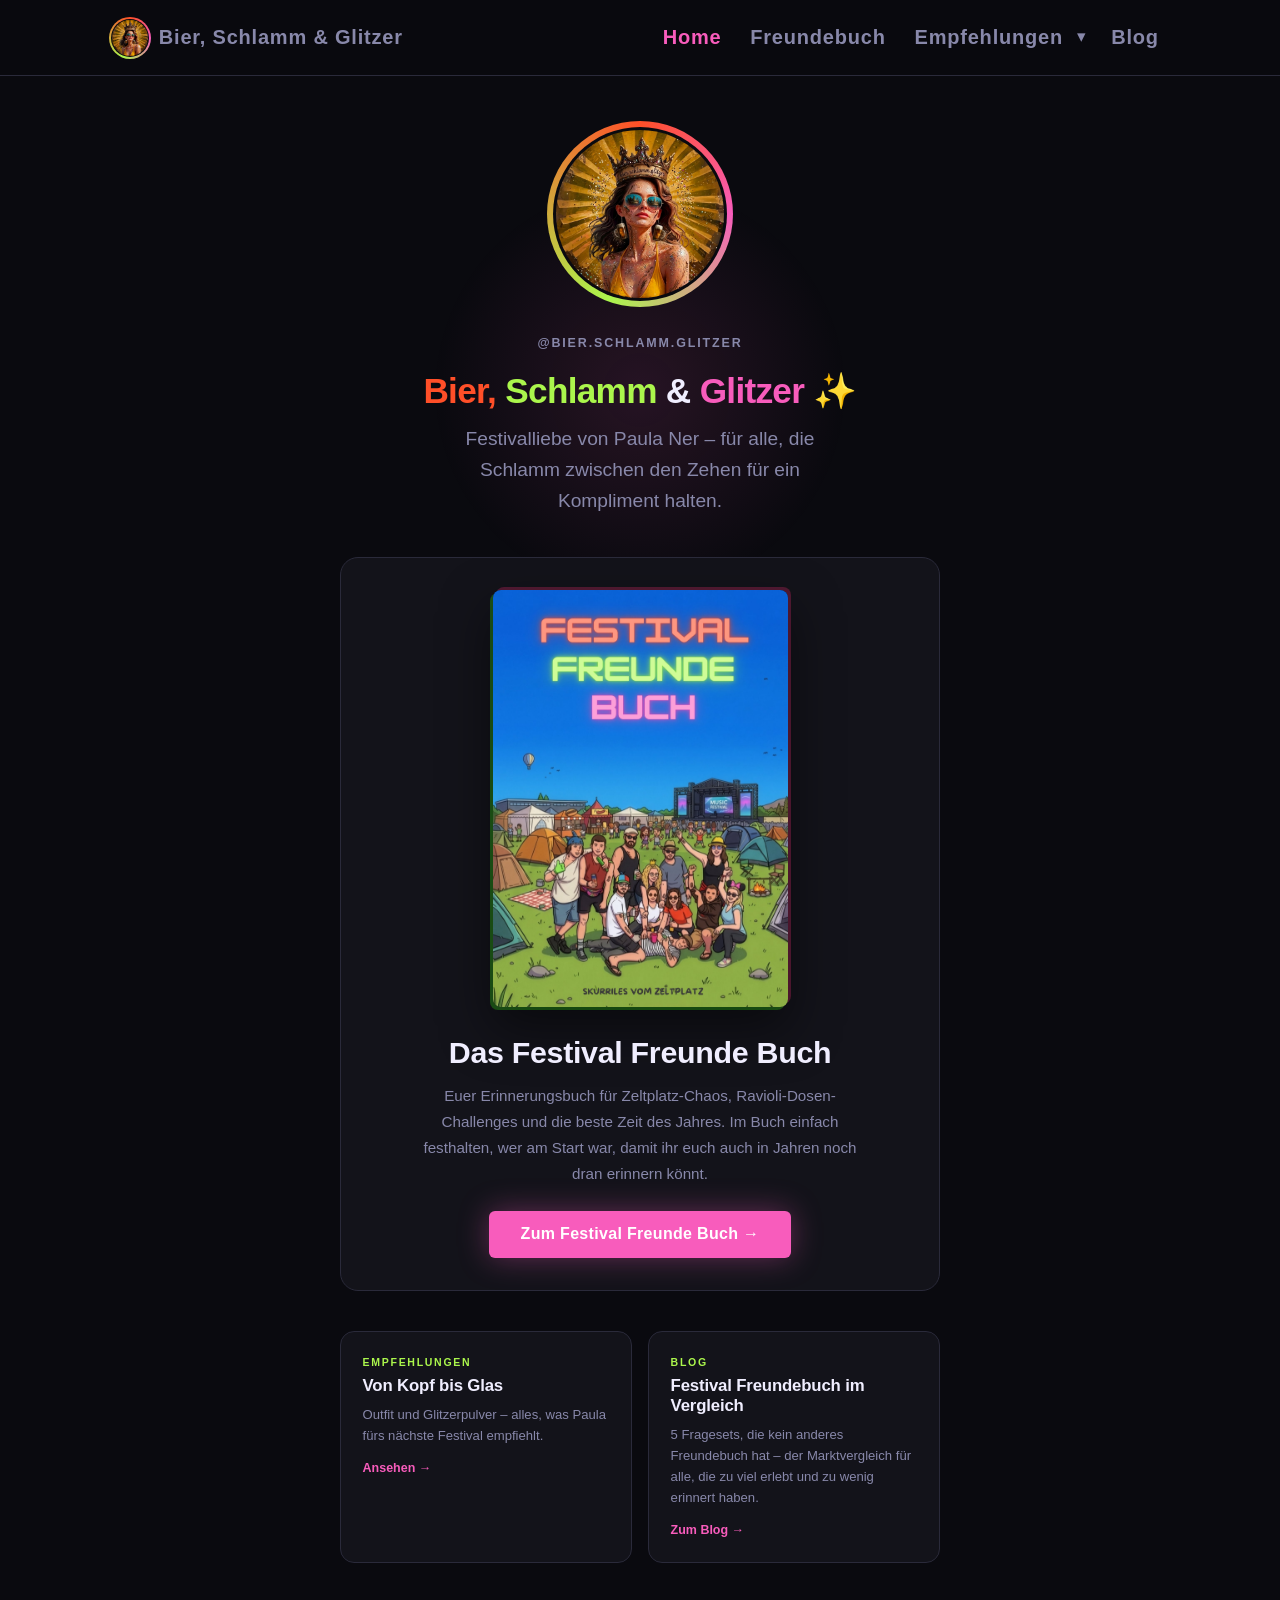
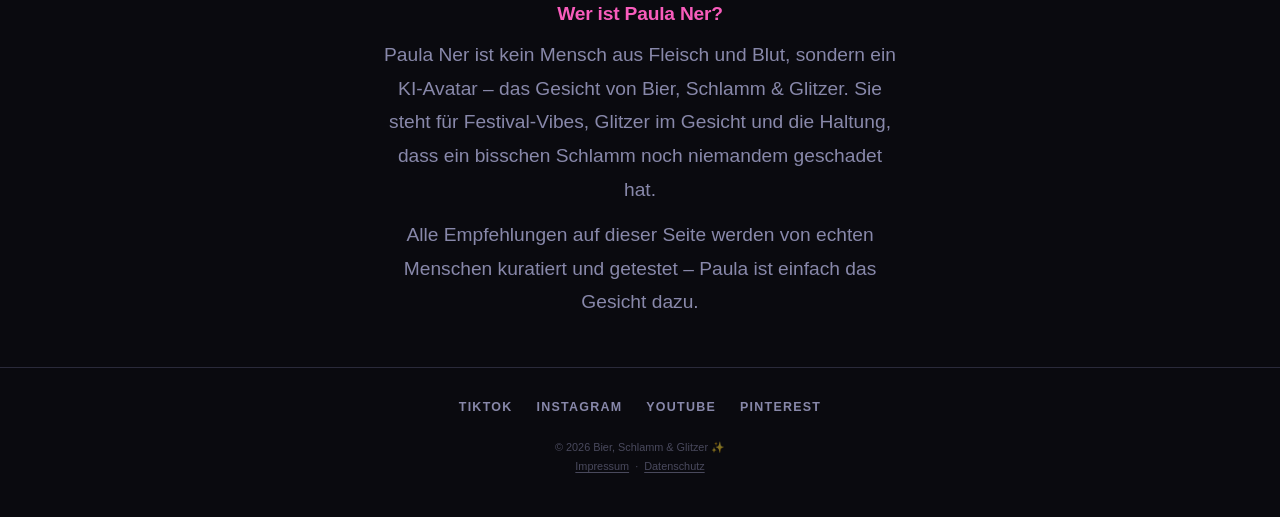
<file: index.html>
<!DOCTYPE html>
<html lang="de">
<head>
<meta charset="UTF-8">
<meta name="viewport" content="width=device-width, initial-scale=1.0">
<title>Bier, Schlamm &amp; Glitzer ✨</title>
<link rel="icon" href="/assets/favicon.ico" sizes="any">
<link rel="icon" type="image/png" sizes="32x32" href="/assets/favicon-32x32.png">
<link rel="icon" type="image/png" sizes="16x16" href="/assets/favicon-16x16.png">
<link rel="apple-touch-icon" sizes="180x180" href="/assets/apple-touch-icon.png">
<link rel="icon" type="image/png" sizes="192x192" href="/assets/favicon-192x192.png">
<meta name="description" content="Bier, Schlamm & Glitzer – Festivalliebe von Paula Ner. Festival Freunde Buch, Outfit-Empfehlungen und mehr.">
<meta property="og:title" content="Bier, Schlamm &amp; Glitzer">
<meta property="og:description" content="Festivalliebe von Paula Ner – Festival Freunde Buch, Outfit-Empfehlungen und mehr.">
<meta property="og:image" content="https://bier-schlamm-glitzer.de/paula-avatar-hero.jpg">
<script type="application/ld+json">
{
  "@context": "https://schema.org",
  "@type": "Organization",
  "name": "Bier, Schlamm & Glitzer",
  "url": "https://bier-schlamm-glitzer.de/",
  "logo": "https://bier-schlamm-glitzer.de/assets/apple-touch-icon.png",
  "description": "Festivalliebe von Paula Ner – Festival Freunde Buch, Outfit-Empfehlungen und mehr.",
  "sameAs": []
}
</script>
<!-- Cookiebot CMP -->
<script id="Cookiebot" src="https://consent.cookiebot.com/uc.js" data-cbid="ee620da7-14a8-44b0-a4f7-074a5e720215" data-blockingmode="auto" type="text/javascript"></script>
<!-- Google Analytics 4 (consent-gesteuert via Cookiebot) -->
<script async src="https://www.googletagmanager.com/gtag/js?id=G-12998GXV89"></script>
<script>
  window.dataLayer = window.dataLayer || [];
  function gtag(){dataLayer.push(arguments);}
  gtag('js', new Date());
  gtag('config', 'G-12998GXV89', { 'anonymize_ip': true });
</script>
<link rel="stylesheet" href="/assets/nav.css">
<style>
* { margin: 0; padding: 0; box-sizing: border-box; }
:root {
  --neon-pink: #f85cbc;
  --neon-green: #abf64c;
  --neon-orange: #ff4f28;
  --dark-bg: #0a0a0f;
  --dark-card: #13131a;
  --dark-border: #2a2a3a;
  --text-main: #f0eeff;
  --text-muted: #8888aa;
}
html { scroll-behavior: smooth; }
body {
  font-family: 'Trebuchet MS', 'Segoe UI', sans-serif;
  background-color: var(--dark-bg);
  color: var(--text-main);
  min-height: 100vh;
  overflow-x: hidden;
}

/* subtle radial glow behind avatar */
body::before {
  content: '';
  position: fixed;
  top: 20%;
  left: 50%;
  transform: translateX(-50%);
  width: 420px;
  height: 420px;
  background: radial-gradient(circle, rgba(248,92,188,0.12) 0%, transparent 70%);
  pointer-events: none;
  z-index: 0;
}

main {
  position: relative;
  z-index: 1;
}

/* === HERO === */
.hero {
  display: flex;
  flex-direction: column;
  align-items: center;
  text-align: center;
  padding: 3rem 1.25rem 2.5rem;
  max-width: 480px;
  margin: 0 auto;
}

/* Avatar */
.avatar-wrap {
  position: relative;
  width: 180px;
  height: 180px;
  margin-bottom: 2rem;
}

.avatar-ring {
  position: absolute;
  inset: -3px;
  border-radius: 50%;
  background: conic-gradient(
    #ff4f28 0deg,
    #f85cbc 90deg,
    #abf64c 200deg,
    #ff4f28 360deg
  );
  animation: spin 6s linear infinite;
  z-index: 0;
}

@keyframes spin {
  to { transform: rotate(360deg); }
}

.avatar-inner {
  position: absolute;
  inset: 3px;
  border-radius: 50%;
  background: var(--dark-bg);
  z-index: 1;
}

.avatar-img {
  position: absolute;
  inset: 6px;
  border-radius: 50%;
  object-fit: cover;
  object-position: center top;
  z-index: 2;
  width: calc(100% - 12px);
  height: calc(100% - 12px);
}

.handle {
  font-size: 0.78rem;
  font-weight: 700;
  letter-spacing: 0.15em;
  text-transform: uppercase;
  color: var(--text-muted);
  margin-bottom: 1.25rem;
}

.headline {
  font-size: clamp(1.6rem, 6vw, 2.2rem);
  font-weight: 900;
  line-height: 1.2;
  letter-spacing: -0.02em;
  margin-bottom: 0.75rem;
}

.headline .w1 { color: #ff4f28; }
.headline .w2 { color: #abf64c; }
.headline .w3 { color: #f85cbc; }

.claim {
  font-size: clamp(1rem, 3.5vw, 1.2rem);
  color: var(--text-muted);
  line-height: 1.6;
  max-width: 360px;
}

/* === SECTION SHARED === */
.section {
  max-width: 640px;
  margin: 0 auto;
  padding: 0 1.25rem 2.5rem;
}

/* === MAIN CTA: FREUNDEBUCH === */
.cta-main {
  display: block;
  background: var(--dark-card);
  border: 1px solid var(--dark-border);
  border-radius: 18px;
  overflow: hidden;
  text-align: center;
  text-decoration: none;
  color: inherit;
  transition: transform 0.25s ease, box-shadow 0.25s ease;
}

.cta-main:hover {
  transform: translateY(-4px);
  box-shadow: 0 24px 60px rgba(0,0,0,0.5), 0 0 50px rgba(248,92,188,0.1);
}

.cta-main .cta-img {
  /* Breite orientiert sich an der Button-Breite weiter unten in der Karte
     (siehe .cta-btn, ca. 295px bei "Zum Festival Freunde Buch →"), statt
     das Cover über die volle Kartenbreite zu croppen. */
  width: 100%;
  max-width: 295px;
  margin: 2rem auto 0;
  padding: 0;
}

.cta-main .cta-img img {
  width: 100%;
  height: auto;
  object-fit: contain;
  display: block;
  border-radius: 8px;
  box-shadow:
    -3px 3px 0 rgba(57,255,20,0.25),
    3px -3px 0 rgba(255,45,120,0.25),
    0 20px 50px rgba(0,0,0,0.5);
}

.cta-main .cta-body {
  padding: 1.75rem 1.5rem 2rem;
}

.cta-main .cta-title {
  font-size: clamp(1.4rem, 5vw, 1.9rem);
  font-weight: 900;
  letter-spacing: -0.01em;
  margin-bottom: 0.85rem;
  color: var(--text-main);
}

.cta-main .cta-desc {
  color: var(--text-muted);
  font-size: 0.95rem;
  line-height: 1.7;
  margin-bottom: 1.5rem;
  max-width: 440px;
  margin-left: auto;
  margin-right: auto;
}

.cta-btn {
  display: inline-block;
  background: var(--neon-pink);
  color: #fff;
  font-size: 1rem;
  font-weight: 800;
  text-decoration: none;
  padding: 0.9rem 2rem;
  border-radius: 6px;
  letter-spacing: 0.02em;
  transition: transform 0.2s, box-shadow 0.2s, background 0.2s, color 0.2s;
  box-shadow: 0 0 30px rgba(248,92,188,0.35);
}
.cta-btn:hover {
  background: #abf64c;
  color: #0a0a0f;
  transform: translateY(-2px) scale(1.02);
  box-shadow: 0 0 40px rgba(171,246,76,0.4);
}
.cta-btn:active { transform: scale(0.98); }

/* === SECONDARY TEASERS (Empfehlungen, Blog) === */
.teaser-row {
  display: grid;
  grid-template-columns: 1fr 1fr;
  gap: 1rem;
  max-width: 640px;
  margin: 0 auto;
  padding: 0 1.25rem 2.5rem;
}

@media (max-width: 480px) {
  .teaser-row { grid-template-columns: 1fr; }
}

.teaser-card {
  display: block;
  background: var(--dark-card);
  border: 1px solid var(--dark-border);
  border-radius: 14px;
  padding: 1.5rem 1.35rem;
  text-decoration: none;
  transition: transform 0.2s ease, box-shadow 0.2s ease, border-color 0.2s ease;
}

.teaser-card:hover {
  transform: translateY(-3px);
  border-color: var(--neon-pink);
  box-shadow: 0 16px 40px rgba(0,0,0,0.4);
}

.teaser-eyebrow {
  font-size: 0.66rem;
  font-weight: 700;
  letter-spacing: 0.16em;
  text-transform: uppercase;
  color: var(--neon-green);
  margin-bottom: 0.5rem;
}

.teaser-title {
  font-size: 1.05rem;
  font-weight: 900;
  color: var(--text-main);
  margin-bottom: 0.5rem;
  letter-spacing: -0.01em;
}

.teaser-desc {
  color: var(--text-muted);
  font-size: 0.82rem;
  line-height: 1.6;
  margin-bottom: 0.75rem;
}

.teaser-link {
  color: var(--neon-pink);
  font-size: 0.78rem;
  font-weight: 800;
}

/* === ABOUT PAULA === */
.about {
  max-width: 560px;
  margin: 0 auto;
  padding: 0 1.25rem 3rem;
  text-align: center;
}

.about-title {
  font-size: clamp(1rem, 3.5vw, 1.2rem);
  font-weight: 900;
  color: var(--neon-pink);
  margin-bottom: 0.85rem;
  letter-spacing: -0.01em;
}

.about p {
  color: var(--text-muted);
  font-size: clamp(1rem, 3.5vw, 1.2rem);
  line-height: 1.75;
}

.about p + p { margin-top: 0.75rem; }

/* === FOOTER / SOCIAL === */
footer {
  position: relative;
  z-index: 1;
  border-top: 1px solid var(--dark-border);
  padding: 2rem 1.25rem 2.5rem;
  text-align: center;
}

.social-row {
  display: flex;
  justify-content: center;
  gap: 1.5rem;
  flex-wrap: wrap;
  margin-bottom: 1.5rem;
}
.social-link {
  color: var(--text-muted);
  text-decoration: none;
  font-size: 0.78rem;
  font-weight: 700;
  letter-spacing: 0.1em;
  text-transform: uppercase;
  transition: color 0.2s;
}
.social-link:hover { color: var(--neon-pink); }

footer .legal {
  font-size: 0.68rem;
  color: var(--text-muted);
  opacity: 0.5;
  line-height: 1.8;
}
footer .legal a {
  color: var(--text-muted);
  text-decoration: underline;
  text-underline-offset: 2px;
}
footer .legal a:hover { color: var(--text-main); opacity: 1; }
</style>
</head>
<body>

<!-- SITE HEADER / NAVIGATION -->
<header class="bsg-header">
  <div class="bsg-header-inner">
    <a href="/" class="bsg-logo"><span class="bsg-logo-wrap"><span class="bsg-logo-ring"></span><span class="bsg-logo-inner"></span><img src="/paula-avatar-hero.jpg" alt="" class="bsg-logo-img" width="40" height="40" loading="eager"></span><span>Bier, Schlamm &amp; Glitzer</span></a>
    <button type="button" class="bsg-nav-toggle" id="bsgNavToggle" aria-expanded="false" aria-controls="bsgNav" aria-label="Menü öffnen">
      <span></span><span></span><span></span>
    </button>
    <nav class="bsg-nav" id="bsgNav" aria-label="Hauptnavigation">
      <a href="/" class="bsg-nav-link active" aria-current="page">Home</a>
      <a href="/festival-freunde-buch/" class="bsg-nav-link">Freundebuch</a>
      <div class="bsg-nav-dropdown" id="bsgDropdown">
        <div class="bsg-nav-dropdown-trigger">
          <a href="/empfehlungen/" class="bsg-nav-link">Empfehlungen</a>
          <button type="button" class="bsg-nav-caret" id="bsgDropdownCaret" aria-expanded="false" aria-controls="bsgDropdownMenu" aria-label="Untermenü Empfehlungen ein-/ausblenden">▾</button>
        </div>
        <div class="bsg-nav-dropdown-menu" id="bsgDropdownMenu">
          <a href="/outfit/" class="bsg-nav-sublink">Outfit</a>
          <a href="/glitzerpulver/" class="bsg-nav-sublink">Glitzerpulver</a>
        </div>
      </div>
      <a href="/blog/" class="bsg-nav-link">Blog</a>
    </nav>
  </div>
</header>

<main>

  <!-- 1: HERO -->
  <section class="hero">
    <div class="avatar-wrap" aria-hidden="true">
      <div class="avatar-ring"></div>
      <div class="avatar-inner"></div>
      <img src="/paula-avatar-hero.jpg"
           alt="Paula Ner – Bier, Schlamm & Glitzer"
           class="avatar-img"
           width="168" height="168"
           loading="eager">
    </div>

    <p class="handle">@bier.schlamm.glitzer</p>

    <h1 class="headline">
      <span class="w1">Bier,</span>
      <span class="w2">Schlamm</span>
      &amp;
      <span class="w3">Glitzer ✨</span>
    </h1>

    <p class="claim">Festivalliebe von Paula Ner – für alle, die Schlamm zwischen den Zehen für ein Kompliment halten.</p>
  </section>

  <!-- 2: FREUNDEBUCH – HAUPT-CTA -->
  <section class="section">
    <a href="/festival-freunde-buch/" class="cta-main">
      <div class="cta-img">
        <img src="/festival-freunde-buch/paula-freundebuch-cover.jpg" alt="Cover des Festival Freunde Buchs" loading="eager">
      </div>
      <div class="cta-body">
        <h2 class="cta-title">Das Festival Freunde Buch</h2>
        <p class="cta-desc">Euer Erinnerungsbuch für Zeltplatz-Chaos, Ravioli-Dosen-Challenges und die beste Zeit des Jahres. Im Buch einfach festhalten, wer am Start war, damit ihr euch auch in Jahren noch dran erinnern könnt.</p>
        <span class="cta-btn">Zum Festival Freunde Buch →</span>
      </div>
    </a>
  </section>

  <!-- 3 & 4: EMPFEHLUNGEN + BLOG TEASER -->
  <div class="teaser-row">
    <a href="/empfehlungen/" class="teaser-card">
      <p class="teaser-eyebrow">Empfehlungen</p>
      <h2 class="teaser-title">Von Kopf bis Glas</h2>
      <p class="teaser-desc">Outfit und Glitzerpulver – alles, was Paula fürs nächste Festival empfiehlt.</p>
      <span class="teaser-link">Ansehen →</span>
    </a>
    <a href="/blog/" class="teaser-card">
      <p class="teaser-eyebrow">Blog</p>
      <h2 class="teaser-title">Festival Freundebuch im Vergleich</h2>
      <p class="teaser-desc">5 Fragesets, die kein anderes Freundebuch hat – der Marktvergleich für alle, die zu viel erlebt und zu wenig erinnert haben.</p>
      <span class="teaser-link">Zum Blog →</span>
    </a>
  </div>

  <!-- 5: WER IST PAULA NER -->
  <section class="about">
    <h2 class="about-title">Wer ist Paula Ner?</h2>
    <p>Paula Ner ist kein Mensch aus Fleisch und Blut, sondern ein KI-Avatar – das Gesicht von Bier, Schlamm &amp; Glitzer. Sie steht für Festival-Vibes, Glitzer im Gesicht und die Haltung, dass ein bisschen Schlamm noch niemandem geschadet hat.</p>
    <p>Alle Empfehlungen auf dieser Seite werden von echten Menschen kuratiert und getestet – Paula ist einfach das Gesicht dazu.</p>
  </section>

</main>

<!-- 6: FOOTER / SOCIAL -->
<footer>
  <nav class="social-row" aria-label="Social Media">
    <a href="https://www.tiktok.com/@bier.schlamm.glitzer" target="_blank" rel="noopener noreferrer" class="social-link">TikTok</a>
    <a href="https://www.instagram.com/bier.schlamm.glitzer/" target="_blank" rel="noopener noreferrer" class="social-link">Instagram</a>
    <a href="https://www.youtube.com/@bier.schlamm.glitzer" target="_blank" rel="noopener noreferrer" class="social-link">YouTube</a>
    <a href="https://de.pinterest.com/bierschlammglitzer/" target="_blank" rel="noopener noreferrer" class="social-link">Pinterest</a>
  </nav>
  <p class="legal">© 2026 Bier, Schlamm &amp; Glitzer ✨</p>
  <p class="legal">
    <a href="/impressum">Impressum</a> &nbsp;·&nbsp;
    <a href="/datenschutz">Datenschutz</a>
  </p>
</footer>

<script src="/assets/nav.js" defer></script>
</body>
</html>
</file>
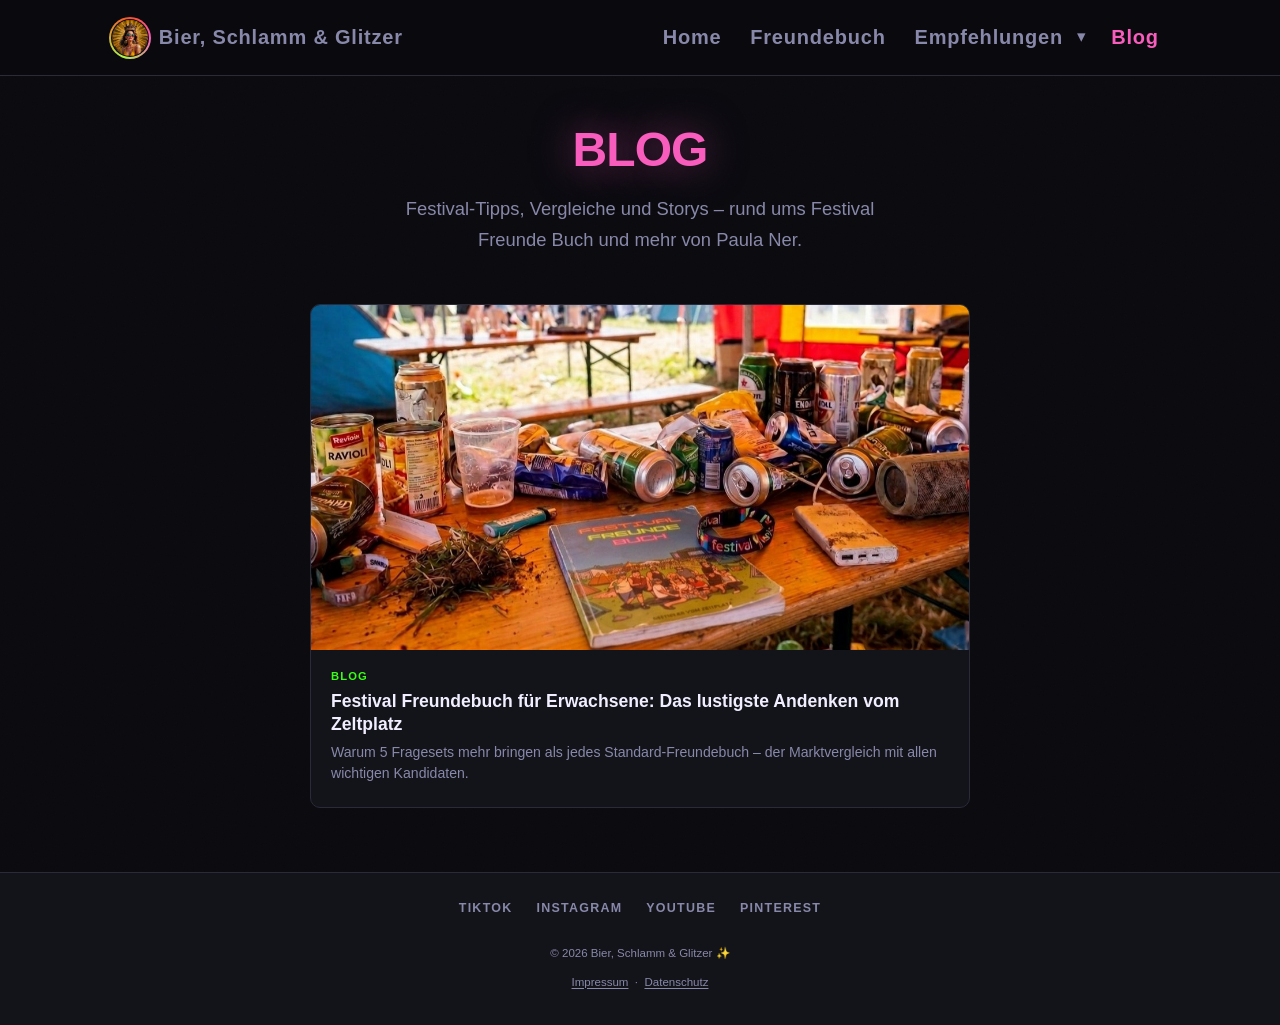
<file: blog/index.html>
<!DOCTYPE html>
<html lang="de">
<head>
<meta charset="UTF-8">
<meta name="viewport" content="width=device-width, initial-scale=1.0">
<title>Blog – Bier, Schlamm &amp; Glitzer ✨</title>
<link rel="icon" href="/assets/favicon.ico" sizes="any">
<link rel="icon" type="image/png" sizes="32x32" href="/assets/favicon-32x32.png">
<link rel="icon" type="image/png" sizes="16x16" href="/assets/favicon-16x16.png">
<link rel="apple-touch-icon" sizes="180x180" href="/assets/apple-touch-icon.png">
<link rel="icon" type="image/png" sizes="192x192" href="/assets/favicon-192x192.png">
<meta name="description" content="Der Bier, Schlamm & Glitzer Blog – Festival-Tipps, Vergleiche und Storys rund ums Festival Freunde Buch und mehr von Paula Ner.">
<meta property="og:title" content="Blog – Bier, Schlamm &amp; Glitzer">
<meta property="og:description" content="Festival-Tipps, Vergleiche und Storys rund ums Festival Freunde Buch und mehr von Paula Ner.">
<!-- Cookiebot CMP -->
<script id="Cookiebot" src="https://consent.cookiebot.com/uc.js" data-cbid="ee620da7-14a8-44b0-a4f7-074a5e720215" data-blockingmode="auto" type="text/javascript"></script>
<!-- Google Analytics 4 (consent-gesteuert via Cookiebot) -->
<script async src="https://www.googletagmanager.com/gtag/js?id=G-12998GXV89"></script>
<script>
  window.dataLayer = window.dataLayer || [];
  function gtag(){dataLayer.push(arguments);}
  gtag('js', new Date());
  gtag('config', 'G-12998GXV89', { 'anonymize_ip': true });
</script>
<link rel="stylesheet" href="/assets/nav.css">
<style>
  * { margin: 0; padding: 0; box-sizing: border-box; }

  :root {
    --neon-pink: #f85cbc;
    --neon-green: #39ff14;
    --dark-bg: #0a0a0f;
    --dark-card: #13131a;
    --dark-border: #2a2a3a;
    --text-main: #f0eeff;
    --text-muted: #8888aa;
  }

  html { scroll-behavior: smooth; }

  body {
    font-family: 'Trebuchet MS', 'Segoe UI', sans-serif;
    background-color: var(--dark-bg);
    color: var(--text-main);
    min-height: 100vh;
    overflow-x: hidden;
    display: flex;
    flex-direction: column;
  }

  body::before {
    content: '';
    position: fixed;
    inset: 0;
    background-image: url("data:image/svg+xml,%3Csvg xmlns='http://www.w3.org/2000/svg' width='300' height='300'%3E%3Cfilter id='n'%3E%3CfeTurbulence type='fractalNoise' baseFrequency='0.9' numOctaves='4' stitchTiles='stitch'/%3E%3C/filter%3E%3Crect width='300' height='300' filter='url(%23n)' opacity='0.04'/%3E%3C/svg%3E");
    pointer-events: none;
    z-index: 0;
    opacity: 0.5;
  }

  .blog-header {
    position: relative;
    z-index: 1;
    max-width: 700px;
    margin: 0 auto;
    padding: 3rem 1.25rem 1rem;
    text-align: center;
  }

  h1 {
    font-size: clamp(2.2rem, 8vw, 3rem);
    font-weight: 900;
    line-height: 1.1;
    letter-spacing: -0.02em;
    text-transform: uppercase;
    margin-bottom: 1rem;
    color: var(--neon-pink);
    text-shadow: 0 0 40px rgba(248,92,188,0.5);
  }

  .sub {
    font-size: clamp(1rem, 3vw, 1.15rem);
    color: var(--text-muted);
    line-height: 1.7;
    max-width: 480px;
    margin: 0 auto;
  }

  .article-grid {
    position: relative;
    z-index: 1;
    flex: 1;
    max-width: 700px;
    width: 100%;
    margin: 0 auto;
    padding: 2rem 1.25rem 4rem;
    display: grid;
    grid-template-columns: 1fr;
    gap: 1.5rem;
  }

  .article-card {
    display: block;
    background: var(--dark-card);
    border: 1px solid var(--dark-border);
    border-radius: 10px;
    overflow: hidden;
    text-decoration: none;
    color: inherit;
    transition: border-color 0.2s;
  }

  .article-card:hover { border-color: var(--neon-pink); }

  .article-card img {
    width: 100%;
    aspect-ratio: 1200 / 630;
    object-fit: cover;
    display: block;
  }

  .article-card-body { padding: 1.25rem 1.25rem 1.4rem; }

  .article-card-label {
    font-size: 0.7rem;
    font-weight: 700;
    letter-spacing: 0.1em;
    text-transform: uppercase;
    color: var(--neon-green);
    margin-bottom: 0.5rem;
  }

  .article-card-title {
    font-size: 1.1rem;
    font-weight: 800;
    color: var(--text-main);
    margin-bottom: 0.4rem;
    line-height: 1.3;
  }

  .article-card-desc {
    font-size: 0.88rem;
    color: var(--text-muted);
    line-height: 1.5;
  }

  footer {
    position: relative;
    z-index: 1;
    background: var(--dark-card);
    border-top: 1px solid var(--dark-border);
    padding: 1.5rem 1.25rem;
    text-align: center;
    font-size: 0.72rem;
    color: var(--text-muted);
    line-height: 1.8;
  }

  footer a {
    color: var(--text-muted);
    text-decoration: underline;
    text-underline-offset: 2px;
  }
  footer a:hover { color: var(--text-main); }
</style>
</head>
<body>

<!-- SITE HEADER / NAVIGATION -->
<header class="bsg-header">
  <div class="bsg-header-inner">
    <a href="/" class="bsg-logo"><span class="bsg-logo-wrap"><span class="bsg-logo-ring"></span><span class="bsg-logo-inner"></span><img src="/paula-avatar-hero.jpg" alt="" class="bsg-logo-img" width="40" height="40" loading="eager"></span><span>Bier, Schlamm &amp; Glitzer</span></a>
    <button type="button" class="bsg-nav-toggle" id="bsgNavToggle" aria-expanded="false" aria-controls="bsgNav" aria-label="Menü öffnen">
      <span></span><span></span><span></span>
    </button>
    <nav class="bsg-nav" id="bsgNav" aria-label="Hauptnavigation">
      <a href="/" class="bsg-nav-link">Home</a>
      <a href="/festival-freunde-buch/" class="bsg-nav-link">Freundebuch</a>
      <div class="bsg-nav-dropdown" id="bsgDropdown">
        <div class="bsg-nav-dropdown-trigger">
          <a href="/empfehlungen/" class="bsg-nav-link">Empfehlungen</a>
          <button type="button" class="bsg-nav-caret" id="bsgDropdownCaret" aria-expanded="false" aria-controls="bsgDropdownMenu" aria-label="Untermenü Empfehlungen ein-/ausblenden">▾</button>
        </div>
        <div class="bsg-nav-dropdown-menu" id="bsgDropdownMenu">
          <a href="/outfit/" class="bsg-nav-sublink">Outfit</a>
          <a href="/glitzerpulver/" class="bsg-nav-sublink">Glitzerpulver</a>
        </div>
      </div>
      <a href="/blog/" class="bsg-nav-link active" aria-current="page">Blog</a>
    </nav>
  </div>
</header>

<!-- BLOG HEADER -->
<header class="blog-header">
  <h1>Blog</h1>
  <p class="sub">Festival-Tipps, Vergleiche und Storys – rund ums Festival Freunde Buch und mehr von Paula Ner.</p>
</header>

<!-- ARTICLE GRID -->
<main class="article-grid">
  <a href="/blog/festival-freundebuch-fuer-erwachsene/" class="article-card">
    <img src="/blog/festival-freundebuch-fuer-erwachsene/festival-freundebuch-artikel-hero.jpg" alt="" loading="lazy">
    <div class="article-card-body">
      <p class="article-card-label">Blog</p>
      <p class="article-card-title">Festival Freundebuch für Erwachsene: Das lustigste Andenken vom Zeltplatz</p>
      <p class="article-card-desc">Warum 5 Fragesets mehr bringen als jedes Standard-Freundebuch – der Marktvergleich mit allen wichtigen Kandidaten.</p>
    </div>
  </a>
</main>

<!-- FOOTER -->
<footer>
  <nav style="display:flex;justify-content:center;gap:1.5rem;flex-wrap:wrap;margin-bottom:1.5rem;" aria-label="Social Media">
    <a href="https://www.tiktok.com/@bier.schlamm.glitzer" target="_blank" rel="noopener noreferrer" style="color:var(--text-muted);text-decoration:none;font-size:0.78rem;font-weight:700;letter-spacing:0.1em;text-transform:uppercase;transition:color 0.2s;" onmouseover="this.style.color='var(--neon-pink)'" onmouseout="this.style.color='var(--text-muted)'">TikTok</a>
    <a href="https://www.instagram.com/bier.schlamm.glitzer/" target="_blank" rel="noopener noreferrer" style="color:var(--text-muted);text-decoration:none;font-size:0.78rem;font-weight:700;letter-spacing:0.1em;text-transform:uppercase;transition:color 0.2s;" onmouseover="this.style.color='var(--neon-pink)'" onmouseout="this.style.color='var(--text-muted)'">Instagram</a>
    <a href="https://www.youtube.com/@bier.schlamm.glitzer" target="_blank" rel="noopener noreferrer" style="color:var(--text-muted);text-decoration:none;font-size:0.78rem;font-weight:700;letter-spacing:0.1em;text-transform:uppercase;transition:color 0.2s;" onmouseover="this.style.color='var(--neon-pink)'" onmouseout="this.style.color='var(--text-muted)'">YouTube</a>
    <a href="https://de.pinterest.com/bierschlammglitzer/" target="_blank" rel="noopener noreferrer" style="color:var(--text-muted);text-decoration:none;font-size:0.78rem;font-weight:700;letter-spacing:0.1em;text-transform:uppercase;transition:color 0.2s;" onmouseover="this.style.color='var(--neon-pink)'" onmouseout="this.style.color='var(--text-muted)'">Pinterest</a>
  </nav>
  <p style="font-size:0.72rem;color:var(--text-muted);margin-bottom:0.5rem;">© 2026 Bier, Schlamm &amp; Glitzer ✨</p>
  <p style="font-size:0.72rem;color:var(--text-muted);margin-bottom:0.5rem;">
    <a href="/impressum">Impressum</a> &nbsp;·&nbsp;
    <a href="/datenschutz">Datenschutz</a>
  </p>
</footer>

<script src="/assets/nav.js" defer></script>
</body>
</html>
</file>
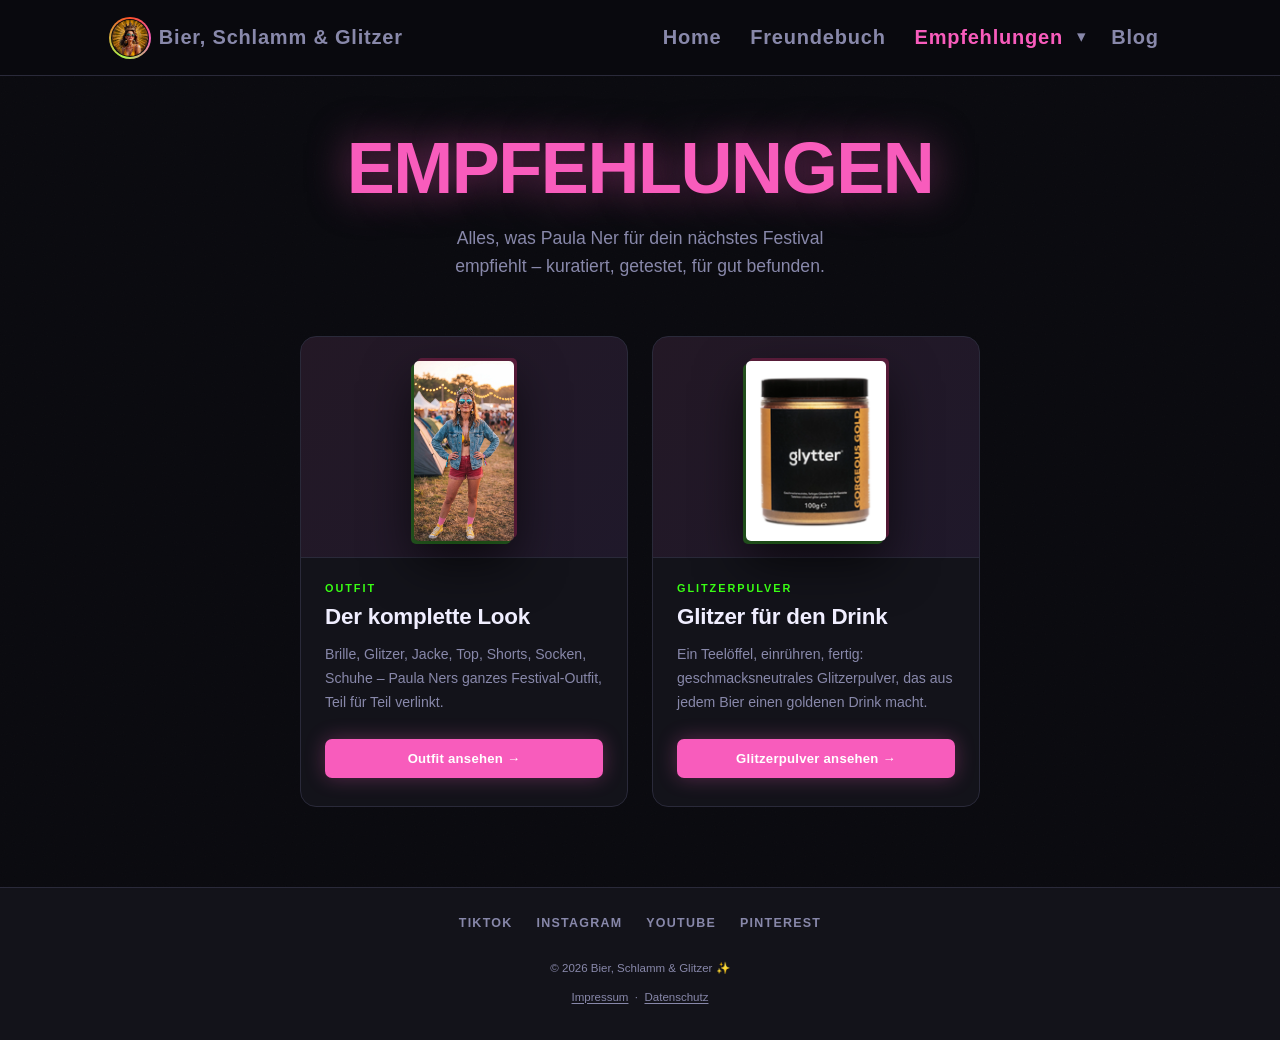
<file: empfehlungen/index.html>
<!DOCTYPE html>
<html lang="de">
<head>
<meta charset="UTF-8">
<meta name="viewport" content="width=device-width, initial-scale=1.0">
<title>Empfehlungen – Bier, Schlamm &amp; Glitzer ✨</title>
<link rel="icon" href="/assets/favicon.ico" sizes="any">
<link rel="icon" type="image/png" sizes="32x32" href="/assets/favicon-32x32.png">
<link rel="icon" type="image/png" sizes="16x16" href="/assets/favicon-16x16.png">
<link rel="apple-touch-icon" sizes="180x180" href="/assets/apple-touch-icon.png">
<link rel="icon" type="image/png" sizes="192x192" href="/assets/favicon-192x192.png">
<meta name="description" content="Paula Ners Festival-Empfehlungen: das komplette Outfit und das Glitzerpulver für deinen Drink.">
<meta property="og:title" content="Empfehlungen – Bier, Schlamm &amp; Glitzer">
<meta property="og:description" content="Paula Ners Festival-Empfehlungen auf einen Blick – Outfit und Glitzerpulver.">
<!-- Cookiebot CMP -->
<script id="Cookiebot" src="https://consent.cookiebot.com/uc.js" data-cbid="ee620da7-14a8-44b0-a4f7-074a5e720215" data-blockingmode="auto" type="text/javascript"></script>
<!-- Google Analytics 4 (consent-gesteuert via Cookiebot) -->
<script async src="https://www.googletagmanager.com/gtag/js?id=G-12998GXV89"></script>
<script>
  window.dataLayer = window.dataLayer || [];
  function gtag(){dataLayer.push(arguments);}
  gtag('js', new Date());
  gtag('config', 'G-12998GXV89', { 'anonymize_ip': true });
</script>
<link rel="stylesheet" href="/assets/nav.css">
<style>
  * { margin: 0; padding: 0; box-sizing: border-box; }

  :root {
    --neon-pink: #f85cbc;
    --neon-green: #39ff14;
    --neon-purple: #bf5fff;
    --neon-orange: #ff4f28;
    --dark-bg: #0a0a0f;
    --dark-card: #13131a;
    --dark-border: #2a2a3a;
    --text-main: #f0eeff;
    --text-muted: #8888aa;
  }

  html { scroll-behavior: smooth; }

  body {
    font-family: 'Trebuchet MS', 'Segoe UI', sans-serif;
    background-color: var(--dark-bg);
    color: var(--text-main);
    min-height: 100vh;
    overflow-x: hidden;
  }

  /* Grain overlay */
  body::before {
    content: '';
    position: fixed;
    inset: 0;
    background-image: url("data:image/svg+xml,%3Csvg xmlns='http://www.w3.org/2000/svg' width='300' height='300'%3E%3Cfilter id='n'%3E%3CfeTurbulence type='fractalNoise' baseFrequency='0.9' numOctaves='4' stitchTiles='stitch'/%3E%3C/filter%3E%3Crect width='300' height='300' filter='url(%23n)' opacity='0.04'/%3E%3C/svg%3E");
    pointer-events: none;
    z-index: 0;
    opacity: 0.5;
  }

  /* === PAGE HEADER === */
  .site-header {
    position: relative;
    z-index: 1;
    padding: 3.5rem 1.25rem 2.5rem;
    text-align: center;
    max-width: 680px;
    margin: 0 auto;
  }

  .page-title {
    font-size: clamp(2.4rem, 8vw, 4.5rem);
    font-weight: 900;
    line-height: 1;
    letter-spacing: -0.02em;
    text-transform: uppercase;
    margin-bottom: 1.25rem;
    color: var(--neon-pink);
    text-shadow: 0 0 40px rgba(248,92,188,0.5);
  }

  .page-tagline {
    font-size: clamp(0.95rem, 2.5vw, 1.1rem);
    color: var(--text-muted);
    line-height: 1.6;
    max-width: 420px;
    margin: 0 auto;
  }

  /* === RECOMMENDATION GRID === */
  .rec-grid {
    position: relative;
    z-index: 1;
    max-width: 720px;
    margin: 0 auto;
    padding: 1rem 1.25rem 5rem;
    display: grid;
    grid-template-columns: 1fr 1fr;
    gap: 1.5rem;
  }

  @media (max-width: 560px) {
    .rec-grid { grid-template-columns: 1fr; }
  }

  /* === RECOMMENDATION CARD === */
  .rec-card {
    background: var(--dark-card);
    border: 1px solid var(--dark-border);
    border-radius: 16px;
    overflow: hidden;
    display: flex;
    flex-direction: column;
    transition: transform 0.25s ease, box-shadow 0.25s ease;
  }

  .rec-card:hover {
    transform: translateY(-4px);
    box-shadow:
      0 24px 60px rgba(0,0,0,0.5),
      0 0 40px rgba(248,92,188,0.08);
  }

  .rec-img {
    display: flex;
    justify-content: center;
    align-items: center;
    padding: 1.5rem 1.5rem 1rem;
    background: linear-gradient(135deg, rgba(248,92,188,0.07) 0%, rgba(191,95,255,0.07) 100%);
    border-bottom: 1px solid var(--dark-border);
  }

  .rec-img img {
    max-height: 180px;
    width: auto;
    max-width: 100%;
    border-radius: 5px;
    box-shadow:
      -3px 3px 0 rgba(57,255,20,0.25),
      3px -3px 0 rgba(255,45,120,0.25),
      0 20px 50px rgba(0,0,0,0.65);
    transition: transform 0.3s ease;
  }

  .rec-card:hover .rec-img img { transform: scale(1.06); }

  .rec-body {
    padding: 1.5rem 1.5rem 1.75rem;
    display: flex;
    flex-direction: column;
    flex: 1;
  }

  .rec-eyebrow {
    font-size: 0.68rem;
    font-weight: 700;
    letter-spacing: 0.18em;
    text-transform: uppercase;
    color: var(--neon-green);
    margin-bottom: 0.6rem;
  }

  .rec-title {
    font-size: clamp(1.15rem, 4vw, 1.4rem);
    font-weight: 900;
    color: var(--text-main);
    margin-bottom: 0.75rem;
    letter-spacing: -0.01em;
    line-height: 1.2;
  }

  .rec-desc {
    color: var(--text-muted);
    font-size: 0.88rem;
    line-height: 1.7;
    margin-bottom: 1.5rem;
    flex: 1;
  }

  .btn {
    display: block;
    font-size: 0.82rem;
    font-weight: 800;
    text-decoration: none;
    padding: 0.75rem 1rem;
    border-radius: 7px;
    letter-spacing: 0.02em;
    transition: transform 0.2s ease, box-shadow 0.2s ease, background 0.2s ease, color 0.2s ease;
    text-align: center;
    width: 100%;
  }

  .btn-primary {
    background: var(--neon-pink);
    color: #fff;
    box-shadow: 0 0 20px rgba(248,92,188,0.3);
  }

  .btn-primary:hover {
    background: #abf64c;
    color: #0a0a0f;
    box-shadow: 0 0 30px rgba(171,246,76,0.4);
    transform: translateY(-2px);
  }

  /* === FOOTER === */
  footer {
    position: relative;
    z-index: 1;
    background: var(--dark-card);
    border-top: 1px solid var(--dark-border);
    padding: 1.5rem 1.25rem;
    text-align: center;
    font-size: 0.72rem;
    color: var(--text-muted);
    line-height: 1.8;
  }

  footer a {
    color: var(--text-muted);
    text-decoration: underline;
    text-underline-offset: 2px;
  }
  footer a:hover { color: var(--text-main); }
</style>
</head>
<body>

<!-- SITE HEADER / NAVIGATION -->
<header class="bsg-header">
  <div class="bsg-header-inner">
    <a href="/" class="bsg-logo"><span class="bsg-logo-wrap"><span class="bsg-logo-ring"></span><span class="bsg-logo-inner"></span><img src="/paula-avatar-hero.jpg" alt="" class="bsg-logo-img" width="40" height="40" loading="eager"></span><span>Bier, Schlamm &amp; Glitzer</span></a>
    <button type="button" class="bsg-nav-toggle" id="bsgNavToggle" aria-expanded="false" aria-controls="bsgNav" aria-label="Menü öffnen">
      <span></span><span></span><span></span>
    </button>
    <nav class="bsg-nav" id="bsgNav" aria-label="Hauptnavigation">
      <a href="/" class="bsg-nav-link">Home</a>
      <a href="/festival-freunde-buch/" class="bsg-nav-link">Freundebuch</a>
      <div class="bsg-nav-dropdown" id="bsgDropdown">
        <div class="bsg-nav-dropdown-trigger">
          <a href="/empfehlungen/" class="bsg-nav-link active" aria-current="page">Empfehlungen</a>
          <button type="button" class="bsg-nav-caret" id="bsgDropdownCaret" aria-expanded="false" aria-controls="bsgDropdownMenu" aria-label="Untermenü Empfehlungen ein-/ausblenden">▾</button>
        </div>
        <div class="bsg-nav-dropdown-menu" id="bsgDropdownMenu">
          <a href="/outfit/" class="bsg-nav-sublink">Outfit</a>
          <a href="/glitzerpulver/" class="bsg-nav-sublink">Glitzerpulver</a>
        </div>
      </div>
      <a href="/blog/" class="bsg-nav-link">Blog</a>
    </nav>
  </div>
</header>

<!-- PAGE HEADER -->
<header class="site-header">
  <h1 class="page-title">Empfehlungen</h1>
  <p class="page-tagline">Alles, was Paula Ner für dein nächstes Festival empfiehlt – kuratiert, getestet, für gut befunden.</p>
</header>

<!-- RECOMMENDATION GRID -->
<main class="rec-grid" aria-label="Empfehlungen">

  <!-- Outfit -->
  <article class="rec-card" aria-label="Festival Outfit">
    <div class="rec-img">
      <img src="/outfit/paula-ner-outfit.webp" alt="Paula Ner im kompletten Festival-Outfit" loading="lazy">
    </div>
    <div class="rec-body">
      <p class="rec-eyebrow">Outfit</p>
      <h2 class="rec-title">Der komplette Look</h2>
      <p class="rec-desc">Brille, Glitzer, Jacke, Top, Shorts, Socken, Schuhe – Paula Ners ganzes Festival-Outfit, Teil für Teil verlinkt.</p>
      <a href="/outfit/" class="btn btn-primary">Outfit ansehen →</a>
    </div>
  </article>

  <!-- Glitzerpulver -->
  <article class="rec-card" aria-label="Glitzerpulver">
    <div class="rec-img">
      <img src="/glitzerpulver/glitzerpulver-produkt.png" alt="glytter Glitzerpulver – Goldenes Glitzerpulver für Getränke" loading="lazy" width="305" height="305">
    </div>
    <div class="rec-body">
      <p class="rec-eyebrow">Glitzerpulver</p>
      <h2 class="rec-title">Glitzer für den Drink</h2>
      <p class="rec-desc">Ein Teelöffel, einrühren, fertig: geschmacksneutrales Glitzerpulver, das aus jedem Bier einen goldenen Drink macht.</p>
      <a href="/glitzerpulver/" class="btn btn-primary">Glitzerpulver ansehen →</a>
    </div>
  </article>

</main>

<!-- FOOTER -->
<footer>
  <nav style="display:flex;justify-content:center;gap:1.5rem;flex-wrap:wrap;margin-bottom:1.5rem;" aria-label="Social Media">
    <a href="https://www.tiktok.com/@bier.schlamm.glitzer" target="_blank" rel="noopener noreferrer" style="color:var(--text-muted);text-decoration:none;font-size:0.78rem;font-weight:700;letter-spacing:0.1em;text-transform:uppercase;transition:color 0.2s;" onmouseover="this.style.color='var(--neon-pink)'" onmouseout="this.style.color='var(--text-muted)'">TikTok</a>
    <a href="https://www.instagram.com/bier.schlamm.glitzer/" target="_blank" rel="noopener noreferrer" style="color:var(--text-muted);text-decoration:none;font-size:0.78rem;font-weight:700;letter-spacing:0.1em;text-transform:uppercase;transition:color 0.2s;" onmouseover="this.style.color='var(--neon-pink)'" onmouseout="this.style.color='var(--text-muted)'">Instagram</a>
    <a href="https://www.youtube.com/@bier.schlamm.glitzer" target="_blank" rel="noopener noreferrer" style="color:var(--text-muted);text-decoration:none;font-size:0.78rem;font-weight:700;letter-spacing:0.1em;text-transform:uppercase;transition:color 0.2s;" onmouseover="this.style.color='var(--neon-pink)'" onmouseout="this.style.color='var(--text-muted)'">YouTube</a>
    <a href="https://de.pinterest.com/bierschlammglitzer/" target="_blank" rel="noopener noreferrer" style="color:var(--text-muted);text-decoration:none;font-size:0.78rem;font-weight:700;letter-spacing:0.1em;text-transform:uppercase;transition:color 0.2s;" onmouseover="this.style.color='var(--neon-pink)'" onmouseout="this.style.color='var(--text-muted)'">Pinterest</a>
  </nav>
  <p style="font-size:0.72rem;color:var(--text-muted);margin-bottom:0.5rem;">© 2026 Bier, Schlamm &amp; Glitzer ✨</p>
  <p style="font-size:0.72rem;color:var(--text-muted);margin-bottom:0.5rem;">
    <a href="/impressum">Impressum</a> &nbsp;·&nbsp;
    <a href="/datenschutz">Datenschutz</a>
  </p>
</footer>

<script src="/assets/nav.js" defer></script>
</body>
</html>
</file>
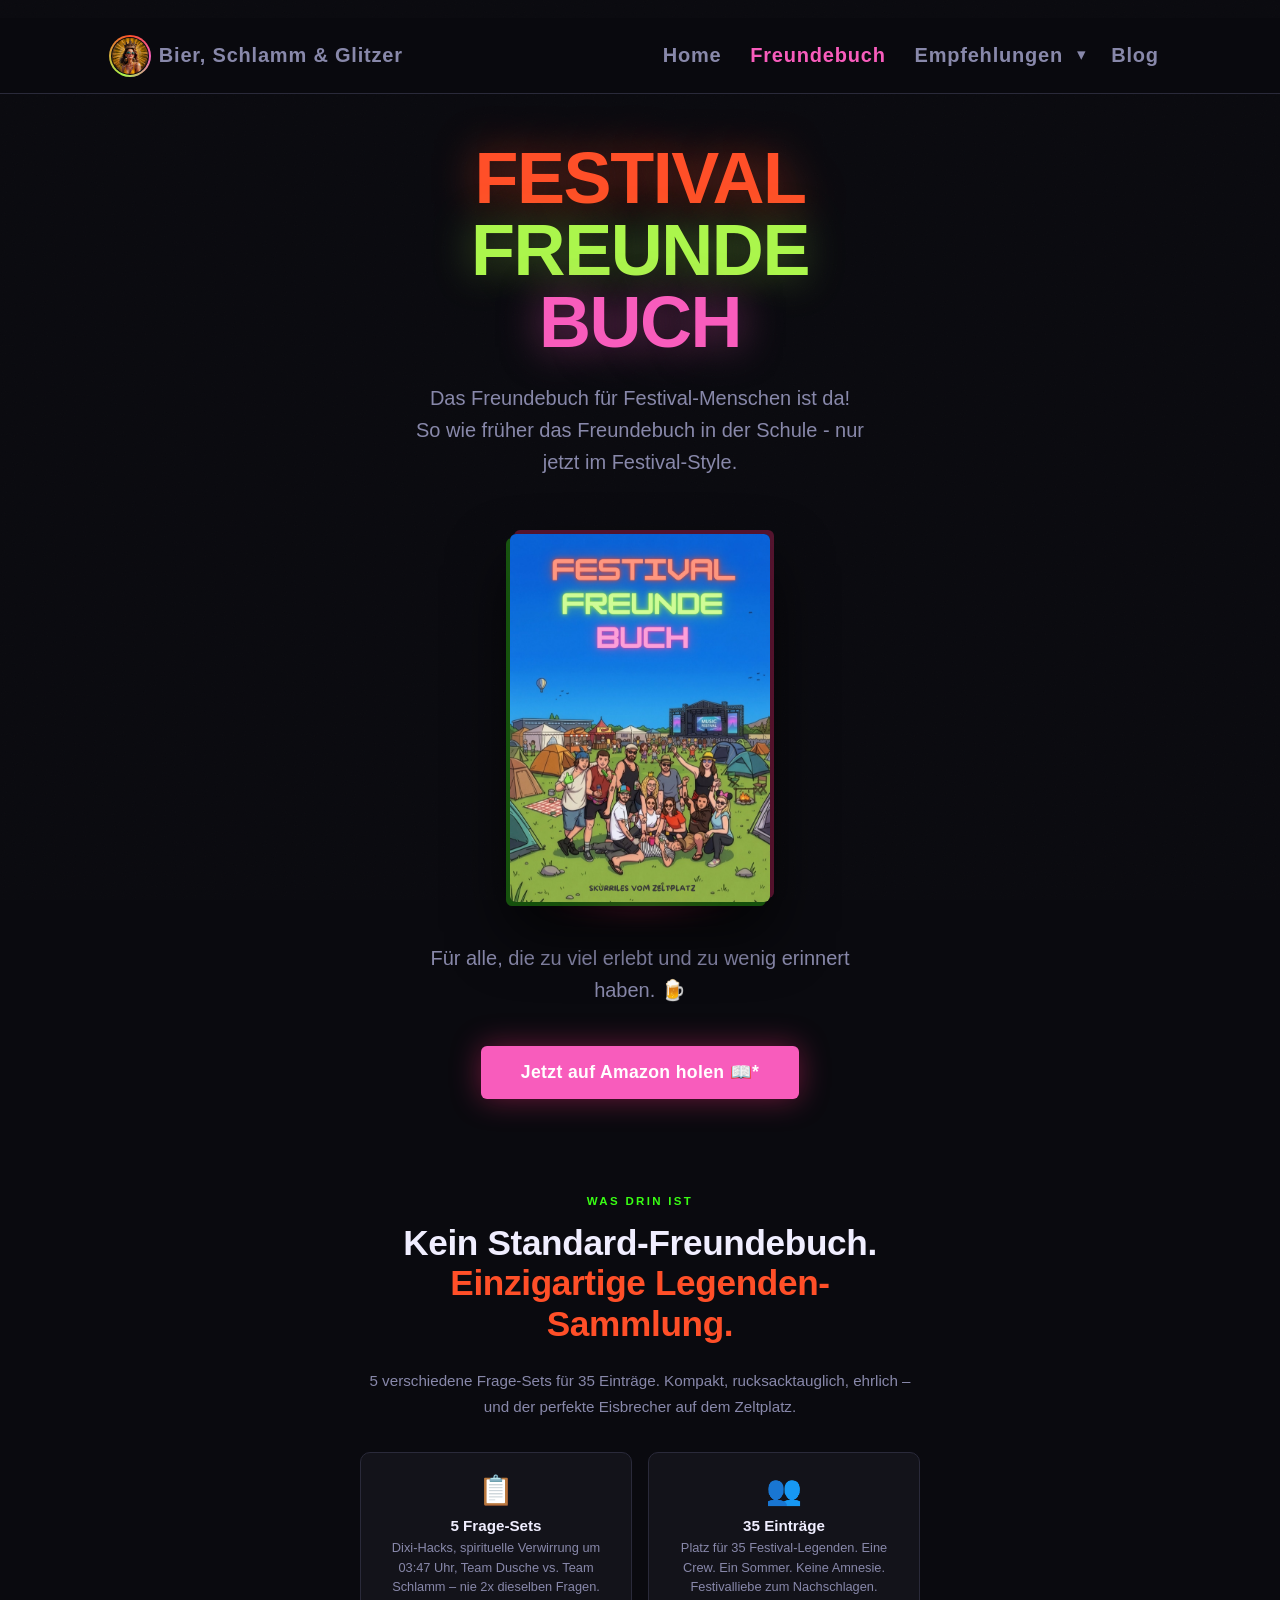
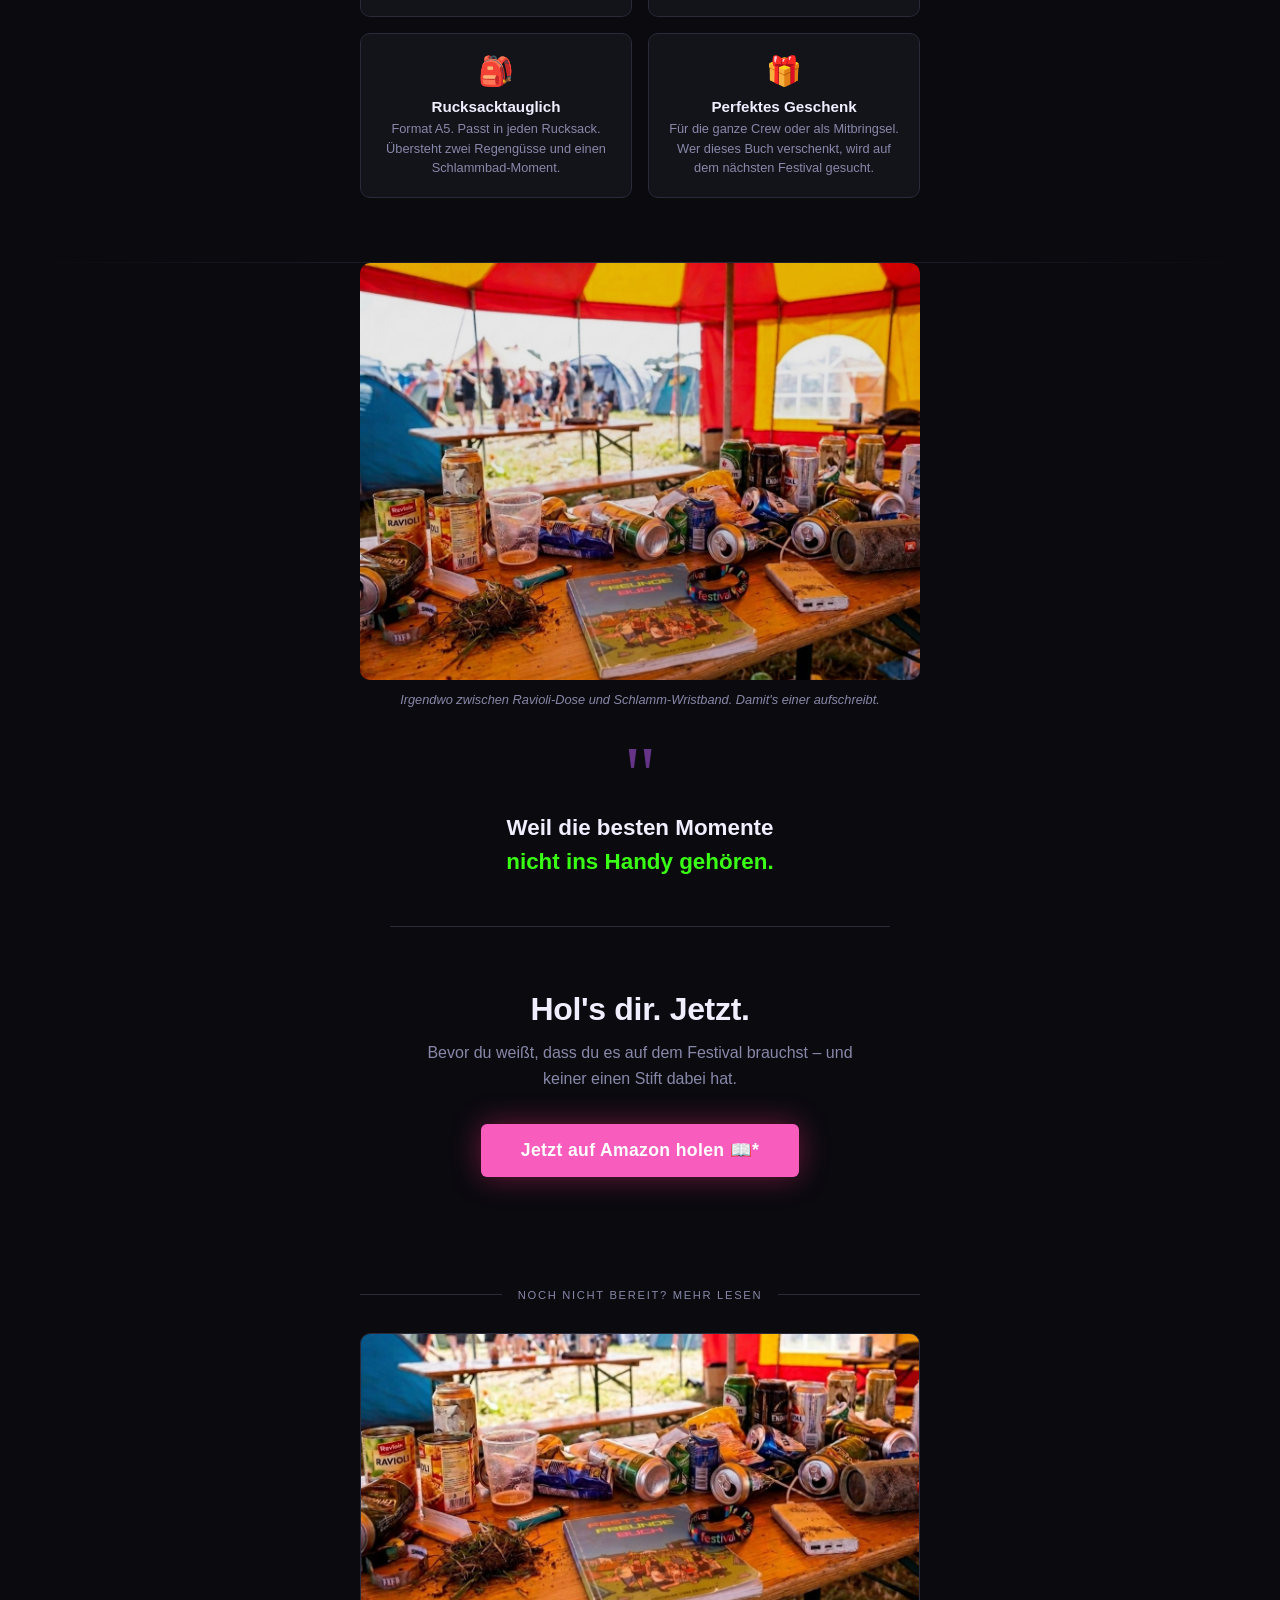
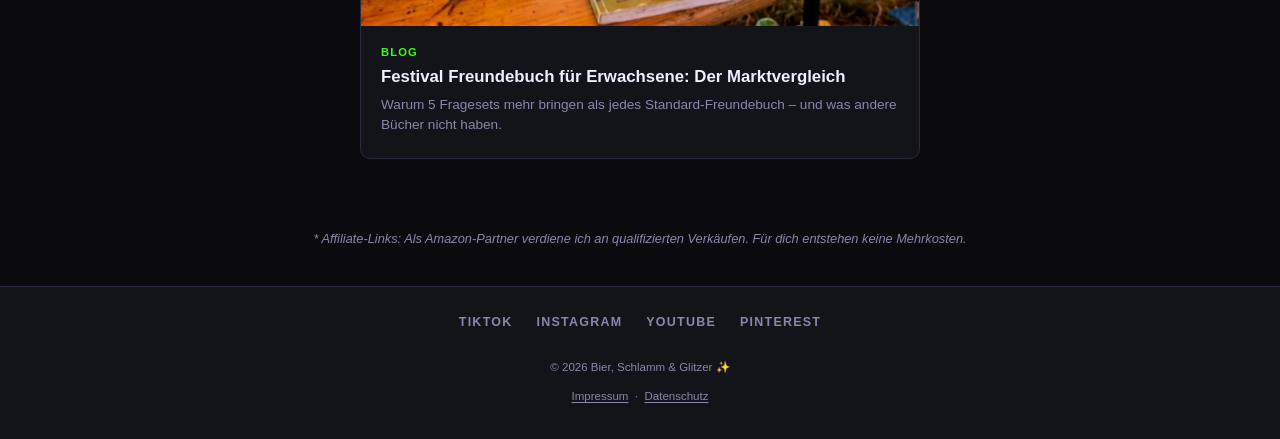
<file: festival-freunde-buch/index.html>
﻿﻿<!DOCTYPE html>
<html lang="de">
<head>
<meta charset="UTF-8">
<meta name="viewport" content="width=device-width, initial-scale=1.0">
<title>Festival Freunde Buch – Bier, Schlamm & Glitzer ✨</title>
<link rel="icon" href="/assets/favicon.ico" sizes="any">
<link rel="icon" type="image/png" sizes="32x32" href="/assets/favicon-32x32.png">
<link rel="icon" type="image/png" sizes="16x16" href="/assets/favicon-16x16.png">
<link rel="apple-touch-icon" sizes="180x180" href="/assets/apple-touch-icon.png">
<link rel="icon" type="image/png" sizes="192x192" href="/assets/favicon-192x192.png">
<meta name="description" content="Das Festival Freunde Buch – 35 Einträge, 5 Frage-Sets, kein Standard-Bullshit. Für alle, die zu viel erlebt und zu wenig erinnert haben.">
<meta property="og:title" content="Festival Freunde Buch">
<meta property="og:description" content="Kein Standard-Freundebuch. 35 Festival-Legenden. 5 Frage-Sets. Rucksacktauglich.">
<meta property="og:image" content="https://bier-schlamm-glitzer.de/festival-freunde-buch/paula-freundebuch-cover.jpg">
<!-- Cookiebot CMP -->
<script id="Cookiebot" src="https://consent.cookiebot.com/uc.js" data-cbid="ee620da7-14a8-44b0-a4f7-074a5e720215" data-blockingmode="auto" type="text/javascript"></script>
<!-- Google Analytics 4 (consent-gesteuert via Cookiebot) -->
<script async src="https://www.googletagmanager.com/gtag/js?id=G-12998GXV89"></script>
<script>
  window.dataLayer = window.dataLayer || [];
  function gtag(){dataLayer.push(arguments);}
  gtag('js', new Date());
  gtag('config', 'G-12998GXV89', { 'anonymize_ip': true });
</script>
<link rel="stylesheet" href="/assets/nav.css">
<style>
  * { margin: 0; padding: 0; box-sizing: border-box; }

  :root {
    --neon-pink: #f85cbc;
    --neon-green: #39ff14;
    --neon-purple: #bf5fff;
    --dark-bg: #0a0a0f;
    --dark-card: #13131a;
    --dark-border: #2a2a3a;
    --text-main: #f0eeff;
    --text-muted: #8888aa;
  }

  html { scroll-behavior: smooth; }

  body {
    font-family: 'Trebuchet MS', 'Segoe UI', sans-serif;
    background-color: var(--dark-bg);
    color: var(--text-main);
    min-height: 100vh;
    overflow-x: hidden;
  }

  /* Grain overlay */
  body::before {
    content: '';
    position: fixed;
    inset: 0;
    background-image: url("data:image/svg+xml,%3Csvg xmlns='http://www.w3.org/2000/svg' width='300' height='300'%3E%3Cfilter id='n'%3E%3CfeTurbulence type='fractalNoise' baseFrequency='0.9' numOctaves='4' stitchTiles='stitch'/%3E%3C/filter%3E%3Crect width='300' height='300' filter='url(%23n)' opacity='0.04'/%3E%3C/svg%3E");
    pointer-events: none;
    z-index: 0;
    opacity: 0.5;
  }

  /* === HERO === */
  .hero {
    position: relative;
    z-index: 1;
    min-height: 100dvh;
    display: flex;
    flex-direction: column;
    align-items: center;
    justify-content: center;
    padding: 3rem 1.25rem 2rem;
    text-align: center;
  }

  .hero-title {
    font-size: clamp(2.4rem, 8vw, 4.5rem);
    font-weight: 900;
    line-height: 1;
    letter-spacing: -0.02em;
    margin-bottom: 1.5rem;
  }

  .hero-title .line1 {
    display: block;
    color: var(--neon-pink);
    text-shadow: 0 0 40px rgba(255,45,120,0.5);
  }

  .hero-title .line2 {
    display: block;
    color: var(--neon-green);
    text-shadow: 0 0 40px rgba(57,255,20,0.4);
  }

  .hero-title .line3 {
    display: block;
    color: var(--neon-purple);
    text-shadow: 0 0 40px rgba(191,95,255,0.5);
  }

  .hero-sub {
    font-size: clamp(1rem, 3vw, 1.25rem);
    color: var(--text-muted);
    max-width: 480px;
    line-height: 1.6;
    margin-bottom: 2.5rem;
  }

  .hero-tagline {
    font-size: clamp(1rem, 3vw, 1.25rem);
    color: var(--text-muted);
    max-width: 480px;
    line-height: 1.6;
    margin-bottom: 1.5rem;
    text-align: center;
  }

  /* Book cover */
  .book-wrap {
    position: relative;
    margin: 2rem 0 2.5rem;
    max-width: 260px;
    width: 100%;
  }

  .book-wrap::after {
    content: '';
    position: absolute;
    bottom: -20px;
    left: 50%;
    transform: translateX(-50%);
    width: 80%;
    height: 40px;
    background: radial-gradient(ellipse, rgba(255,45,120,0.4) 0%, transparent 70%);
    filter: blur(10px);
    z-index: -1;
  }

  .book-cover {
    width: 100%;
    border-radius: 6px;
    box-shadow:
      -4px 4px 0 rgba(57,255,20,0.3),
      4px -4px 0 rgba(255,45,120,0.3),
      0 30px 60px rgba(0,0,0,0.7);
    transition: transform 0.3s ease, box-shadow 0.3s ease;
    display: block;
  }

  .book-cover:hover {
    transform: scale(1.03) rotate(-1deg);
    box-shadow:
      -6px 6px 0 rgba(57,255,20,0.4),
      6px -6px 0 rgba(255,45,120,0.4),
      0 40px 80px rgba(0,0,0,0.8);
  }

  /* CTA Button */
  .cta-btn {
    display: inline-block;
    background: var(--neon-pink);
    color: #fff;
    font-size: 1.1rem;
    font-weight: 800;
    text-decoration: none;
    padding: 1rem 2.5rem;
    border-radius: 6px;
    letter-spacing: 0.02em;
    transition: transform 0.2s ease, box-shadow 0.2s ease, background 0.2s ease;
    box-shadow: 0 0 30px rgba(255,45,120,0.4);
    position: relative;
    z-index: 1;
  }

  .cta-btn:hover {
    transform: translateY(-2px) scale(1.02);
    box-shadow: 0 0 50px rgba(171,246,76,0.5);
    background: #abf64c;
    color: #0a0a0f;
  }

  .cta-btn:active {
    transform: scale(0.98);
  }

  .affiliate-note {
    font-size: 0.7rem;
    color: var(--text-muted);
    margin-top: 0.75rem;
    opacity: 0.7;
  }

  /* Arrow scroll hint */
  .scroll-hint {
    position: absolute;
    bottom: 1.5rem;
    left: 50%;
    transform: translateX(-50%);
    color: var(--text-muted);
    font-size: 1.5rem;
    animation: bounce 2s infinite;
    opacity: 0.5;
  }

  @keyframes bounce {
    0%, 100% { transform: translateX(-50%) translateY(0); }
    50% { transform: translateX(-50%) translateY(8px); }
  }

  /* === FEATURES === */
  .section {
    position: relative;
    z-index: 1;
    padding: 4rem 1.25rem;
    max-width: 600px;
    margin: 0 auto;
  }

  .section-label {
    font-size: 0.72rem;
    font-weight: 700;
    letter-spacing: 0.2em;
    text-transform: uppercase;
    color: var(--neon-green);
    margin-bottom: 1rem;
    text-align: center;
  }

  .section-headline {
    font-size: clamp(1.6rem, 5vw, 2.2rem);
    font-weight: 900;
    line-height: 1.15;
    margin-bottom: 1.5rem;
    letter-spacing: -0.01em;
    text-align: center;
  }

  .section-headline em {
    font-style: normal;
    color: #ff4f28;
  }

  /* Features grid */
  .features {
    display: grid;
    grid-template-columns: 1fr;
    gap: 1rem;
    margin-top: 2rem;
  }

  @media (min-width: 480px) {
    .features { grid-template-columns: 1fr 1fr; }
  }

  .feature-card {
    background: var(--dark-card);
    border: 1px solid var(--dark-border);
    border-radius: 10px;
    padding: 1.25rem 1rem;
    text-align: center;
  }

  .feature-icon {
    font-size: 1.8rem;
    margin-bottom: 0.6rem;
    display: block;
  }

  .feature-title {
    font-size: 0.95rem;
    font-weight: 700;
    color: var(--text-main);
    margin-bottom: 0.3rem;
  }

  .feature-desc {
    font-size: 0.8rem;
    color: var(--text-muted);
    line-height: 1.5;
  }

  /* Lifestyle image */
  .lifestyle-wrap {
    position: relative;
    z-index: 1;
    width: 100%;
    max-width: 600px;
    margin: 0 auto;
    padding: 0 1.25rem;
  }

  .lifestyle-img {
    width: 100%;
    border-radius: 10px;
    display: block;
    opacity: 0.9;
  }

  .lifestyle-caption {
    text-align: center;
    font-size: 0.8rem;
    color: var(--text-muted);
    margin-top: 0.75rem;
    font-style: italic;
  }

  /* Pull quote */
  .quote-section {
    position: relative;
    z-index: 1;
    padding: 3rem 1.25rem;
    max-width: 500px;
    margin: 0 auto;
    text-align: center;
  }

  .quote-mark {
    font-size: 5rem;
    line-height: 0.5;
    color: var(--neon-purple);
    opacity: 0.5;
    font-family: Georgia, serif;
    display: block;
    margin-bottom: 1rem;
  }

  .quote-text {
    font-size: clamp(1.1rem, 3.5vw, 1.4rem);
    font-weight: 700;
    line-height: 1.5;
    color: var(--text-main);
  }

  .quote-text span {
    color: var(--neon-green);
  }

  /* Final CTA section */
  .final-cta {
    position: relative;
    z-index: 1;
    padding: 4rem 1.25rem 5rem;
    text-align: center;
    border-top: 1px solid var(--dark-border);
    max-width: 500px;
    margin: 0 auto;
  }

  .final-cta h2 {
    font-size: clamp(1.5rem, 5vw, 2rem);
    font-weight: 900;
    margin-bottom: 0.75rem;
    letter-spacing: -0.01em;
  }

  .final-cta p {
    color: var(--text-muted);
    margin-bottom: 2rem;
    font-size: 1rem;
    line-height: 1.6;
  }

  /* Social links */
  .social-row {
    display: flex;
    justify-content: center;
    gap: 1.25rem;
    margin-top: 2.5rem;
    flex-wrap: wrap;
  }

  .social-link {
    color: var(--text-muted);
    text-decoration: none;
    font-size: 0.8rem;
    font-weight: 600;
    letter-spacing: 0.05em;
    transition: color 0.2s;
    display: flex;
    align-items: center;
    gap: 0.4rem;
  }

  .social-link:hover { color: var(--neon-pink); }

  /* Footer */
  footer {
    position: relative;
    z-index: 1;
    background: var(--dark-card);
    border-top: 1px solid var(--dark-border);
    padding: 1.5rem 1.25rem;
    text-align: center;
    font-size: 0.72rem;
    color: var(--text-muted);
    line-height: 1.8;
  }

  footer a {
    color: var(--text-muted);
    text-decoration: underline;
    text-underline-offset: 2px;
  }

  footer a:hover { color: var(--text-main); }

  /* Separator */
  .sep {
    height: 1px;
    background: linear-gradient(90deg, transparent, var(--dark-border), transparent);
    margin: 0 1.25rem;
    position: relative;
    z-index: 1;
  }

  /* Divider line with text */
  .divider {
    display: flex;
    align-items: center;
    gap: 1rem;
    margin: 2rem 0;
    position: relative;
    z-index: 1;
    padding: 0 1.25rem;
    max-width: 600px;
    margin-left: auto;
    margin-right: auto;
  }

  .divider::before, .divider::after {
    content: '';
    flex: 1;
    height: 1px;
    background: var(--dark-border);
  }

  .divider span {
    font-size: 0.7rem;
    letter-spacing: 0.15em;
    text-transform: uppercase;
    color: var(--text-muted);
  }

  /* Cookie banner */
  #cookie-banner {
    position: fixed;
    bottom: 0;
    left: 0;
    right: 0;
    background: #1a1a2e;
    border-top: 3px solid #f85cbc;
    padding: 1rem 1.25rem;
    z-index: 1000;
    display: flex;
    flex-direction: column;
    align-items: center;
    gap: 0.75rem;
    font-size: 0.78rem;
    color: #9999cc;
    line-height: 1.5;
    text-align: center;
  }

  #cookie-banner.hidden { display: none; }

  .cookie-actions {
    display: flex;
    gap: 0.75rem;
    flex-wrap: wrap;
    justify-content: center;
  }

  .btn-accept {
    background: #f85cbc;
    color: #fff;
    border: 2px solid #f85cbc;
    padding: 0.55rem 1.5rem;
    border-radius: 999px;
    font-weight: 700;
    font-size: 0.85rem;
    cursor: pointer;
    transition: background 0.2s, border-color 0.2s, color 0.2s;
  }

  .btn-accept:hover {
    background: #abf64c;
    border-color: #abf64c;
    color: #0a0a0f;
  }

  .btn-decline {
    background: transparent;
    color: #9999cc;
    border: 2px solid #9999cc;
    padding: 0.55rem 1.5rem;
    border-radius: 999px;
    font-weight: 600;
    font-size: 0.85rem;
    cursor: pointer;
    transition: background 0.2s, border-color 0.2s, color 0.2s;
  }

  .btn-decline:hover {
    background: #abf64c;
    border-color: #abf64c;
    color: #0a0a0f;
  }

</style>
</head>
<body>
<!-- SITE HEADER / NAVIGATION -->
<header class="bsg-header">
  <div class="bsg-header-inner">
    <a href="/" class="bsg-logo"><span class="bsg-logo-wrap"><span class="bsg-logo-ring"></span><span class="bsg-logo-inner"></span><img src="/paula-avatar-hero.jpg" alt="" class="bsg-logo-img" width="40" height="40" loading="eager"></span><span>Bier, Schlamm &amp; Glitzer</span></a>
    <button type="button" class="bsg-nav-toggle" id="bsgNavToggle" aria-expanded="false" aria-controls="bsgNav" aria-label="Menü öffnen">
      <span></span><span></span><span></span>
    </button>
    <nav class="bsg-nav" id="bsgNav" aria-label="Hauptnavigation">
      <a href="/" class="bsg-nav-link">Home</a>
      <a href="/festival-freunde-buch/" class="bsg-nav-link active" aria-current="page">Freundebuch</a>
      <div class="bsg-nav-dropdown" id="bsgDropdown">
        <div class="bsg-nav-dropdown-trigger">
          <a href="/empfehlungen/" class="bsg-nav-link">Empfehlungen</a>
          <button type="button" class="bsg-nav-caret" id="bsgDropdownCaret" aria-expanded="false" aria-controls="bsgDropdownMenu" aria-label="Untermenü Empfehlungen ein-/ausblenden">▾</button>
        </div>
        <div class="bsg-nav-dropdown-menu" id="bsgDropdownMenu">
          <a href="/outfit/" class="bsg-nav-sublink">Outfit</a>
          <a href="/glitzerpulver/" class="bsg-nav-sublink">Glitzerpulver</a>
        </div>
      </div>
      <a href="/blog/" class="bsg-nav-link">Blog</a>
    </nav>
  </div>
</header>


<!-- HERO -->
<section class="hero">
  <h1 class="hero-title">
    <span class="line1" style="color:#ff4f28;text-shadow:0 0 40px rgba(255,79,40,0.5)">FESTIVAL</span>
    <span class="line2" style="color:#abf64c;text-shadow:0 0 40px rgba(171,246,76,0.4)">FREUNDE</span>
    <span class="line3" style="color:#f85cbc;text-shadow:0 0 40px rgba(248,92,188,0.5)">BUCH</span>
  </h1>

  <p class="hero-tagline">Das Freundebuch für Festival-Menschen ist da!<br>So wie früher das Freundebuch in der Schule - nur jetzt im Festival-Style.</p>

  <a href="https://www.amazon.de/dp/B0FMNJXW3Y?&linkCode=ll2&tag=bierschlammglitzer-21&linkId=6c2a58b543f287fef548668de4ba5ad1&ref_=as_li_ss_tl" target="_blank" rel="sponsored nofollow noopener" class="book-wrap" aria-label="Festival Freunde Buch auf Amazon ansehen">
    <img src="/festival-freunde-buch/paula-freundebuch-cover.jpg" alt="Festival Freunde Buch Cover" class="book-cover" width="260" loading="eager">
  </a>

  <p class="hero-sub">
    Für alle, die zu viel erlebt und zu wenig erinnert haben.&nbsp;🍺
  </p>

  <a href="https://www.amazon.de/dp/B0FMNJXW3Y?&linkCode=ll2&tag=bierschlammglitzer-21&linkId=6c2a58b543f287fef548668de4ba5ad1&ref_=as_li_ss_tl" target="_blank" rel="sponsored nofollow noopener" class="cta-btn">
    Jetzt auf Amazon holen 📖*
  </a>

</section>

<!-- FEATURES -->
<section class="section" aria-labelledby="features-headline">
  <p class="section-label">Was drin ist</p>
  <h2 class="section-headline" id="features-headline">
    Kein Standard-Freundebuch.<br><em>Einzigartige Legenden-Sammlung.</em>
  </h2>
  <p style="color: var(--text-muted); line-height: 1.7; font-size: 0.95rem; text-align: center;">
    5 verschiedene Frage-Sets für 35 Einträge. Kompakt, rucksacktauglich, ehrlich – und der perfekte Eisbrecher auf dem Zeltplatz.
  </p>

  <div class="features" role="list">
    <div class="feature-card" role="listitem">
      <span class="feature-icon" aria-hidden="true">📋</span>
      <p class="feature-title">5 Frage-Sets</p>
      <p class="feature-desc">Dixi-Hacks, spirituelle Verwirrung um 03:47 Uhr, Team Dusche vs. Team Schlamm – nie 2x dieselben Fragen.</p>
    </div>
    <div class="feature-card" role="listitem">
      <span class="feature-icon" aria-hidden="true">👥</span>
      <p class="feature-title">35 Einträge</p>
      <p class="feature-desc">Platz für 35 Festival-Legenden. Eine Crew. Ein Sommer. Keine Amnesie. Festivalliebe zum Nachschlagen.</p>
    </div>
    <div class="feature-card" role="listitem">
      <span class="feature-icon" aria-hidden="true">🎒</span>
      <p class="feature-title">Rucksacktauglich</p>
      <p class="feature-desc">Format A5. Passt in jeden Rucksack. Übersteht zwei Regengüsse und einen Schlammbad-Moment.</p>
    </div>
    <div class="feature-card" role="listitem">
      <span class="feature-icon" aria-hidden="true">🎁</span>
      <p class="feature-title">Perfektes Geschenk</p>
      <p class="feature-desc">Für die ganze Crew oder als Mitbringsel. Wer dieses Buch verschenkt, wird auf dem nächsten Festival gesucht.</p>
    </div>
  </div>
</section>

<div class="sep"></div>

<!-- LIFESTYLE IMAGE -->
<div class="lifestyle-wrap">
  <img src="/festival-freunde-buch/festival-freunde-buch-lifestyle.jpg" alt="Festival Freunde Buch liegt auf einem Biertisch zwischen Dosen und Festivalbändern" class="lifestyle-img" loading="lazy" width="600">
  <p class="lifestyle-caption">Irgendwo zwischen Ravioli-Dose und Schlamm-Wristband. Damit's einer aufschreibt.</p>
</div>

<!-- QUOTE -->
<div class="quote-section" aria-label="Kernbotschaft">
  <span class="quote-mark" aria-hidden="true">"</span>
  <p class="quote-text">
    Weil die besten Momente<br>
    <span>nicht ins Handy gehören.</span>
  </p>
</div>

<!-- FINAL CTA -->
<section class="final-cta" aria-labelledby="cta-headline">
  <h2 id="cta-headline">Hol's dir. Jetzt.</h2>
  <p>Bevor du weißt, dass du es auf dem Festival brauchst – und keiner einen Stift dabei hat.</p>
  <a href="https://www.amazon.de/dp/B0FMNJXW3Y?&linkCode=ll2&tag=bierschlammglitzer-21&linkId=6c2a58b543f287fef548668de4ba5ad1&ref_=as_li_ss_tl" target="_blank" rel="sponsored nofollow noopener" class="cta-btn">
    Jetzt auf Amazon holen 📖*
  </a>

  <!-- Social -->
  </section>

<!-- BLOG BACKLINK -->
<div class="divider"><span>Noch nicht bereit? Mehr lesen</span></div>
<div class="lifestyle-wrap" style="margin-bottom:2.5rem;">
  <a href="/blog/festival-freundebuch-fuer-erwachsene/" style="display:block;background:var(--dark-card);border:1px solid var(--dark-border);border-radius:10px;overflow:hidden;text-decoration:none;color:inherit;transition:border-color 0.2s;" onmouseover="this.style.borderColor='#f85cbc'" onmouseout="this.style.borderColor='var(--dark-border)'">
    <img src="/blog/festival-freundebuch-fuer-erwachsene/festival-freundebuch-artikel-hero.jpg" alt="" style="width:100%;aspect-ratio:1200/630;object-fit:cover;object-position:center 45%;display:block;" loading="lazy">
    <div style="padding:1.25rem 1.25rem 1.4rem;">
      <p style="font-size:0.7rem;font-weight:700;letter-spacing:0.1em;text-transform:uppercase;color:var(--neon-green);margin-bottom:0.5rem;">Blog</p>
      <p style="font-size:1.05rem;font-weight:800;color:var(--text-main);margin-bottom:0.4rem;line-height:1.3;">Festival Freundebuch für Erwachsene: Der Marktvergleich</p>
      <p style="font-size:0.85rem;color:var(--text-muted);line-height:1.5;">Warum 5 Fragesets mehr bringen als jedes Standard-Freundebuch – und was andere Bücher nicht haben.</p>
    </div>
  </a>
</div>

<!-- FOOTER -->
<p style="text-align:center;font-size:0.8rem;color:var(--text-muted);font-style:italic;margin:0;padding:2rem 1rem 2.5rem;">* Affiliate-Links: Als Amazon-Partner verdiene ich an qualifizierten Verkäufen. Für dich entstehen keine Mehrkosten.</p>
  <footer>
    <nav style="display:flex;justify-content:center;gap:1.5rem;flex-wrap:wrap;margin-bottom:1.5rem;" aria-label="Social Media">
      <a href="https://www.tiktok.com/@bier.schlamm.glitzer" target="_blank" rel="noopener noreferrer" style="color:var(--text-muted);text-decoration:none;font-size:0.78rem;font-weight:700;letter-spacing:0.1em;text-transform:uppercase;transition:color 0.2s;" onmouseover="this.style.color='var(--neon-pink)'" onmouseout="this.style.color='var(--text-muted)'">TikTok</a>
      <a href="https://www.instagram.com/bier.schlamm.glitzer/" target="_blank" rel="noopener noreferrer" style="color:var(--text-muted);text-decoration:none;font-size:0.78rem;font-weight:700;letter-spacing:0.1em;text-transform:uppercase;transition:color 0.2s;" onmouseover="this.style.color='var(--neon-pink)'" onmouseout="this.style.color='var(--text-muted)'">Instagram</a>
      <a href="https://www.youtube.com/@bier.schlamm.glitzer" target="_blank" rel="noopener noreferrer" style="color:var(--text-muted);text-decoration:none;font-size:0.78rem;font-weight:700;letter-spacing:0.1em;text-transform:uppercase;transition:color 0.2s;" onmouseover="this.style.color='var(--neon-pink)'" onmouseout="this.style.color='var(--text-muted)'">YouTube</a>
      <a href="https://de.pinterest.com/bierschlammglitzer/" target="_blank" rel="noopener noreferrer" style="color:var(--text-muted);text-decoration:none;font-size:0.78rem;font-weight:700;letter-spacing:0.1em;text-transform:uppercase;transition:color 0.2s;" onmouseover="this.style.color='var(--neon-pink)'" onmouseout="this.style.color='var(--text-muted)'">Pinterest</a>
    </nav>
    <p style="font-size:0.72rem;color:var(--text-muted);margin-bottom:0.5rem;">© 2026 Bier, Schlamm &amp; Glitzer ✨</p>
    <p style="font-size:0.72rem;color:var(--text-muted);margin-bottom:0.5rem;">
      <a href="/impressum" style="color:var(--text-muted);">Impressum</a> &nbsp;·&nbsp;
      <a href="/datenschutz" style="color:var(--text-muted);">Datenschutz</a>
    </p>
  </footer>

<script src="/assets/nav.js" defer></script>
</body>
</html>
</file>
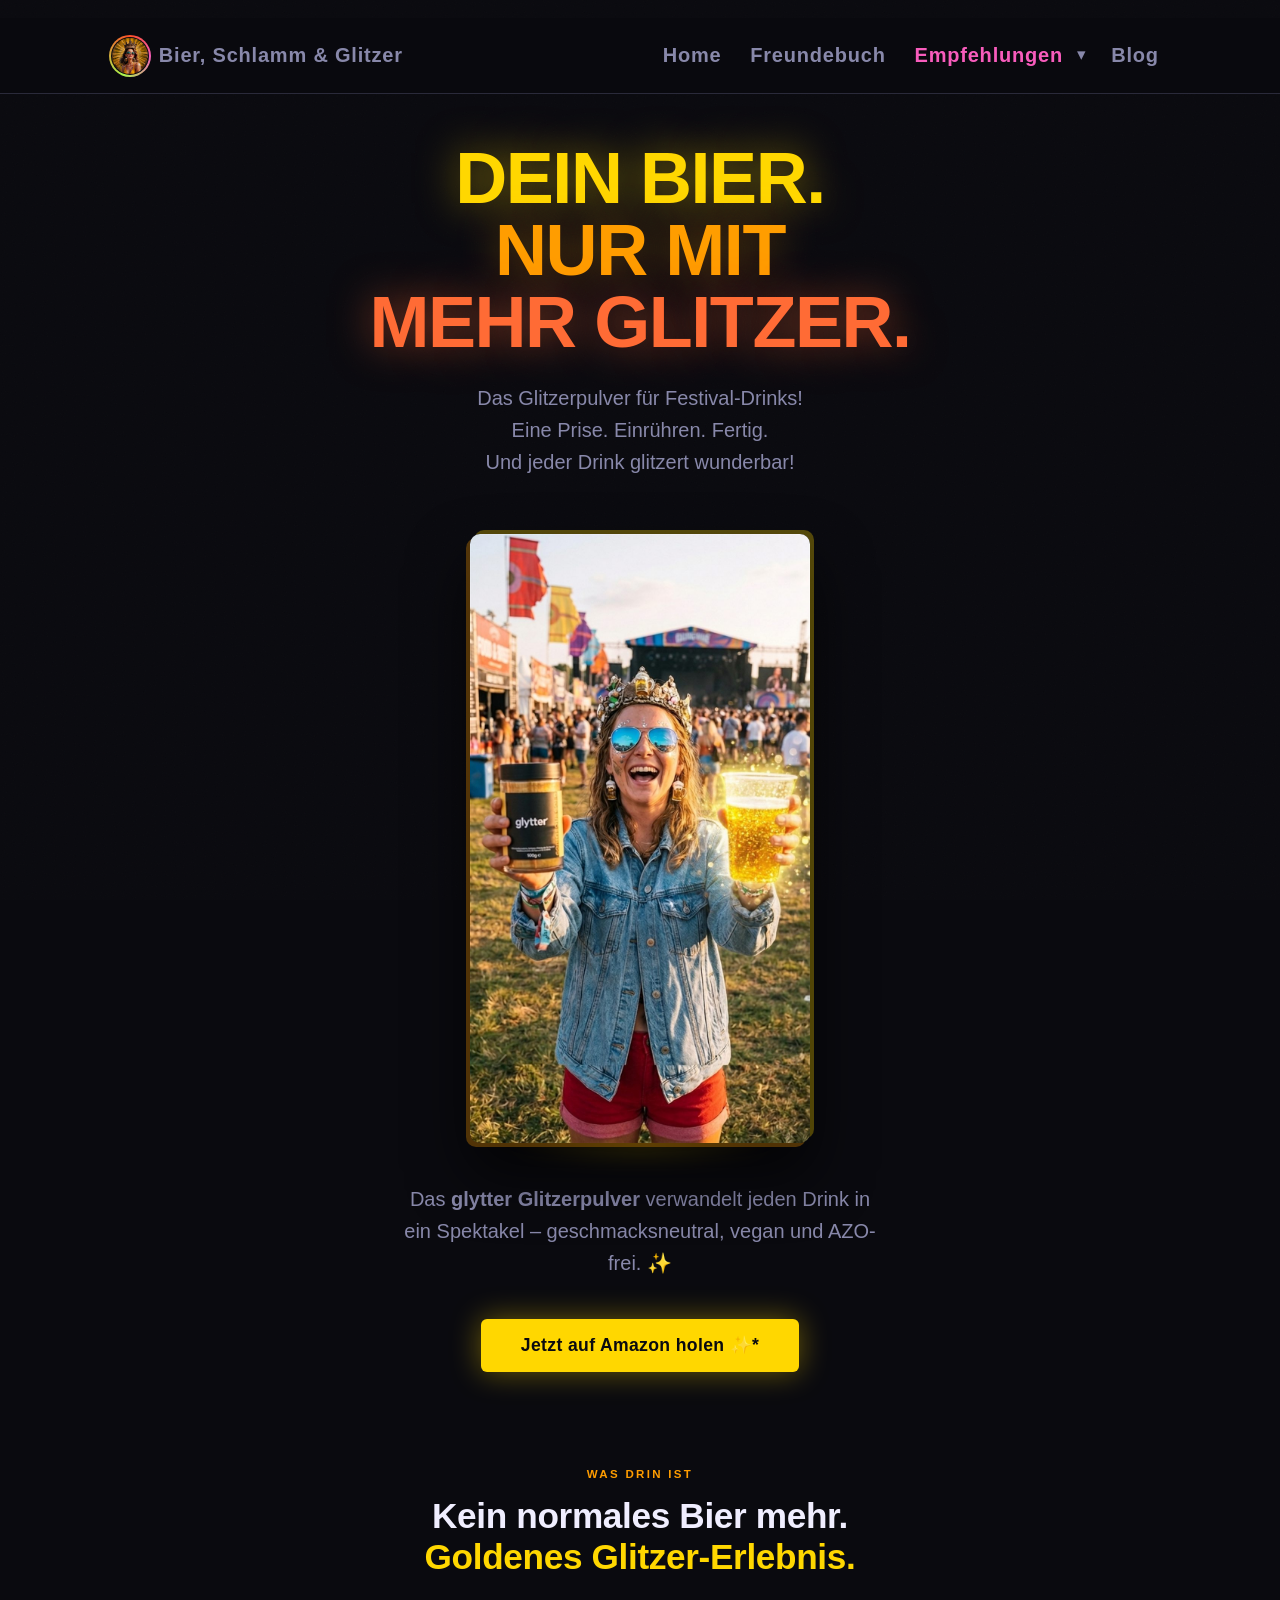
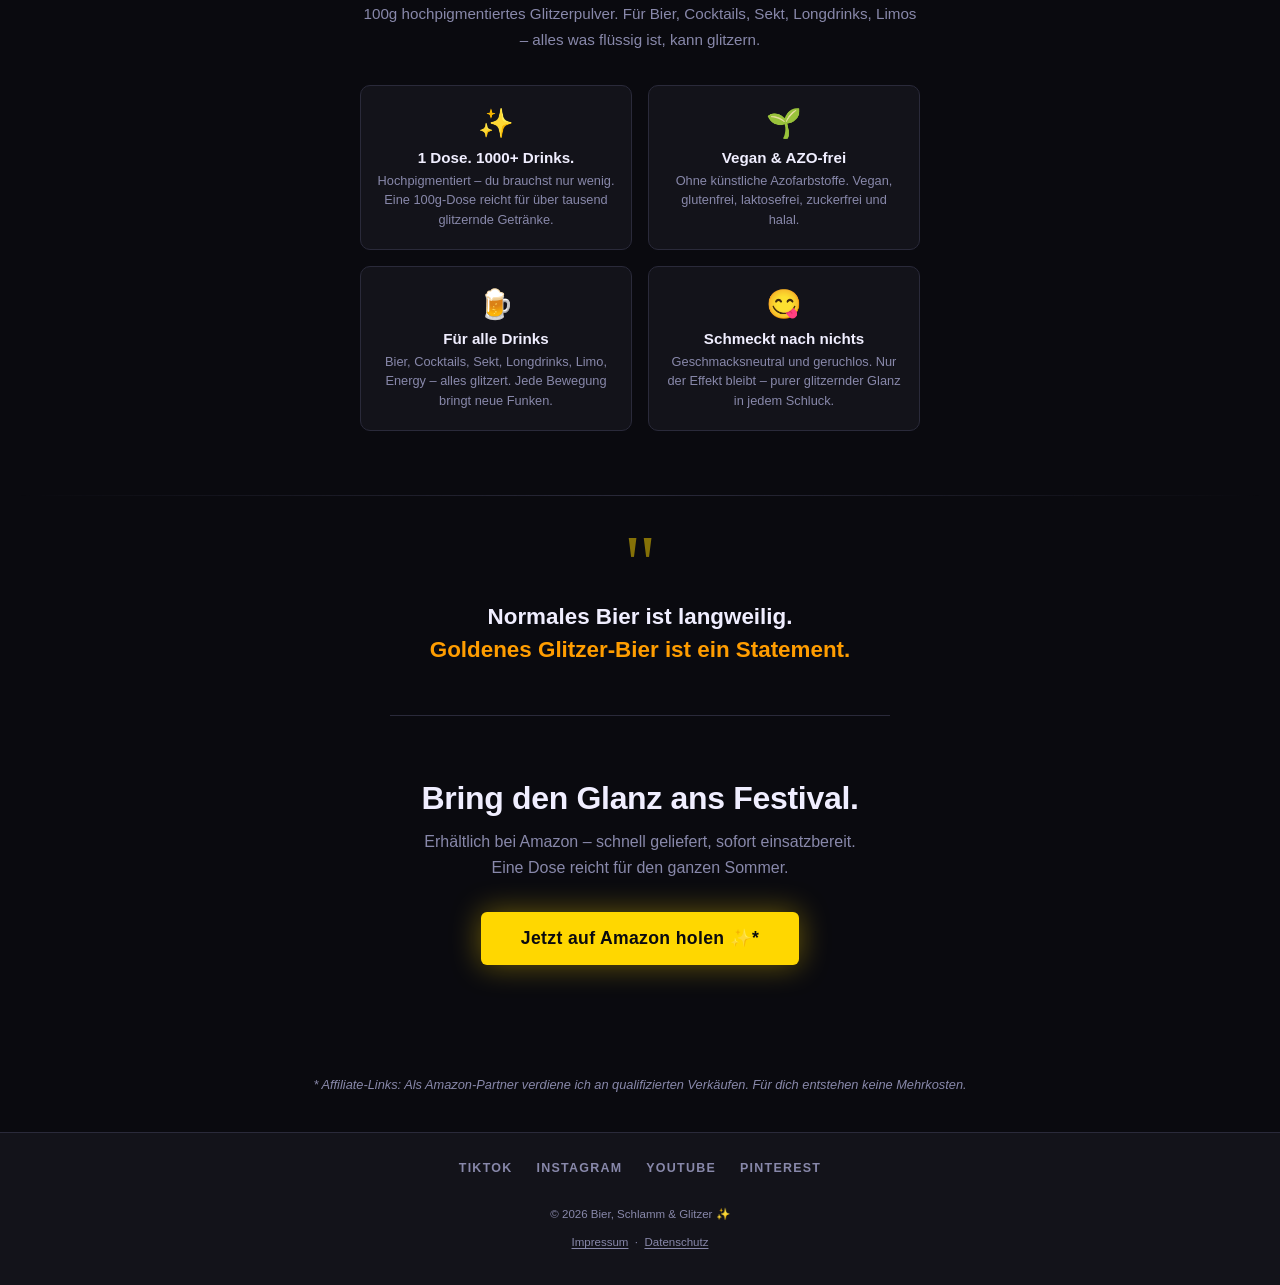
<file: glitzerpulver/index.html>
﻿﻿﻿<!DOCTYPE html>
<html lang="de">
<head>
<meta charset="UTF-8">
<meta name="viewport" content="width=device-width, initial-scale=1.0">
<title>Glitzerpulver für Getränke – Bier, Schlamm & Glitzer ✨</title>
<link rel="icon" href="/assets/favicon.ico" sizes="any">
<link rel="icon" type="image/png" sizes="32x32" href="/assets/favicon-32x32.png">
<link rel="icon" type="image/png" sizes="16x16" href="/assets/favicon-16x16.png">
<link rel="apple-touch-icon" sizes="180x180" href="/assets/apple-touch-icon.png">
<link rel="icon" type="image/png" sizes="192x192" href="/assets/favicon-192x192.png">
<meta name="description" content="Goldenes Glitzerpulver für dein Festival-Bier. Vegan, geschmacksneutral, AZO-frei. 1 Dose = über 1000 glitzernde Drinks.">
<meta property="og:title" content="Glitzerpulver – Bier, Schlamm & Glitzer">
<meta property="og:description" content="Goldenes Glitzerpulver für Bier, Cocktails & Co. Vegan, geschmacksneutral. 1 Dose = 1000+ Drinks.">
<meta property="og:image" content="https://bier-schlamm-glitzer.de/glitzerpulver/paula-glitzerpulver.jpg">
<!-- Cookiebot CMP -->
<script id="Cookiebot" src="https://consent.cookiebot.com/uc.js" data-cbid="ee620da7-14a8-44b0-a4f7-074a5e720215" data-blockingmode="auto" type="text/javascript"></script>
<!-- Google Analytics 4 (consent-gesteuert via Cookiebot) -->
<script async src="https://www.googletagmanager.com/gtag/js?id=G-12998GXV89"></script>
<script>
  window.dataLayer = window.dataLayer || [];
  function gtag(){dataLayer.push(arguments);}
  gtag('js', new Date());
  gtag('config', 'G-12998GXV89', { 'anonymize_ip': true });
</script>
<link rel="stylesheet" href="/assets/nav.css">
<style>
  * { margin: 0; padding: 0; box-sizing: border-box; }

  :root {
    --neon-gold:   #ffd700;
    --neon-amber:  #ff9d00;
    --neon-warm:   #ff6b35;
    --dark-bg:     #0a0a0f;
    --dark-card:   #13131a;
    --dark-border: #2a2a3a;
    --text-main:   #f0eeff;
    --text-muted:  #8888aa;
  }

  html { scroll-behavior: smooth; }

  body {
    font-family: 'Trebuchet MS', 'Segoe UI', sans-serif;
    background-color: var(--dark-bg);
    color: var(--text-main);
    min-height: 100vh;
    overflow-x: hidden;
  }

  /* Grain overlay */
  body::before {
    content: '';
    position: fixed;
    inset: 0;
    background-image: url("data:image/svg+xml,%3Csvg xmlns='http://www.w3.org/2000/svg' width='300' height='300'%3E%3Cfilter id='n'%3E%3CfeTurbulence type='fractalNoise' baseFrequency='0.9' numOctaves='4' stitchTiles='stitch'/%3E%3C/filter%3E%3Crect width='300' height='300' filter='url(%23n)' opacity='0.04'/%3E%3C/svg%3E");
    pointer-events: none;
    z-index: 0;
    opacity: 0.5;
  }

  /* === HERO === */
  .hero {
    position: relative;
    z-index: 1;
    min-height: 100dvh;
    display: flex;
    flex-direction: column;
    align-items: center;
    justify-content: center;
    padding: 3rem 1.25rem 2rem;
    text-align: center;
  }

  .hero-title {
    font-size: clamp(2.4rem, 8vw, 4.5rem);
    font-weight: 900;
    line-height: 1;
    letter-spacing: -0.02em;
    margin-bottom: 1.5rem;
  }

  .hero-title .line1 {
    display: block;
    color: var(--neon-gold);
    text-shadow: 0 0 40px rgba(255,215,0,0.5);
  }

  .hero-title .line2 {
    display: block;
    color: var(--neon-amber);
    text-shadow: 0 0 40px rgba(255,157,0,0.4);
  }

  .hero-title .line3 {
    display: block;
    color: var(--neon-warm);
    text-shadow: 0 0 40px rgba(255,107,53,0.5);
  }

  .hero-sub {
    font-size: clamp(1rem, 3vw, 1.25rem);
    color: var(--text-muted);
    max-width: 480px;
    line-height: 1.6;
    margin-bottom: 2.5rem;
  }

  .hero-tagline {
    font-size: clamp(1rem, 3vw, 1.25rem);
    color: var(--text-muted);
    max-width: 480px;
    line-height: 1.6;
    margin-bottom: 1.5rem;
    text-align: center;
  }

  /* Product image */
  .img-wrap {
    position: relative;
    margin: 2rem 0 2.5rem;
    max-width: 340px;
    width: 100%;
  }

  .img-wrap::after {
    content: '';
    position: absolute;
    bottom: -20px;
    left: 50%;
    transform: translateX(-50%);
    width: 80%;
    height: 40px;
    background: radial-gradient(ellipse, rgba(255,215,0,0.35) 0%, transparent 70%);
    filter: blur(10px);
    z-index: -1;
  }

  .product-img {
    width: 100%;
    border-radius: 10px;
    box-shadow:
      -4px 4px 0 rgba(255,157,0,0.3),
      4px -4px 0 rgba(255,215,0,0.3),
      0 30px 60px rgba(0,0,0,0.7);
    transition: transform 0.3s ease, box-shadow 0.3s ease;
    display: block;
  }

  .product-img:hover {
    transform: scale(1.03) rotate(-1deg);
    box-shadow:
      -6px 6px 0 rgba(255,157,0,0.4),
      6px -6px 0 rgba(255,215,0,0.4),
      0 40px 80px rgba(0,0,0,0.8);
  }

  /* CTA Button */
  .cta-btn {
    display: inline-block;
    background: var(--neon-gold);
    color: #0a0a0f;
    font-size: 1.1rem;
    font-weight: 800;
    text-decoration: none;
    padding: 1rem 2.5rem;
    border-radius: 6px;
    letter-spacing: 0.02em;
    transition: transform 0.2s ease, box-shadow 0.2s ease, background 0.2s ease;
    box-shadow: 0 0 30px rgba(255,215,0,0.4);
    position: relative;
    z-index: 1;
  }

  .cta-btn:hover {
    transform: translateY(-2px) scale(1.02);
    box-shadow: 0 0 50px rgba(171,246,76,0.5);
    background: #abf64c;
    color: #0a0a0f;
  }

  .cta-btn:active { transform: scale(0.98); }

  .affiliate-note {
    font-size: 0.7rem;
    color: var(--text-muted);
    margin-top: 0.75rem;
    opacity: 0.7;
  }

  /* === FEATURES === */
  .section {
    position: relative;
    z-index: 1;
    padding: 4rem 1.25rem;
    max-width: 600px;
    margin: 0 auto;
  }

  .section-label {
    font-size: 0.72rem;
    font-weight: 700;
    letter-spacing: 0.2em;
    text-transform: uppercase;
    color: var(--neon-amber);
    margin-bottom: 1rem;
    text-align: center;
  }

  .section-headline {
    font-size: clamp(1.6rem, 5vw, 2.2rem);
    font-weight: 900;
    line-height: 1.15;
    margin-bottom: 1.5rem;
    letter-spacing: -0.01em;
    text-align: center;
  }

  .section-headline em {
    font-style: normal;
    color: var(--neon-gold);
  }

  .features {
    display: grid;
    grid-template-columns: 1fr;
    gap: 1rem;
    margin-top: 2rem;
  }

  @media (min-width: 480px) {
    .features { grid-template-columns: 1fr 1fr; }
  }

  .feature-card {
    background: var(--dark-card);
    border: 1px solid var(--dark-border);
    border-radius: 10px;
    padding: 1.25rem 1rem;
    text-align: center;
  }

  .feature-icon {
    font-size: 1.8rem;
    margin-bottom: 0.6rem;
    display: block;
  }

  .feature-title {
    font-size: 0.95rem;
    font-weight: 700;
    color: var(--text-main);
    margin-bottom: 0.3rem;
  }

  .feature-desc {
    font-size: 0.8rem;
    color: var(--text-muted);
    line-height: 1.5;
  }

  /* Pull quote */
  .quote-section {
    position: relative;
    z-index: 1;
    padding: 3rem 1.25rem;
    max-width: 500px;
    margin: 0 auto;
    text-align: center;
  }

  .quote-mark {
    font-size: 5rem;
    line-height: 0.5;
    color: var(--neon-gold);
    opacity: 0.5;
    font-family: Georgia, serif;
    display: block;
    margin-bottom: 1rem;
  }

  .quote-text {
    font-size: clamp(1.1rem, 3.5vw, 1.4rem);
    font-weight: 700;
    line-height: 1.5;
    color: var(--text-main);
  }

  .quote-text span { color: var(--neon-amber); }

  /* Final CTA */
  .final-cta {
    position: relative;
    z-index: 1;
    padding: 4rem 1.25rem 5rem;
    text-align: center;
    border-top: 1px solid var(--dark-border);
    max-width: 500px;
    margin: 0 auto;
  }

  .final-cta h2 {
    font-size: clamp(1.5rem, 5vw, 2rem);
    font-weight: 900;
    margin-bottom: 0.75rem;
    letter-spacing: -0.01em;
  }

  .final-cta p {
    color: var(--text-muted);
    margin-bottom: 2rem;
    font-size: 1rem;
    line-height: 1.6;
  }

  /* Footer */
  footer {
    position: relative;
    z-index: 1;
    background: var(--dark-card);
    border-top: 1px solid var(--dark-border);
    padding: 1.5rem 1.25rem;
    text-align: center;
    font-size: 0.72rem;
    color: var(--text-muted);
    line-height: 1.8;
  }

  footer a {
    color: var(--text-muted);
    text-decoration: underline;
    text-underline-offset: 2px;
  }

  footer a:hover { color: var(--text-main); }

  /* Separator */
  .sep {
    height: 1px;
    background: linear-gradient(90deg, transparent, var(--dark-border), transparent);
    margin: 0 1.25rem;
    position: relative;
    z-index: 1;
  }

  /* Cookie banner */
  #cookie-banner {
    position: fixed;
    bottom: 0; left: 0; right: 0;
    background: #1a1a2e;
    border-top: 3px solid var(--neon-gold);
    padding: 1rem 1.25rem;
    z-index: 1000;
    display: flex;
    flex-direction: column;
    align-items: center;
    gap: 0.75rem;
    font-size: 0.78rem;
    color: #9999cc;
    line-height: 1.5;
    text-align: center;
  }

  #cookie-banner.hidden { display: none; }

  .cookie-actions {
    display: flex;
    gap: 0.75rem;
    flex-wrap: wrap;
    justify-content: center;
  }

  .btn-accept {
    background: var(--neon-gold);
    color: #0a0a0f;
    border: 2px solid var(--neon-gold);
    padding: 0.55rem 1.5rem;
    border-radius: 999px;
    font-weight: 700;
    font-size: 0.85rem;
    cursor: pointer;
    transition: background 0.2s, border-color 0.2s, color 0.2s;
  }

  .btn-accept:hover {
    background: #abf64c;
    border-color: #abf64c;
    color: #0a0a0f;
  }

  .btn-decline {
    background: transparent;
    color: #9999cc;
    border: 2px solid #9999cc;
    padding: 0.55rem 1.5rem;
    border-radius: 999px;
    font-weight: 600;
    font-size: 0.85rem;
    cursor: pointer;
    transition: background 0.2s, border-color 0.2s, color 0.2s;
  }

  .btn-decline:hover {
    background: #abf64c;
    border-color: #abf64c;
    color: #0a0a0f;
  }
</style>
</head>
<body>

<!-- SITE HEADER / NAVIGATION -->
<header class="bsg-header">
  <div class="bsg-header-inner">
    <a href="/" class="bsg-logo"><span class="bsg-logo-wrap"><span class="bsg-logo-ring"></span><span class="bsg-logo-inner"></span><img src="/paula-avatar-hero.jpg" alt="" class="bsg-logo-img" width="40" height="40" loading="eager"></span><span>Bier, Schlamm &amp; Glitzer</span></a>
    <button type="button" class="bsg-nav-toggle" id="bsgNavToggle" aria-expanded="false" aria-controls="bsgNav" aria-label="Menü öffnen">
      <span></span><span></span><span></span>
    </button>
    <nav class="bsg-nav" id="bsgNav" aria-label="Hauptnavigation">
      <a href="/" class="bsg-nav-link">Home</a>
      <a href="/festival-freunde-buch/" class="bsg-nav-link">Freundebuch</a>
      <div class="bsg-nav-dropdown" id="bsgDropdown">
        <div class="bsg-nav-dropdown-trigger">
          <a href="/empfehlungen/" class="bsg-nav-link active">Empfehlungen</a>
          <button type="button" class="bsg-nav-caret" id="bsgDropdownCaret" aria-expanded="false" aria-controls="bsgDropdownMenu" aria-label="Untermenü Empfehlungen ein-/ausblenden">▾</button>
        </div>
        <div class="bsg-nav-dropdown-menu" id="bsgDropdownMenu">
          <a href="/outfit/" class="bsg-nav-sublink">Outfit</a>
          <a href="/glitzerpulver/" class="bsg-nav-sublink active" aria-current="page">Glitzerpulver</a>
        </div>
      </div>
      <a href="/blog/" class="bsg-nav-link">Blog</a>
    </nav>
  </div>
</header>

<!-- HERO -->
<section class="hero">
  <h1 class="hero-title">
    <span class="line1">DEIN BIER.</span>
    <span class="line2">NUR MIT</span>
    <span class="line3">MEHR GLITZER.</span>
  </h1>

  <p class="hero-tagline">Das Glitzerpulver für Festival-Drinks!<br>Eine Prise. Einrühren. Fertig.<br>Und jeder Drink glitzert wunderbar!</p>

  <div class="img-wrap">
    <a href="https://www.amazon.de/dp/B0CXQ3WZNY?th=1&amp;linkCode=ll2&amp;tag=bierschlammglitzer-21&amp;linkId=98ab63746d3b1c484e12f63fd91a6cc9&amp;ref_=as_li_ss_tl" target="_blank" rel="sponsored nofollow noopener" aria-label="Glitzerpulver auf Amazon ansehen"><img src="/glitzerpulver/paula-glitzerpulver.jpg" alt="Paula Ner hält goldenes Glitzer-Bier und glytter Dose" class="product-img" width="340"></a>
  </div>

  <p class="hero-sub">
    Das <strong>glytter Glitzerpulver</strong> verwandelt jeden Drink in ein Spektakel – geschmacksneutral, vegan und AZO-frei.&nbsp;✨
  </p>

  <a href="https://www.amazon.de/dp/B0CXQ3WZNY?th=1&linkCode=ll2&tag=bierschlammglitzer-21&linkId=98ab63746d3b1c484e12f63fd91a6cc9&ref_=as_li_ss_tl" target="_blank" rel="sponsored nofollow noopener" class="cta-btn">
    Jetzt auf Amazon holen ✨*
  </a>
</section>

<!-- FEATURES -->
<section class="section" aria-labelledby="features-headline">
  <p class="section-label">Was drin ist</p>
  <h2 class="section-headline" id="features-headline">
    Kein normales Bier mehr.<br><em>Goldenes Glitzer-Erlebnis.</em>
  </h2>
  <p style="color: var(--text-muted); line-height: 1.7; font-size: 0.95rem; text-align: center;">
    100g hochpigmentiertes Glitzerpulver. Für Bier, Cocktails, Sekt, Longdrinks, Limos – alles was flüssig ist, kann glitzern.
  </p>

  <div class="features" role="list">
    <div class="feature-card" role="listitem">
      <span class="feature-icon" aria-hidden="true">✨</span>
      <p class="feature-title">1 Dose. 1000+ Drinks.</p>
      <p class="feature-desc">Hochpigmentiert – du brauchst nur wenig. Eine 100g-Dose reicht für über tausend glitzernde Getränke.</p>
    </div>
    <div class="feature-card" role="listitem">
      <span class="feature-icon" aria-hidden="true">🌱</span>
      <p class="feature-title">Vegan &amp; AZO-frei</p>
      <p class="feature-desc">Ohne künstliche Azofarbstoffe. Vegan, glutenfrei, laktosefrei, zuckerfrei und halal.</p>
    </div>
    <div class="feature-card" role="listitem">
      <span class="feature-icon" aria-hidden="true">🍺</span>
      <p class="feature-title">Für alle Drinks</p>
      <p class="feature-desc">Bier, Cocktails, Sekt, Longdrinks, Limo, Energy – alles glitzert. Jede Bewegung bringt neue Funken.</p>
    </div>
    <div class="feature-card" role="listitem">
      <span class="feature-icon" aria-hidden="true">😋</span>
      <p class="feature-title">Schmeckt nach nichts</p>
      <p class="feature-desc">Geschmacksneutral und geruchlos. Nur der Effekt bleibt – purer glitzernder Glanz in jedem Schluck.</p>
    </div>
  </div>
</section>

<div class="sep"></div>

<!-- QUOTE -->
<div class="quote-section" aria-label="Kernbotschaft">
  <span class="quote-mark" aria-hidden="true">"</span>
  <p class="quote-text">
    Normales Bier ist langweilig.<br>
    <span>Goldenes Glitzer-Bier ist ein Statement.</span>
  </p>
</div>

<!-- FINAL CTA -->
<section class="final-cta" aria-labelledby="cta-headline">
  <h2 id="cta-headline">Bring den Glanz ans Festival.</h2>
  <p>Erhältlich bei Amazon – schnell geliefert, sofort einsatzbereit. Eine Dose reicht für den ganzen Sommer.</p>
  <a href="https://www.amazon.de/dp/B0CXQ3WZNY?th=1&linkCode=ll2&tag=bierschlammglitzer-21&linkId=98ab63746d3b1c484e12f63fd91a6cc9&ref_=as_li_ss_tl" target="_blank" rel="sponsored nofollow noopener" class="cta-btn">
    Jetzt auf Amazon holen ✨*
  </a>
</section>

<p style="text-align:center;font-size:0.8rem;color:var(--text-muted);font-style:italic;margin:0;padding:2rem 1rem 2.5rem;">* Affiliate-Links: Als Amazon-Partner verdiene ich an qualifizierten Verkäufen. Für dich entstehen keine Mehrkosten.</p>

<footer>
  <nav style="display:flex;justify-content:center;gap:1.5rem;flex-wrap:wrap;margin-bottom:1.5rem;" aria-label="Social Media">
    <a href="https://www.tiktok.com/@bier.schlamm.glitzer" target="_blank" rel="noopener noreferrer" style="color:var(--text-muted);text-decoration:none;font-size:0.78rem;font-weight:700;letter-spacing:0.1em;text-transform:uppercase;transition:color 0.2s;" onmouseover="this.style.color='var(--neon-gold)'" onmouseout="this.style.color='var(--text-muted)'">TikTok</a>
    <a href="https://www.instagram.com/bier.schlamm.glitzer/" target="_blank" rel="noopener noreferrer" style="color:var(--text-muted);text-decoration:none;font-size:0.78rem;font-weight:700;letter-spacing:0.1em;text-transform:uppercase;transition:color 0.2s;" onmouseover="this.style.color='var(--neon-gold)'" onmouseout="this.style.color='var(--text-muted)'">Instagram</a>
    <a href="https://www.youtube.com/@bier.schlamm.glitzer" target="_blank" rel="noopener noreferrer" style="color:var(--text-muted);text-decoration:none;font-size:0.78rem;font-weight:700;letter-spacing:0.1em;text-transform:uppercase;transition:color 0.2s;" onmouseover="this.style.color='var(--neon-gold)'" onmouseout="this.style.color='var(--text-muted)'">YouTube</a>
    <a href="https://de.pinterest.com/bierschlammglitzer/" target="_blank" rel="noopener noreferrer" style="color:var(--text-muted);text-decoration:none;font-size:0.78rem;font-weight:700;letter-spacing:0.1em;text-transform:uppercase;transition:color 0.2s;" onmouseover="this.style.color='var(--neon-gold)'" onmouseout="this.style.color='var(--text-muted)'">Pinterest</a>
  </nav>
  <p style="font-size:0.72rem;color:var(--text-muted);margin-bottom:0.5rem;">© 2026 Bier, Schlamm &amp; Glitzer ✨</p>
  <p style="font-size:0.72rem;color:var(--text-muted);margin-bottom:0.5rem;">
    <a href="/impressum" style="color:var(--text-muted);">Impressum</a> &nbsp;·&nbsp;
    <a href="/datenschutz" style="color:var(--text-muted);">Datenschutz</a>
  </p>
</footer>

<script src="/assets/nav.js" defer></script>
</body>
</html>
</file>
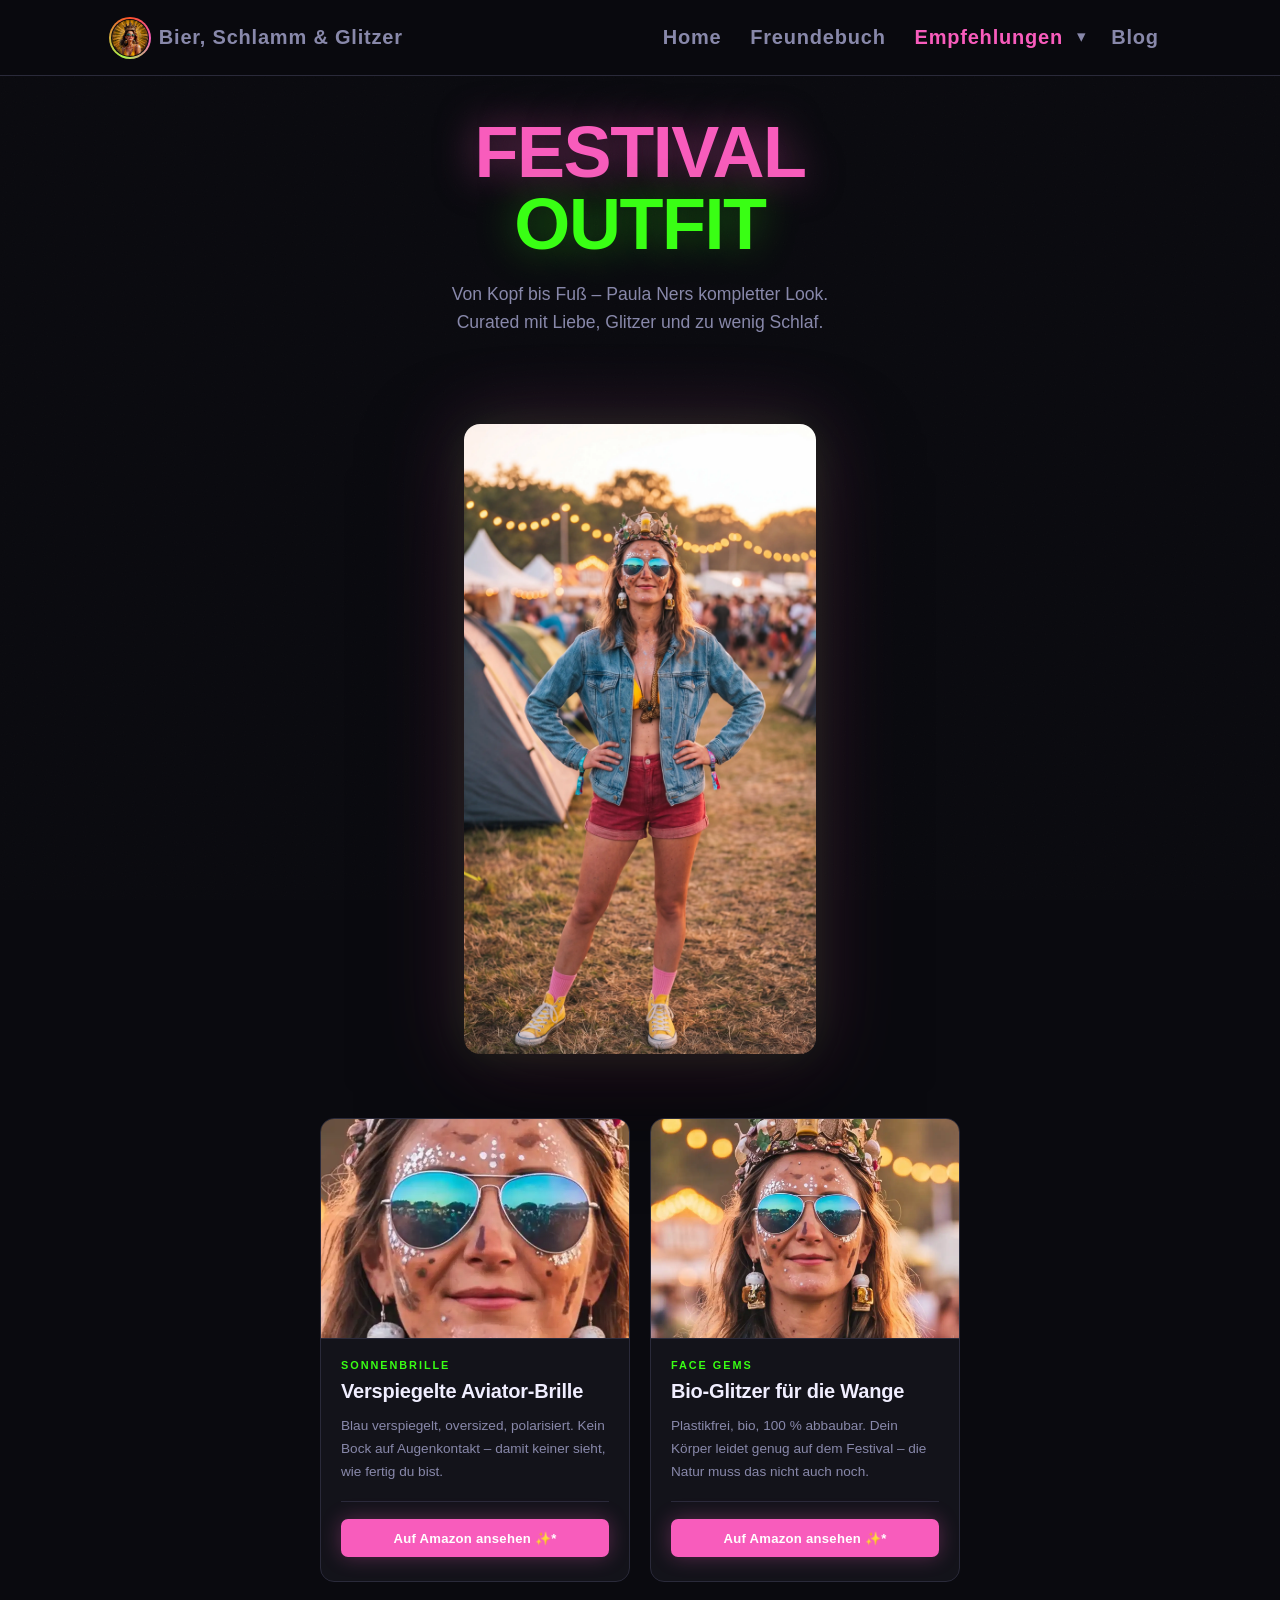
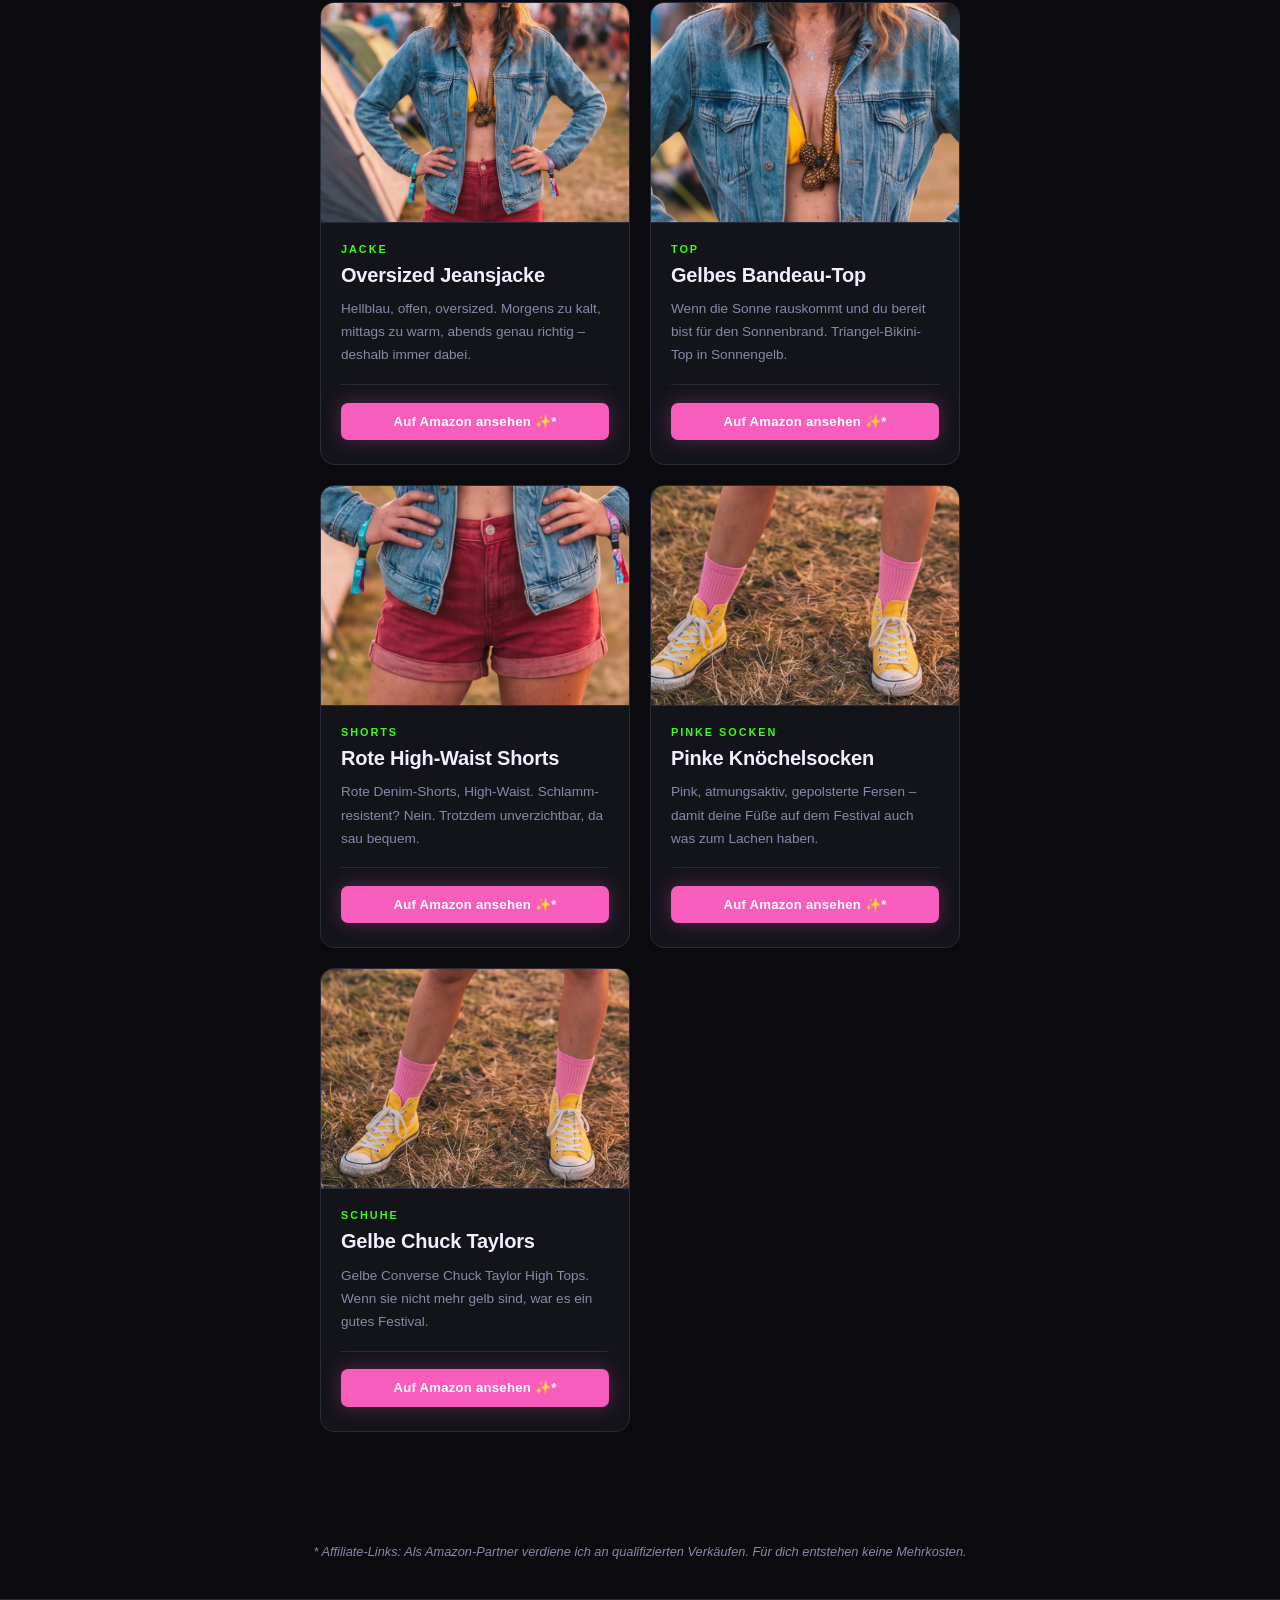
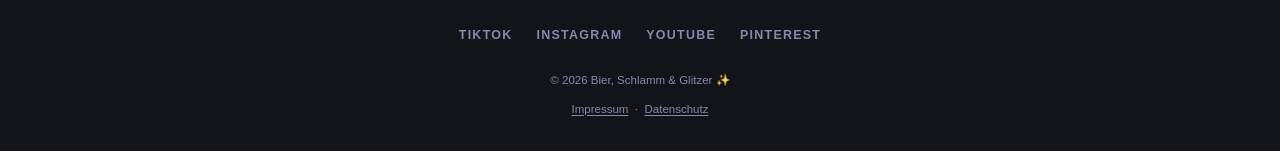
<file: outfit/index.html>
<!DOCTYPE html>
<html lang="de">
<head>
<meta charset="UTF-8">
<meta name="viewport" content="width=device-width, initial-scale=1.0">
<title>Festival Outfit – Bier, Schlamm &amp; Glitzer ✨</title>
<link rel="icon" href="/assets/favicon.ico" sizes="any">
<link rel="icon" type="image/png" sizes="32x32" href="/assets/favicon-32x32.png">
<link rel="icon" type="image/png" sizes="16x16" href="/assets/favicon-16x16.png">
<link rel="apple-touch-icon" sizes="180x180" href="/assets/apple-touch-icon.png">
<link rel="icon" type="image/png" sizes="192x192" href="/assets/favicon-192x192.png">
<meta name="description" content="Paula Ners komplettes Festival-Outfit von Kopf bis Fuß – alle Teile direkt auf Amazon.">
<meta property="og:title" content="Festival Outfit – Bier, Schlamm &amp; Glitzer">
<meta property="og:description" content="Von Kopf bis Fuß – Paula Ners kompletter Look für dein nächstes Festival.">
<!-- Cookiebot CMP -->
<script id="Cookiebot" src="https://consent.cookiebot.com/uc.js" data-cbid="ee620da7-14a8-44b0-a4f7-074a5e720215" data-blockingmode="auto" type="text/javascript"></script>
<!-- Google Analytics 4 (consent-gesteuert via Cookiebot) -->
<script async src="https://www.googletagmanager.com/gtag/js?id=G-12998GXV89"></script>
<script>
  window.dataLayer = window.dataLayer || [];
  function gtag(){dataLayer.push(arguments);}
  gtag('js', new Date());
  gtag('config', 'G-12998GXV89', { 'anonymize_ip': true });
</script>
<link rel="stylesheet" href="/assets/nav.css">
<style>
  * { margin: 0; padding: 0; box-sizing: border-box; }

  :root {
    --neon-pink: #f85cbc;
    --neon-green: #39ff14;
    --neon-purple: #bf5fff;
    --neon-orange: #ff4f28;
    --dark-bg: #0a0a0f;
    --dark-card: #13131a;
    --dark-border: #2a2a3a;
    --text-main: #f0eeff;
    --text-muted: #8888aa;
  }

  html { scroll-behavior: smooth; }

  body {
    font-family: 'Trebuchet MS', 'Segoe UI', sans-serif;
    background-color: var(--dark-bg);
    color: var(--text-main);
    min-height: 100vh;
    overflow-x: hidden;
  }

  /* Grain overlay */
  body::before {
    content: '';
    position: fixed;
    inset: 0;
    background-image: url("data:image/svg+xml,%3Csvg xmlns='http://www.w3.org/2000/svg' width='300' height='300'%3E%3Cfilter id='n'%3E%3CfeTurbulence type='fractalNoise' baseFrequency='0.9' numOctaves='4' stitchTiles='stitch'/%3E%3C/filter%3E%3Crect width='300' height='300' filter='url(%23n)' opacity='0.04'/%3E%3C/svg%3E");
    pointer-events: none;
    z-index: 0;
    opacity: 0.5;
  }

  /* === HEADER === */
  .site-header {
    position: relative;
    z-index: 1;
    padding: 2.5rem 1.25rem 2.5rem;
    text-align: center;
    max-width: 680px;
    margin: 0 auto;
  }

  .page-title {
    font-size: clamp(2.4rem, 8vw, 4.5rem);
    font-weight: 900;
    line-height: 1;
    letter-spacing: -0.02em;
    text-transform: uppercase;
    margin-bottom: 1.25rem;
  }

  .page-title .line1 {
    display: block;
    color: var(--neon-pink);
    text-shadow: 0 0 40px rgba(248,92,188,0.5);
  }

  .page-title .line2 {
    display: block;
    color: var(--neon-green);
    text-shadow: 0 0 40px rgba(57,255,20,0.4);
  }

  .page-tagline {
    font-size: clamp(0.95rem, 2.5vw, 1.1rem);
    color: var(--text-muted);
    line-height: 1.6;
    max-width: 420px;
    margin: 0 auto;
  }

  /* === HERO IMAGE === */
  .hero-img-wrap {
    position: relative;
    z-index: 1;
    display: flex;
    justify-content: center;
    padding: 3rem 1.25rem 1rem;
  }

  .hero-img-wrap img {
    max-height: 70vh;
    width: auto;
    max-width: min(360px, 90vw);
    border-radius: 16px;
    box-shadow:
      0 0 80px rgba(248,92,188,0.2),
      0 0 40px rgba(57,255,20,0.1),
      0 40px 100px rgba(0,0,0,0.6);
  }

  /* === PRODUCT GRID === */
  .outfit-grid {
    position: relative;
    z-index: 1;
    max-width: 680px;
    margin: 0 auto;
    padding: 3rem 1.25rem 5rem;
    display: grid;
    grid-template-columns: 1fr 1fr;
    gap: 1.25rem;
  }

  @media (max-width: 480px) {
    .outfit-grid { grid-template-columns: 1fr; }
  }

  /* === PRODUCT CARD === */
  .product-card {
    background: var(--dark-card);
    border: 1px solid var(--dark-border);
    border-radius: 14px;
    overflow: hidden;
    transition: transform 0.25s ease, box-shadow 0.25s ease;
  }

  .product-card:hover {
    transform: translateY(-4px);
    box-shadow:
      0 24px 60px rgba(0,0,0,0.5),
      0 0 40px rgba(248,92,188,0.08);
  }

  /* Card image crop */
  .card-img {
    width: 100%;
    height: 220px;
    overflow: hidden;
    border-bottom: 1px solid var(--dark-border);
  }

  .card-img img {
    width: 100%;
    height: 100%;
    object-fit: cover;
    transform: scale(var(--card-zoom, 1.6));
    transition: transform 0.4s ease;
  }

  .product-card:hover .card-img img {
    transform: scale(calc(var(--card-zoom, 1.6) + 0.1));
  }

  /* Card body */
  .card-body {
    padding: 1.25rem 1.25rem 1.5rem;
  }

  .card-eyebrow {
    font-size: 0.68rem;
    font-weight: 700;
    letter-spacing: 0.18em;
    text-transform: uppercase;
    color: var(--neon-green);
    margin-bottom: 0.5rem;
  }

  .card-title {
    font-size: clamp(1rem, 3.5vw, 1.25rem);
    font-weight: 900;
    color: var(--text-main);
    margin-bottom: 0.65rem;
    letter-spacing: -0.01em;
    line-height: 1.2;
  }

  .card-desc {
    color: var(--text-muted);
    font-size: 0.85rem;
    line-height: 1.7;
    margin-bottom: 1.1rem;
  }

  .card-sep {
    height: 1px;
    background: var(--dark-border);
    margin-bottom: 1.1rem;
  }

  .btn {
    display: block;
    font-size: 0.82rem;
    font-weight: 800;
    text-decoration: none;
    padding: 0.7rem 1rem;
    border-radius: 7px;
    letter-spacing: 0.02em;
    transition: transform 0.2s ease, box-shadow 0.2s ease, background 0.2s ease, color 0.2s ease;
    text-align: center;
    width: 100%;
  }

  .btn-primary {
    background: var(--neon-pink);
    color: #fff;
    box-shadow: 0 0 20px rgba(248,92,188,0.3);
  }

  .btn-primary:hover {
    background: #abf64c;
    color: #0a0a0f;
    box-shadow: 0 0 30px rgba(171,246,76,0.4);
    transform: translateY(-2px);
  }

  /* === FOOTER === */
  footer {
    position: relative;
    z-index: 1;
    background: var(--dark-card);
    border-top: 1px solid var(--dark-border);
    padding: 1.5rem 1.25rem;
    text-align: center;
    font-size: 0.72rem;
    color: var(--text-muted);
    line-height: 1.8;
  }

  footer a {
    color: var(--text-muted);
    text-decoration: underline;
    text-underline-offset: 2px;
  }
  footer a:hover { color: var(--text-main); }
</style>
</head>
<body>

<!-- SITE HEADER / NAVIGATION -->
<header class="bsg-header">
  <div class="bsg-header-inner">
    <a href="/" class="bsg-logo"><span class="bsg-logo-wrap"><span class="bsg-logo-ring"></span><span class="bsg-logo-inner"></span><img src="/paula-avatar-hero.jpg" alt="" class="bsg-logo-img" width="40" height="40" loading="eager"></span><span>Bier, Schlamm &amp; Glitzer</span></a>
    <button type="button" class="bsg-nav-toggle" id="bsgNavToggle" aria-expanded="false" aria-controls="bsgNav" aria-label="Menü öffnen">
      <span></span><span></span><span></span>
    </button>
    <nav class="bsg-nav" id="bsgNav" aria-label="Hauptnavigation">
      <a href="/" class="bsg-nav-link">Home</a>
      <a href="/festival-freunde-buch/" class="bsg-nav-link">Freundebuch</a>
      <div class="bsg-nav-dropdown" id="bsgDropdown">
        <div class="bsg-nav-dropdown-trigger">
          <a href="/empfehlungen/" class="bsg-nav-link active">Empfehlungen</a>
          <button type="button" class="bsg-nav-caret" id="bsgDropdownCaret" aria-expanded="false" aria-controls="bsgDropdownMenu" aria-label="Untermenü Empfehlungen ein-/ausblenden">▾</button>
        </div>
        <div class="bsg-nav-dropdown-menu" id="bsgDropdownMenu">
          <a href="/outfit/" class="bsg-nav-sublink active" aria-current="page">Outfit</a>
          <a href="/glitzerpulver/" class="bsg-nav-sublink">Glitzerpulver</a>
        </div>
      </div>
      <a href="/blog/" class="bsg-nav-link">Blog</a>
    </nav>
  </div>
</header>

<!-- PAGE HEADER -->
<header class="site-header">
  <h1 class="page-title">
    <span class="line1">Festival</span>
    <span class="line2">Outfit</span>
  </h1>
  <p class="page-tagline">Von Kopf bis Fuß – Paula Ners kompletter Look. Curated mit Liebe, Glitzer und zu wenig Schlaf.</p>
</header>

<!-- HERO IMAGE -->
<div class="hero-img-wrap">
  <img src="/outfit/paula-ner-outfit.webp" alt="Paula Ner im kompletten Festival-Outfit">
</div>

<!-- PRODUCT GRID -->
<main class="outfit-grid" aria-label="Outfit-Teile">

  <!-- 1: Sonnenbrille -->
  <article class="product-card" aria-label="Aviator-Sonnenbrille">
    <div class="card-img" style="--card-zoom: 5.0;">
      <img src="/outfit/paula-ner-outfit.webp" alt="Blaue verspiegelte Aviator-Sonnenbrille" style="object-position: 51% 21%; transform-origin: 51% 21%;">
    </div>
    <div class="card-body">
      <p class="card-eyebrow">Sonnenbrille</p>
      <h2 class="card-title">Verspiegelte Aviator-Brille</h2>
      <p class="card-desc">Blau verspiegelt, oversized, polarisiert. Kein Bock auf Augenkontakt – damit keiner sieht, wie fertig du bist.</p>
      <div class="card-sep"></div>
      <div class="card-actions">
        <a href="https://www.amazon.de/dp/B0BNVVP1J2?th=1&linkCode=ll2&tag=bierschlammglitzer-21&linkId=81eb568a165771d5723e1eba4489f8dd&ref_=as_li_ss_tl"
           target="_blank" rel="sponsored nofollow noopener"
           class="btn btn-primary">Auf Amazon ansehen ✨*</a>
      </div>
    </div>
  </article>

  <!-- 2: Glitzer-Gems -->
  <article class="product-card" aria-label="Glitzer-Gems fürs Gesicht">
    <div class="card-img" style="--card-zoom: 2.6;">
      <img src="/outfit/paula-ner-outfit.webp" alt="Bio-Glitzer Gems fürs Gesicht" style="object-position: 52% 19%; transform-origin: 52% 19%;">
    </div>
    <div class="card-body">
      <p class="card-eyebrow">Face Gems</p>
      <h2 class="card-title">Bio-Glitzer für die Wange</h2>
      <p class="card-desc">Plastikfrei, bio, 100 % abbaubar. Dein Körper leidet genug auf dem Festival – die Natur muss das nicht auch noch.</p>
      <div class="card-sep"></div>
      <div class="card-actions">
        <a href="https://www.amazon.de/dp/B0DFVM2TS9?th=1&linkCode=ll2&tag=bierschlammglitzer-21&linkId=191c3d39cfea76371ade8a7fb93ba16a&ref_=as_li_ss_tl"
           target="_blank" rel="sponsored nofollow noopener"
           class="btn btn-primary">Auf Amazon ansehen ✨*</a>
      </div>
    </div>
  </article>

  <!-- 3: Jeansjacke -->
  <article class="product-card" aria-label="Oversized Jeansjacke">
    <div class="card-img" style="--card-zoom: 1.2;">
      <img src="/outfit/paula-ner-outfit.webp" alt="Oversized hellblaue Jeansjacke" style="object-position: center 43%; transform-origin: center 43%;">
    </div>
    <div class="card-body">
      <p class="card-eyebrow">Jacke</p>
      <h2 class="card-title">Oversized Jeansjacke</h2>
      <p class="card-desc">Hellblau, offen, oversized. Morgens zu kalt, mittags zu warm, abends genau richtig – deshalb immer dabei.</p>
      <div class="card-sep"></div>
      <div class="card-actions">
        <a href="https://www.amazon.de/dp/B07PRY4QKC?th=1&psc=1&linkCode=ll2&tag=bierschlammglitzer-21&linkId=c37d115c935ee2a0093fd6c10091ee76&ref_=as_li_ss_tl"
           target="_blank" rel="sponsored nofollow noopener"
           class="btn btn-primary">Auf Amazon ansehen ✨*</a>
      </div>
    </div>
  </article>

  <!-- 4: Bikini-Top -->
  <article class="product-card" aria-label="Gelbes Bandeau-Top">
    <div class="card-img" style="--card-zoom: 2.2;">
      <img src="/outfit/paula-ner-outfit.webp" alt="Gelbes Triangel Bandeau-Bikini-Top" style="object-position: 51% 39%; transform-origin: 51% 39%;">
    </div>
    <div class="card-body">
      <p class="card-eyebrow">Top</p>
      <h2 class="card-title">Gelbes Bandeau-Top</h2>
      <p class="card-desc">Wenn die Sonne rauskommt und du bereit bist für den Sonnenbrand. Triangel-Bikini-Top in Sonnengelb.</p>
      <div class="card-sep"></div>
      <div class="card-actions">
        <a href="https://www.amazon.de/dp/B0C69GZBSL?th=1&psc=1&linkCode=ll2&tag=bierschlammglitzer-21&linkId=3be58d36f3efba519e3338f62f268764&ref_=as_li_ss_tl"
           target="_blank" rel="sponsored nofollow noopener"
           class="btn btn-primary">Auf Amazon ansehen ✨*</a>
      </div>
    </div>
  </article>

  <!-- 5: Shorts -->
  <article class="product-card" aria-label="Rote High-Waist Shorts">
    <div class="card-img" style="--card-zoom: 2.2;">
      <img src="/outfit/paula-ner-outfit.webp" alt="Rote High-Waist Denim-Shorts" style="object-position: 50% 61%; transform-origin: 50% 61%;">
    </div>
    <div class="card-body">
      <p class="card-eyebrow">Shorts</p>
      <h2 class="card-title">Rote High-Waist Shorts</h2>
      <p class="card-desc">Rote Denim-Shorts, High-Waist. Schlamm-resistent? Nein. Trotzdem unverzichtbar, da sau bequem.</p>
      <div class="card-sep"></div>
      <div class="card-actions">
        <a href="https://www.amazon.de/dp/B0F8VYR98S?th=1&psc=1&linkCode=ll2&tag=bierschlammglitzer-21&linkId=b753807209531dd7d95a4da9a901b7ba&ref_=as_li_ss_tl"
           target="_blank" rel="sponsored nofollow noopener"
           class="btn btn-primary">Auf Amazon ansehen ✨*</a>
      </div>
    </div>
  </article>

  <!-- 6: Socken -->
  <article class="product-card" aria-label="Pinke Knöchelsocken">
    <div class="card-img" style="--card-zoom: 2.0;">
      <img src="/outfit/paula-ner-outfit.webp" alt="Pinke Knöchelsocken" style="object-position: 33% 100%; transform-origin: 33% 100%;">
    </div>
    <div class="card-body">
      <p class="card-eyebrow">Pinke Socken</p>
      <h2 class="card-title">Pinke Knöchelsocken</h2>
      <p class="card-desc">Pink, atmungsaktiv, gepolsterte Fersen – damit deine Füße auf dem Festival auch was zum Lachen haben.</p>
      <div class="card-sep"></div>
      <div class="card-actions">
        <a href="https://www.amazon.de/dp/B0D4WYX24K?th=1&psc=1&linkCode=ll2&tag=bierschlammglitzer-21&linkId=5271b52f8f9861b43a982c904d34fdb7&ref_=as_li_ss_tl"
           target="_blank" rel="sponsored nofollow noopener"
           class="btn btn-primary">Auf Amazon ansehen ✨*</a>
      </div>
    </div>
  </article>

  <!-- 7: Converse -->
  <article class="product-card" aria-label="Gelbe Converse Chuck Taylors">
    <div class="card-img" style="--card-zoom: 1.8;">
      <img src="/outfit/paula-ner-outfit.webp" alt="Gelbe Converse Chuck Taylor High-Tops" style="object-position: 25% 100%; transform-origin: 25% 100%;">
    </div>
    <div class="card-body">
      <p class="card-eyebrow">Schuhe</p>
      <h2 class="card-title">Gelbe Chuck Taylors</h2>
      <p class="card-desc">Gelbe Converse Chuck Taylor High Tops. Wenn sie nicht mehr gelb sind, war es ein gutes Festival.</p>
      <div class="card-sep"></div>
      <div class="card-actions">
        <a href="https://www.amazon.de/dp/B0C3RQSS4W?&linkCode=ll2&tag=bierschlammglitzer-21&linkId=73b8fa22662675945d4cbece8687b70c&ref_=as_li_ss_tl"
           target="_blank" rel="sponsored nofollow noopener"
           class="btn btn-primary">Auf Amazon ansehen ✨*</a>
      </div>
    </div>
  </article>

</main>

<!-- AFFILIATE NOTE -->
<p style="text-align:center;font-size:0.8rem;color:var(--text-muted);font-style:italic;margin:0;padding:2rem 1rem 2.5rem;">* Affiliate-Links: Als Amazon-Partner verdiene ich an qualifizierten Verkäufen. Für dich entstehen keine Mehrkosten.</p>

<!-- FOOTER -->
<footer>
  <nav style="display:flex;justify-content:center;gap:1.5rem;flex-wrap:wrap;margin-bottom:1.5rem;" aria-label="Social Media">
    <a href="https://www.tiktok.com/@bier.schlamm.glitzer" target="_blank" rel="noopener noreferrer" style="color:var(--text-muted);text-decoration:none;font-size:0.78rem;font-weight:700;letter-spacing:0.1em;text-transform:uppercase;transition:color 0.2s;" onmouseover="this.style.color='var(--neon-pink)'" onmouseout="this.style.color='var(--text-muted)'">TikTok</a>
    <a href="https://www.instagram.com/bier.schlamm.glitzer/" target="_blank" rel="noopener noreferrer" style="color:var(--text-muted);text-decoration:none;font-size:0.78rem;font-weight:700;letter-spacing:0.1em;text-transform:uppercase;transition:color 0.2s;" onmouseover="this.style.color='var(--neon-pink)'" onmouseout="this.style.color='var(--text-muted)'">Instagram</a>
    <a href="https://www.youtube.com/@bier.schlamm.glitzer" target="_blank" rel="noopener noreferrer" style="color:var(--text-muted);text-decoration:none;font-size:0.78rem;font-weight:700;letter-spacing:0.1em;text-transform:uppercase;transition:color 0.2s;" onmouseover="this.style.color='var(--neon-pink)'" onmouseout="this.style.color='var(--text-muted)'">YouTube</a>
    <a href="https://de.pinterest.com/bierschlammglitzer/" target="_blank" rel="noopener noreferrer" style="color:var(--text-muted);text-decoration:none;font-size:0.78rem;font-weight:700;letter-spacing:0.1em;text-transform:uppercase;transition:color 0.2s;" onmouseover="this.style.color='var(--neon-pink)'" onmouseout="this.style.color='var(--text-muted)'">Pinterest</a>
  </nav>
  <p style="font-size:0.72rem;color:var(--text-muted);margin-bottom:0.5rem;">© 2026 Bier, Schlamm &amp; Glitzer ✨</p>
  <p style="font-size:0.72rem;color:var(--text-muted);margin-bottom:0.5rem;">
    <a href="/impressum">Impressum</a> &nbsp;·&nbsp;
    <a href="/datenschutz">Datenschutz</a>
  </p>
</footer>

<script src="/assets/nav.js" defer></script>
</body>
</html>
</file>
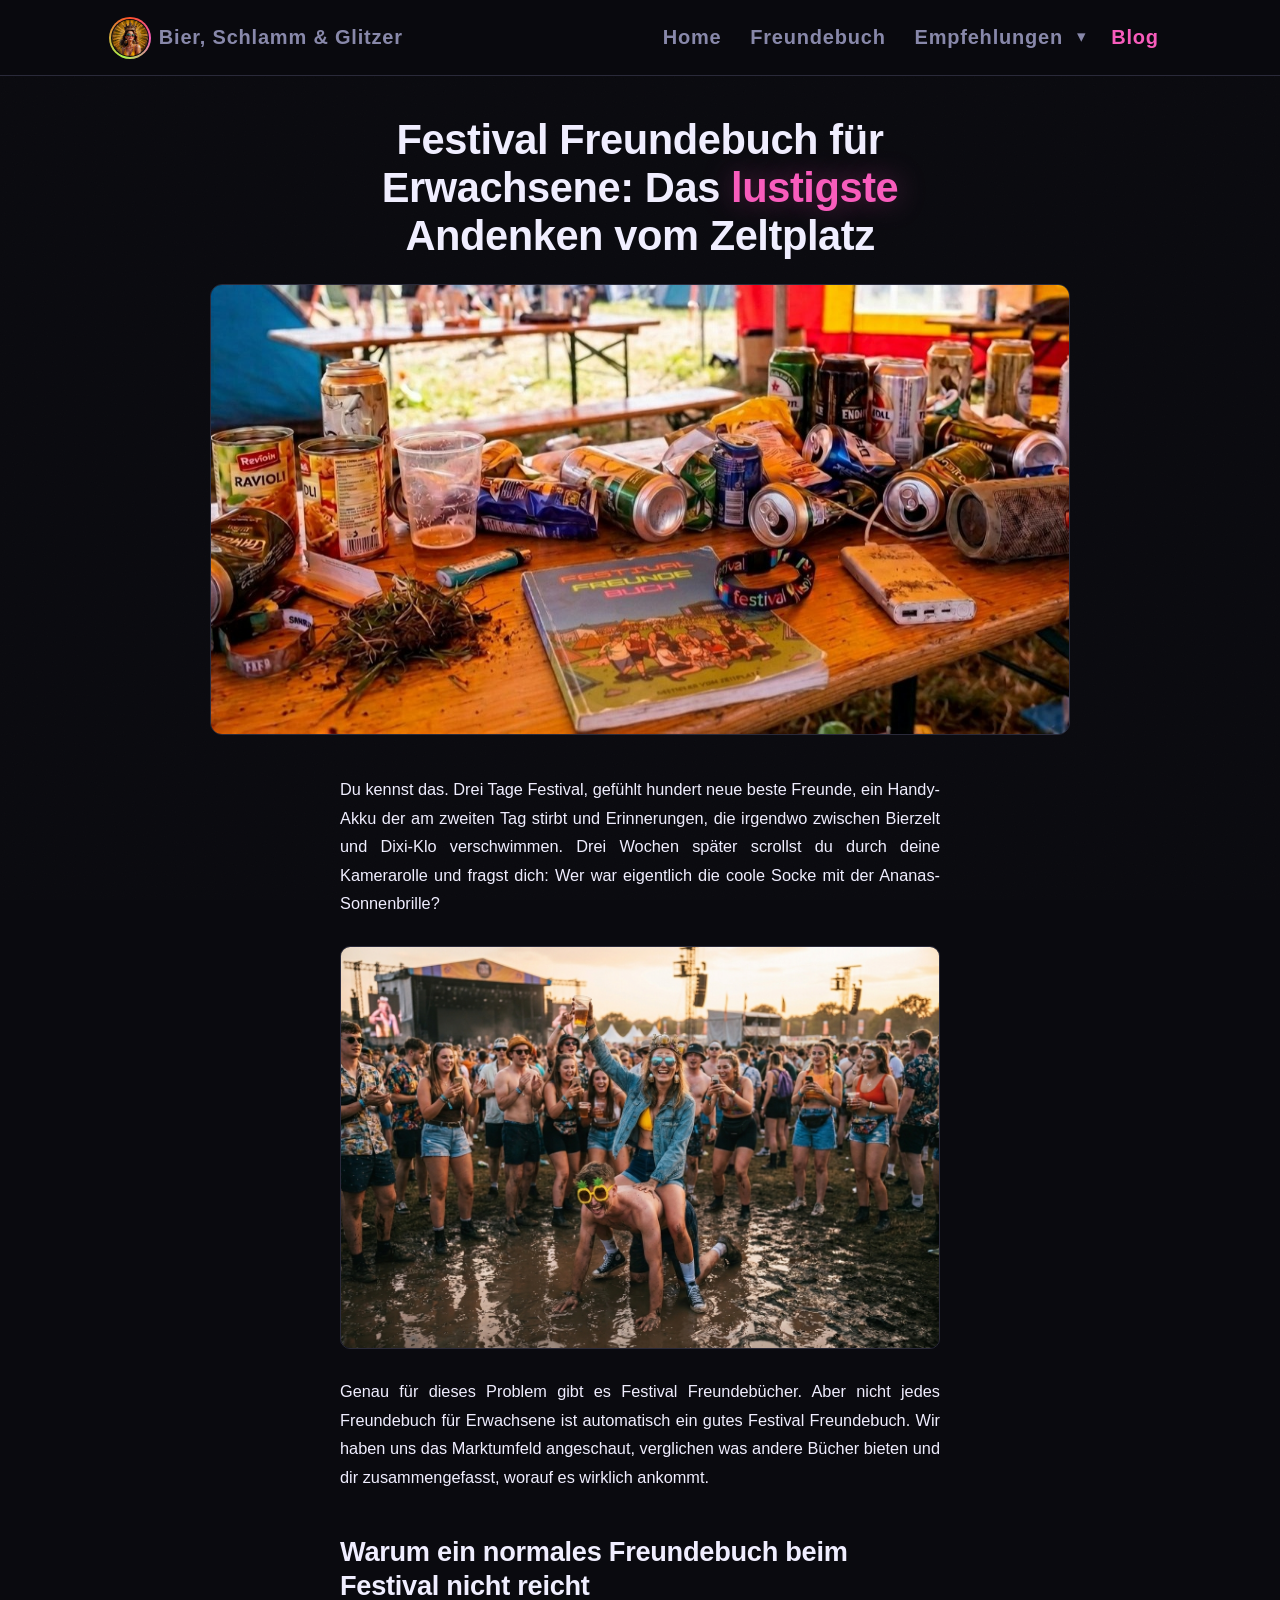
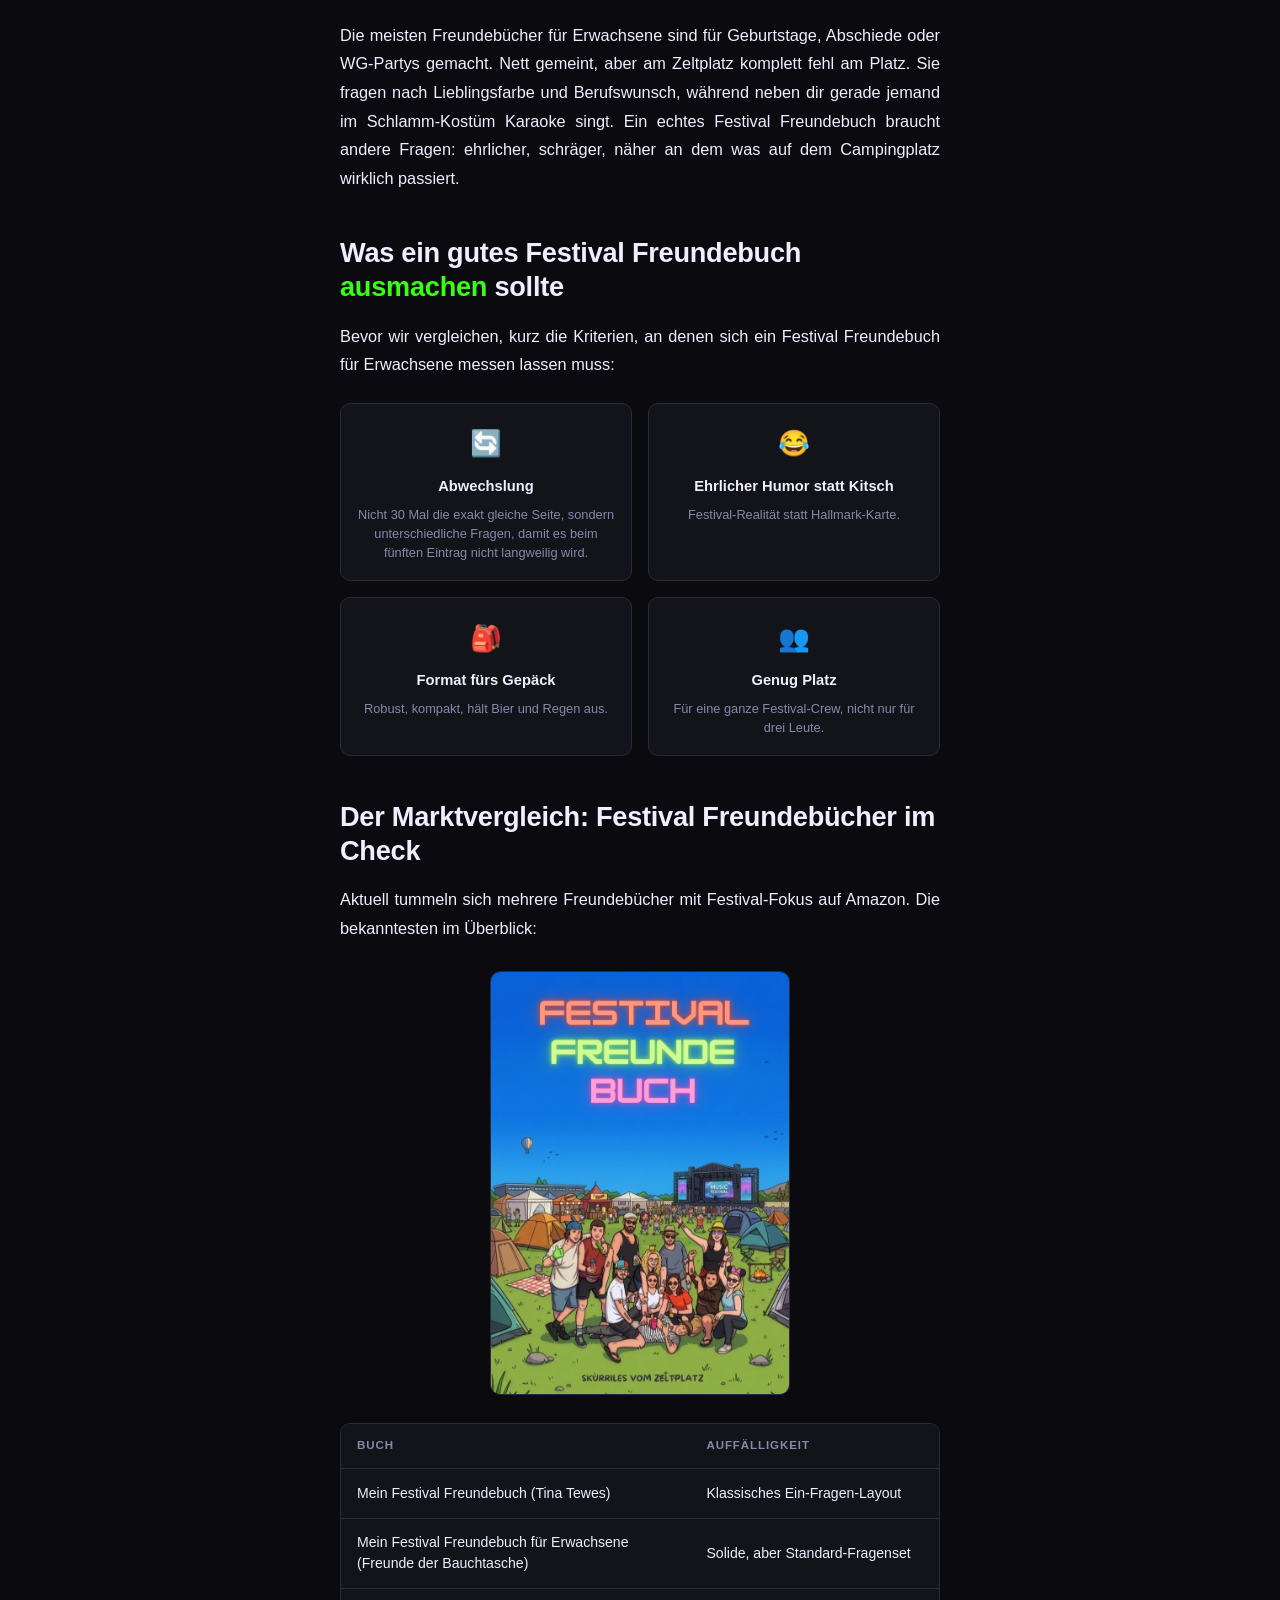
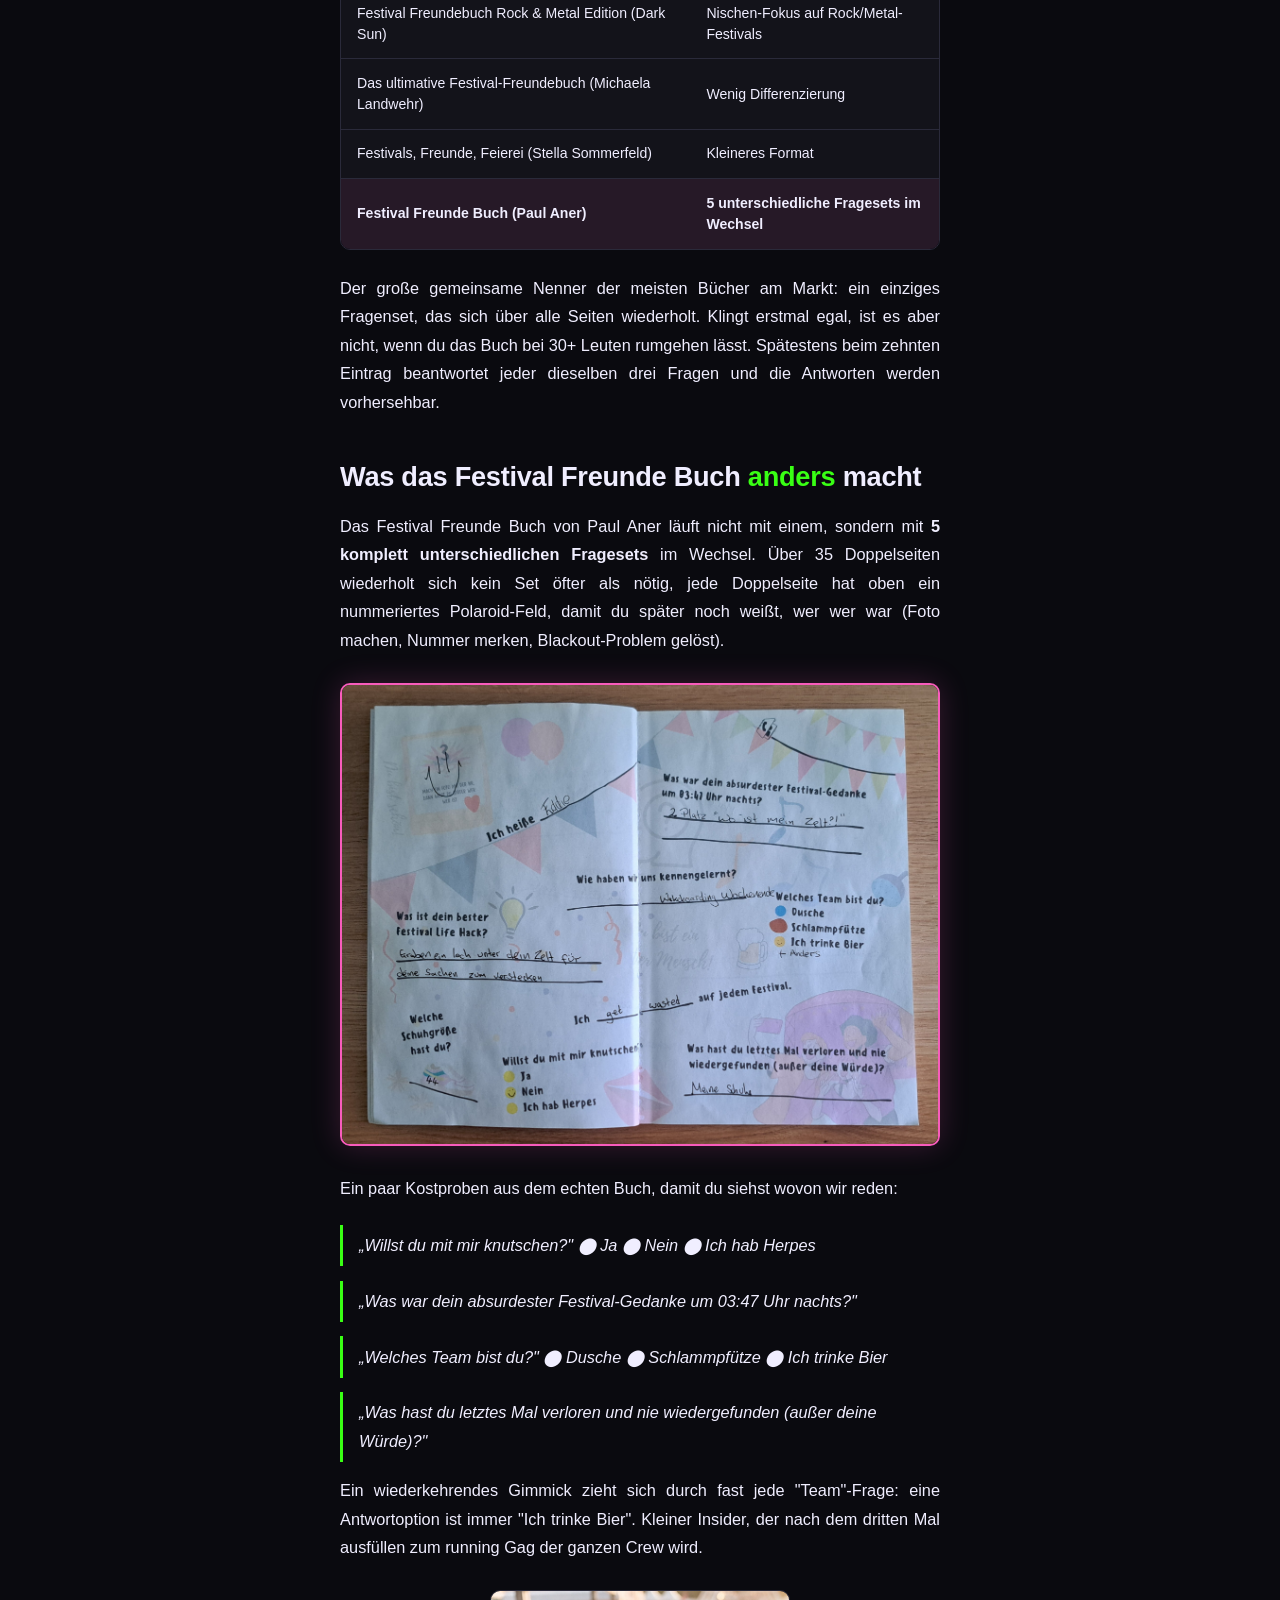
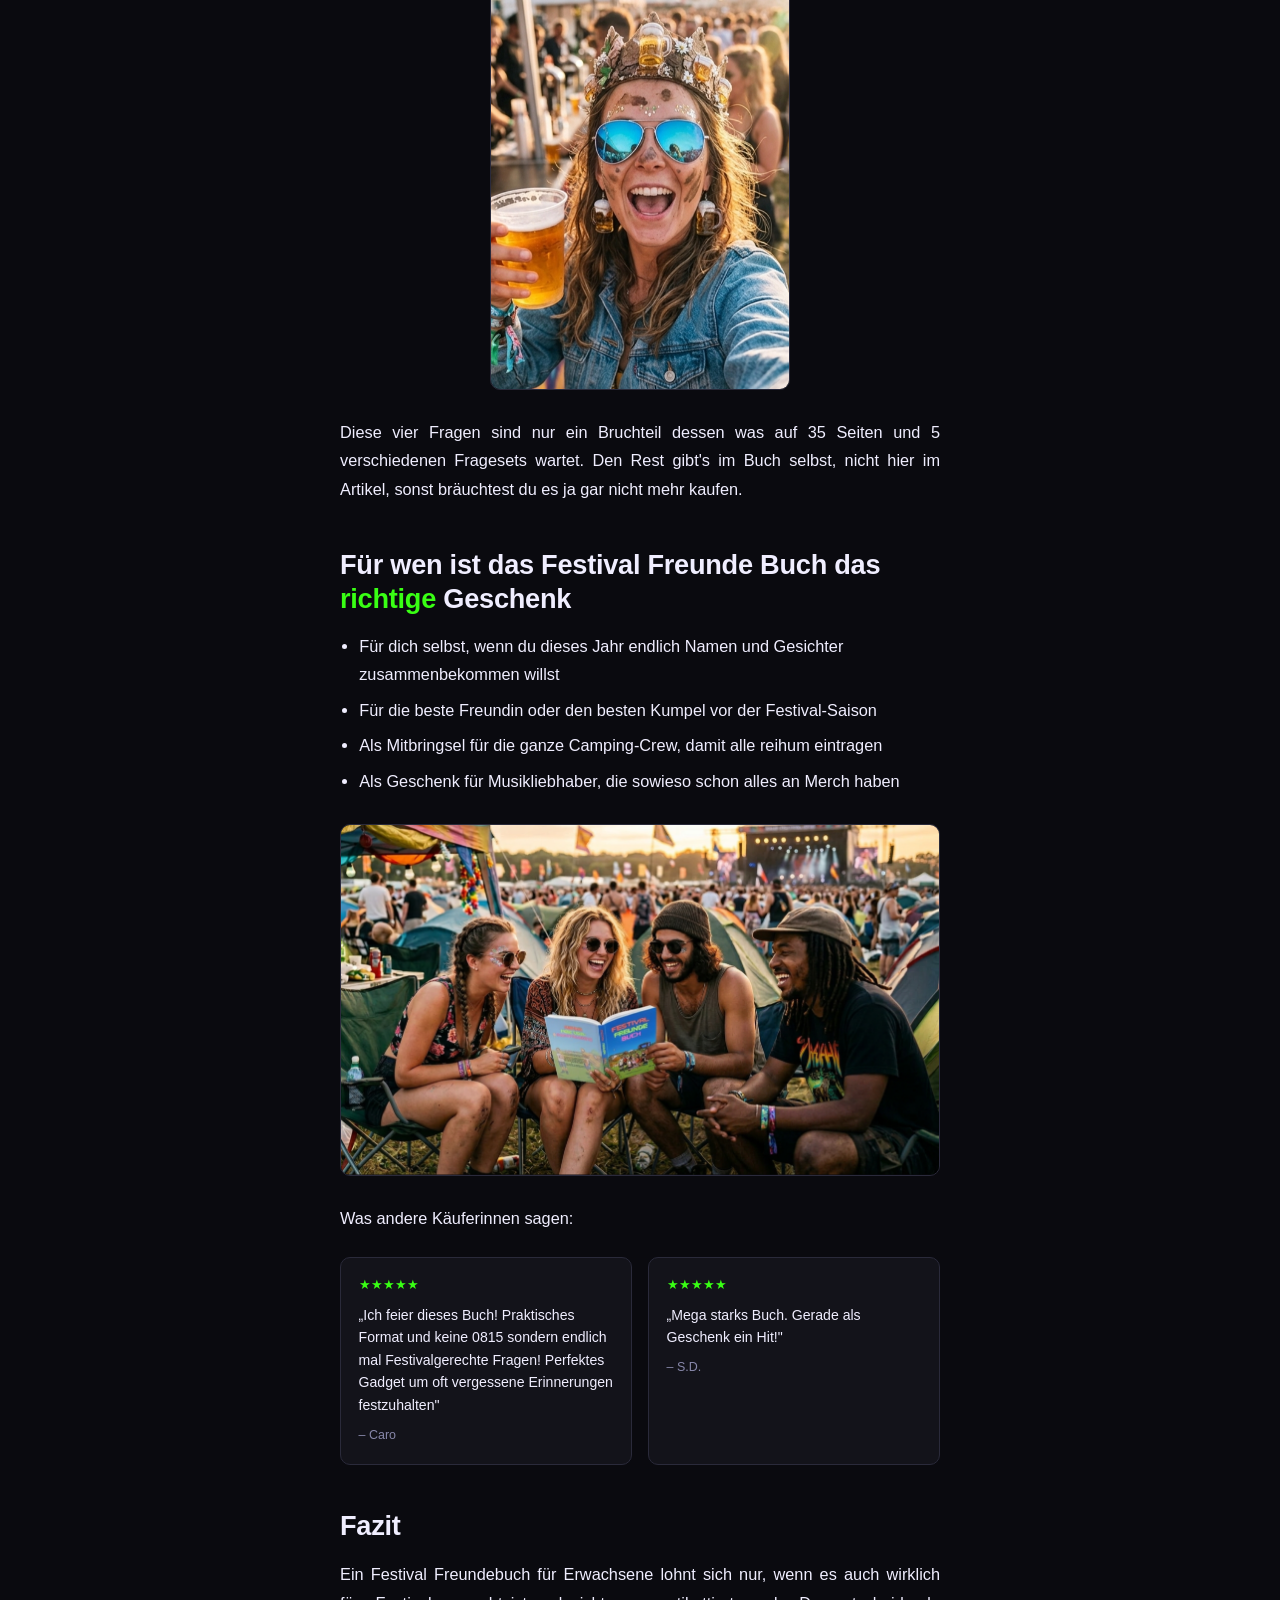
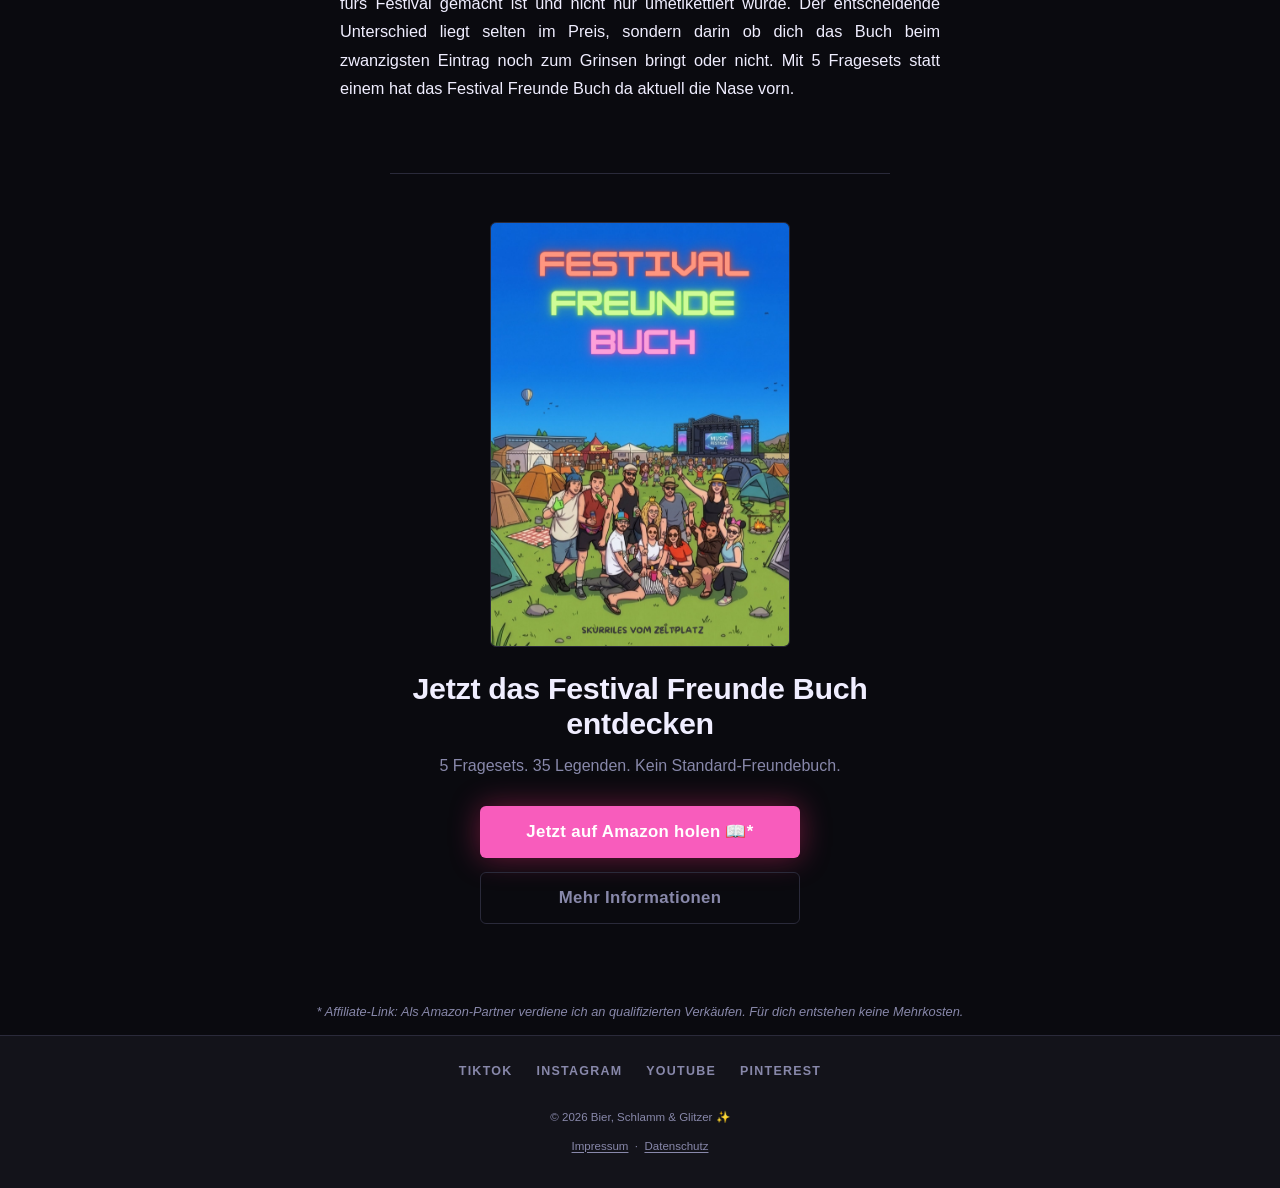
<file: blog/festival-freundebuch-fuer-erwachsene/index.html>
﻿<!DOCTYPE html>
<html lang="de">
<head>
<meta charset="UTF-8">
<meta name="viewport" content="width=device-width, initial-scale=1.0">
<title>Festival Freundebuch für Erwachsene: Das lustigste Andenken vom Zeltplatz – Bier, Schlamm & Glitzer ✨</title>
<link rel="icon" href="/assets/favicon.ico" sizes="any">
<link rel="icon" type="image/png" sizes="32x32" href="/assets/favicon-32x32.png">
<link rel="icon" type="image/png" sizes="16x16" href="/assets/favicon-16x16.png">
<link rel="apple-touch-icon" sizes="180x180" href="/assets/apple-touch-icon.png">
<link rel="icon" type="image/png" sizes="192x192" href="/assets/favicon-192x192.png">
<meta name="description" content="Das lustigste Festival Freundebuch für Erwachsene im Vergleich – 5 Fragesets, die kein anderes Freundebuch hat. Jetzt Festival-Freunde verewigen.">
<meta property="og:title" content="Festival Freundebuch für Erwachsene: Das lustigste Andenken vom Zeltplatz">
<meta property="og:description" content="5 Fragesets, die kein anderes Freundebuch hat. Der Marktvergleich für alle, die zu viel erlebt und zu wenig erinnert haben.">
<meta property="og:image" content="https://bier-schlamm-glitzer.de/blog/festival-freundebuch-fuer-erwachsene/festival-freundebuch-artikel-hero.jpg">
<!-- Cookiebot CMP -->
<script id="Cookiebot" src="https://consent.cookiebot.com/uc.js" data-cbid="ee620da7-14a8-44b0-a4f7-074a5e720215" data-blockingmode="auto" type="text/javascript"></script>
<!-- Google Analytics 4 (consent-gesteuert via Cookiebot) -->
<script async src="https://www.googletagmanager.com/gtag/js?id=G-12998GXV89"></script>
<script>
  window.dataLayer = window.dataLayer || [];
  function gtag(){dataLayer.push(arguments);}
  gtag('js', new Date());
  gtag('config', 'G-12998GXV89', { 'anonymize_ip': true });
</script>
<link rel="stylesheet" href="/assets/nav.css">
<style>
  * { margin: 0; padding: 0; box-sizing: border-box; }

  :root {
    --neon-pink: #f85cbc;
    --neon-green: #39ff14;
    --neon-purple: #bf5fff;
    --dark-bg: #0a0a0f;
    --dark-card: #13131a;
    --dark-border: #2a2a3a;
    --text-main: #f0eeff;
    --text-muted: #8888aa;
  }

  html { scroll-behavior: smooth; }

  body {
    font-family: 'Trebuchet MS', 'Segoe UI', sans-serif;
    background-color: var(--dark-bg);
    color: var(--text-main);
    min-height: 100vh;
    overflow-x: hidden;
  }

  body::before {
    content: '';
    position: fixed;
    inset: 0;
    background-image: url("data:image/svg+xml,%3Csvg xmlns='http://www.w3.org/2000/svg' width='300' height='300'%3E%3Cfilter id='n'%3E%3CfeTurbulence type='fractalNoise' baseFrequency='0.9' numOctaves='4' stitchTiles='stitch'/%3E%3C/filter%3E%3Crect width='300' height='300' filter='url(%23n)' opacity='0.04'/%3E%3C/svg%3E");
    pointer-events: none;
    z-index: 0;
    opacity: 0.5;
  }

  /* === ARTICLE HEADER === */
  .article-header {
    position: relative;
    z-index: 1;
    max-width: 640px;
    margin: 0 auto;
    padding: 2.5rem 1.25rem 1.5rem;
    text-align: center;
  }

  .article-h1 {
    font-size: clamp(1.8rem, 6vw, 2.6rem);
    font-weight: 900;
    line-height: 1.15;
    letter-spacing: -0.01em;
    color: var(--text-main);
  }

  .article-h1 em {
    font-style: normal;
    color: var(--neon-pink);
    text-shadow: 0 0 30px rgba(248,92,188,0.4);
  }

  /* === HERO IMAGE === */
  .article-hero-wrap {
    position: relative;
    z-index: 1;
    max-width: 900px;
    margin: 0 auto;
    padding: 0 1.25rem;
  }

  .article-hero-frame {
    width: 100%;
    aspect-ratio: 1200 / 630;
    border-radius: 12px;
    overflow: hidden;
    border: 1px solid var(--dark-border);
  }

  .article-hero-frame img {
    width: 100%;
    height: 100%;
    object-fit: cover;
    object-position: center 45%;
    display: block;
  }

  /* === ARTICLE BODY === */
  .article-body {
    position: relative;
    z-index: 1;
    max-width: 640px;
    margin: 0 auto;
    padding: 2.5rem 1.25rem 1rem;
    font-size: 1.02rem;
    line-height: 1.75;
    color: var(--text-main);
  }

  .article-body > p {
    margin-bottom: 1.4rem;
    text-align: justify;
    text-align-last: left;
    hyphens: auto;
    -webkit-hyphens: auto;
  }

  .article-body ul {
    margin: 0 0 1.4rem 1.2rem;
    line-height: 1.7;
  }

  .article-body li { margin-bottom: 0.5rem; }

  .article-body h2 {
    font-size: clamp(1.35rem, 4.5vw, 1.7rem);
    font-weight: 900;
    line-height: 1.25;
    letter-spacing: -0.01em;
    color: var(--text-main);
    margin: 2.75rem 0 1.1rem;
  }

  .article-body h2 .accent { color: var(--neon-green); }

  .article-body strong { color: var(--text-main); }

  .article-body a { color: var(--neon-pink); }

  /* Inline content image (full column width, landscape) */
  .article-img-wrap {
    margin: 1.75rem 0;
  }

  .article-img-frame {
    width: 100%;
    border-radius: 10px;
    overflow: hidden;
    border: 1px solid var(--dark-border);
  }

  .article-img-frame.important {
    border: 2px solid var(--neon-pink);
    box-shadow: 0 0 30px rgba(248,92,188,0.2);
  }

  .article-img-frame img {
    width: 100%;
    height: 100%;
    object-fit: cover;
    display: block;
  }

  .article-img-caption {
    font-size: 0.8rem;
    color: var(--text-muted);
    margin-top: 0.6rem;
    font-style: italic;
    text-align: center;
  }

  /* Small centered inset image (Packshot, Paula-Bier) */
  .article-inset {
    display: flex;
    justify-content: center;
    margin: 1.75rem 0;
  }

  .article-inset-frame {
    border-radius: 10px;
    overflow: hidden;
    border: 1px solid var(--dark-border);
  }

  .article-inset-frame img {
    width: 100%;
    height: 100%;
    object-fit: cover;
    display: block;
  }

  .article-inset-frame.packshot {
    width: 70%;
    max-width: 300px;
    aspect-ratio: 1414 / 2000;
  }

  .article-inset-frame.paula-bier {
    width: 70%;
    max-width: 300px;
    aspect-ratio: 3 / 4;
  }

  @media (min-width: 480px) {
    .article-inset-frame.packshot,
    .article-inset-frame.paula-bier {
      width: 100%;
    }
  }

  .article-inset-frame.paula-bier img {
    object-position: center 15%;
  }

  /* Book quote (Fragen-Kostproben) */
  .book-quote {
    border-left: 3px solid var(--neon-green);
    padding: 0.4rem 0 0.4rem 1rem;
    margin: 0 0 0.9rem;
    font-style: italic;
    color: var(--text-main);
  }

  /* Comparison table */
  .table-wrap {
    overflow-x: auto;
    margin: 1.5rem 0;
    border-radius: 10px;
    border: 1px solid var(--dark-border);
  }

  .compare-table {
    width: 100%;
    border-collapse: collapse;
    background: var(--dark-card);
    font-size: 0.88rem;
  }

  .compare-table th,
  .compare-table td {
    text-align: left;
    padding: 0.85rem 1rem;
    border-bottom: 1px solid var(--dark-border);
    line-height: 1.5;
  }

  .compare-table th {
    color: var(--text-muted);
    font-size: 0.72rem;
    text-transform: uppercase;
    letter-spacing: 0.08em;
    font-weight: 700;
  }

  .compare-table tr:last-child td { border-bottom: none; }

  .compare-table tr.highlight td {
    background: rgba(248,92,188,0.08);
    color: var(--text-main);
    font-weight: 700;
  }

  /* Criteria features grid (reused pattern from product page) */
  .features {
    display: grid;
    grid-template-columns: 1fr;
    gap: 1rem;
    margin: 1.5rem 0 1rem;
  }

  @media (min-width: 480px) {
    .features { grid-template-columns: 1fr 1fr; }
  }

  .feature-card {
    background: var(--dark-card);
    border: 1px solid var(--dark-border);
    border-radius: 10px;
    padding: 1.1rem 1rem;
    text-align: center;
  }

  .feature-icon {
    font-size: 1.6rem;
    margin-bottom: 0.5rem;
    display: block;
  }

  .feature-title {
    font-size: 0.92rem;
    font-weight: 700;
    color: var(--text-main);
    margin-bottom: 0.3rem;
  }

  .feature-desc {
    font-size: 0.8rem;
    color: var(--text-muted);
    line-height: 1.5;
  }

  /* Review cards */
  .review-grid {
    display: grid;
    grid-template-columns: 1fr;
    gap: 1rem;
    margin: 1.5rem 0;
  }

  @media (min-width: 480px) {
    .review-grid { grid-template-columns: 1fr 1fr; }
  }

  .review-card {
    background: var(--dark-card);
    border: 1px solid var(--dark-border);
    border-radius: 10px;
    padding: 1.1rem 1.1rem;
    font-size: 0.88rem;
    line-height: 1.6;
    color: var(--text-main);
  }

  .review-card .stars {
    color: var(--neon-green);
    font-size: 0.8rem;
    margin-bottom: 0.5rem;
    display: block;
  }

  .review-card .author {
    display: block;
    margin-top: 0.6rem;
    color: var(--text-muted);
    font-size: 0.78rem;
    font-style: normal;
  }

  /* Final CTA (reused pattern) */
  .final-cta {
    position: relative;
    z-index: 1;
    padding: 3rem 1.25rem 5rem;
    text-align: center;
    border-top: 1px solid var(--dark-border);
    max-width: 500px;
    margin: 2rem auto 0;
  }

  .final-cta-packshot {
    width: 70%;
    max-width: 300px;
    margin: 0 auto 1.5rem;
    border-radius: 6px;
    overflow: hidden;
    border: 1px solid var(--dark-border);
    aspect-ratio: 1414 / 2000;
  }

  @media (min-width: 480px) {
    .final-cta-packshot { width: 100%; }
  }

  .final-cta-packshot img {
    width: 100%;
    height: 100%;
    object-fit: cover;
    display: block;
  }

  .final-cta p {
    color: var(--text-muted);
    margin-bottom: 1.75rem;
    font-size: 1rem;
    line-height: 1.6;
  }

  .cta-btn {
    display: inline-block;
    width: 100%;
    max-width: 320px;
    box-sizing: border-box;
    background: var(--neon-pink);
    color: #fff;
    font-size: clamp(0.92rem, 4vw, 1.05rem);
    font-weight: 800;
    text-decoration: none;
    text-align: center;
    white-space: nowrap;
    padding: 0.95rem clamp(1rem, 5vw, 2.25rem);
    border-radius: 6px;
    letter-spacing: 0.02em;
    transition: transform 0.2s ease, box-shadow 0.2s ease, background 0.2s ease;
    box-shadow: 0 0 30px rgba(255,45,120,0.4);
  }

  .cta-btn:hover {
    transform: translateY(-2px) scale(1.02);
    box-shadow: 0 0 50px rgba(171,246,76,0.5);
    background: #abf64c;
    color: #0a0a0f;
  }

  .cta-btn:active { transform: scale(0.98); }

  .cta-btn-secondary {
    display: inline-block;
    width: 100%;
    max-width: 320px;
    box-sizing: border-box;
    background: transparent;
    color: var(--text-muted);
    border: 1px solid var(--dark-border);
    font-size: clamp(0.92rem, 4vw, 1.05rem);
    font-weight: 800;
    text-decoration: none;
    text-align: center;
    white-space: nowrap;
    padding: 0.95rem clamp(1rem, 5vw, 2.25rem);
    border-radius: 6px;
    letter-spacing: 0.02em;
    margin-top: 0.9rem;
    transition: color 0.2s ease, border-color 0.2s ease;
  }

  .cta-btn-secondary:hover {
    color: var(--neon-pink);
    border-color: var(--neon-pink);
  }

  .cta-mid {
    text-align: center;
    margin: 2rem 0;
  }

  /* Footer */
  footer {
    position: relative;
    z-index: 1;
    background: var(--dark-card);
    border-top: 1px solid var(--dark-border);
    padding: 1.5rem 1.25rem;
    text-align: center;
    font-size: 0.72rem;
    color: var(--text-muted);
    line-height: 1.8;
  }

  footer a {
    color: var(--text-muted);
    text-decoration: underline;
    text-underline-offset: 2px;
  }

  footer a:hover { color: var(--text-main); }
</style>
</head>
<body>
<!-- SITE HEADER / NAVIGATION -->
<header class="bsg-header">
  <div class="bsg-header-inner">
    <a href="/" class="bsg-logo"><span class="bsg-logo-wrap"><span class="bsg-logo-ring"></span><span class="bsg-logo-inner"></span><img src="/paula-avatar-hero.jpg" alt="" class="bsg-logo-img" width="40" height="40" loading="eager"></span><span>Bier, Schlamm &amp; Glitzer</span></a>
    <button type="button" class="bsg-nav-toggle" id="bsgNavToggle" aria-expanded="false" aria-controls="bsgNav" aria-label="Menü öffnen">
      <span></span><span></span><span></span>
    </button>
    <nav class="bsg-nav" id="bsgNav" aria-label="Hauptnavigation">
      <a href="/" class="bsg-nav-link">Home</a>
      <a href="/festival-freunde-buch/" class="bsg-nav-link">Freundebuch</a>
      <div class="bsg-nav-dropdown" id="bsgDropdown">
        <div class="bsg-nav-dropdown-trigger">
          <a href="/empfehlungen/" class="bsg-nav-link">Empfehlungen</a>
          <button type="button" class="bsg-nav-caret" id="bsgDropdownCaret" aria-expanded="false" aria-controls="bsgDropdownMenu" aria-label="Untermenü Empfehlungen ein-/ausblenden">▾</button>
        </div>
        <div class="bsg-nav-dropdown-menu" id="bsgDropdownMenu">
          <a href="/outfit/" class="bsg-nav-sublink">Outfit</a>
          <a href="/glitzerpulver/" class="bsg-nav-sublink">Glitzerpulver</a>
        </div>
      </div>
      <a href="/blog/" class="bsg-nav-link active" aria-current="page">Blog</a>
    </nav>
  </div>
</header>

<!-- ARTICLE HEADER -->
<header class="article-header">
  <h1 class="article-h1">Festival Freundebuch für Erwachsene: Das <em>lustigste</em> Andenken vom Zeltplatz</h1>
</header>

<!-- HERO IMAGE -->
<div class="article-hero-wrap">
  <div class="article-hero-frame">
    <img src="festival-freundebuch-artikel-hero.jpg" alt="Festival Freunde Buch liegt zwischen Bierdosen und Festival-Chaos auf einem Biertisch" width="1200" height="630" loading="eager">
  </div>
</div>

<!-- ARTICLE BODY -->
<article class="article-body">

  <p>Du kennst das. Drei Tage Festival, gefühlt hundert neue beste Freunde, ein Handy-Akku der am zweiten Tag stirbt und Erinnerungen, die irgendwo zwischen Bierzelt und Dixi-Klo verschwimmen. Drei Wochen später scrollst du durch deine Kamerarolle und fragst dich: Wer war eigentlich die coole Socke mit der Ananas-Sonnenbrille?</p>

  <div class="article-img-wrap">
    <div class="article-img-frame">
      <img src="festival-freundebuch-gruppenfoto.png" alt="Ausgelassene Festival-Crew feiert im Schlamm vor der Bühne" width="1264" height="848" loading="lazy">
    </div>
  </div>

  <p>Genau für dieses Problem gibt es Festival Freundebücher. Aber nicht jedes Freundebuch für Erwachsene ist automatisch ein gutes Festival Freundebuch. Wir haben uns das Marktumfeld angeschaut, verglichen was andere Bücher bieten und dir zusammengefasst, worauf es wirklich ankommt.</p>

  <h2>Warum ein normales Freundebuch beim Festival nicht reicht</h2>
  <p>Die meisten Freundebücher für Erwachsene sind für Geburtstage, Abschiede oder WG-Partys gemacht. Nett gemeint, aber am Zeltplatz komplett fehl am Platz. Sie fragen nach Lieblingsfarbe und Berufswunsch, während neben dir gerade jemand im Schlamm-Kostüm Karaoke singt. Ein echtes Festival Freundebuch braucht andere Fragen: ehrlicher, schräger, näher an dem was auf dem Campingplatz wirklich passiert.</p>

  <h2>Was ein gutes Festival Freundebuch <span class="accent">ausmachen</span> sollte</h2>
  <p>Bevor wir vergleichen, kurz die Kriterien, an denen sich ein Festival Freundebuch für Erwachsene messen lassen muss:</p>

  <div class="features" role="list">
    <div class="feature-card" role="listitem">
      <span class="feature-icon" aria-hidden="true">🔄</span>
      <p class="feature-title">Abwechslung</p>
      <p class="feature-desc">Nicht 30 Mal die exakt gleiche Seite, sondern unterschiedliche Fragen, damit es beim fünften Eintrag nicht langweilig wird.</p>
    </div>
    <div class="feature-card" role="listitem">
      <span class="feature-icon" aria-hidden="true">😂</span>
      <p class="feature-title">Ehrlicher Humor statt Kitsch</p>
      <p class="feature-desc">Festival-Realität statt Hallmark-Karte.</p>
    </div>
    <div class="feature-card" role="listitem">
      <span class="feature-icon" aria-hidden="true">🎒</span>
      <p class="feature-title">Format fürs Gepäck</p>
      <p class="feature-desc">Robust, kompakt, hält Bier und Regen aus.</p>
    </div>
    <div class="feature-card" role="listitem">
      <span class="feature-icon" aria-hidden="true">👥</span>
      <p class="feature-title">Genug Platz</p>
      <p class="feature-desc">Für eine ganze Festival-Crew, nicht nur für drei Leute.</p>
    </div>
  </div>

  <h2>Der Marktvergleich: Festival Freundebücher im Check</h2>
  <p>Aktuell tummeln sich mehrere Freundebücher mit Festival-Fokus auf Amazon. Die bekanntesten im Überblick:</p>

  <div class="article-inset">
    <div class="article-inset-frame packshot">
      <img src="festival-freundebuch-packshot.jpg" alt="Cover des Festival Freunde Buchs" width="1414" height="2000" loading="lazy">
    </div>
  </div>

  <div class="table-wrap">
    <table class="compare-table">
      <thead>
        <tr><th>Buch</th><th>Auffälligkeit</th></tr>
      </thead>
      <tbody>
        <tr><td>Mein Festival Freundebuch (Tina Tewes)</td><td>Klassisches Ein-Fragen-Layout</td></tr>
        <tr><td>Mein Festival Freundebuch für Erwachsene (Freunde der Bauchtasche)</td><td>Solide, aber Standard-Fragenset</td></tr>
        <tr><td>Festival Freundebuch Rock &amp; Metal Edition (Dark Sun)</td><td>Nischen-Fokus auf Rock/Metal-Festivals</td></tr>
        <tr><td>Das ultimative Festival-Freundebuch (Michaela Landwehr)</td><td>Wenig Differenzierung</td></tr>
        <tr><td>Festivals, Freunde, Feierei (Stella Sommerfeld)</td><td>Kleineres Format</td></tr>
        <tr class="highlight"><td>Festival Freunde Buch (Paul Aner)</td><td>5 unterschiedliche Fragesets im Wechsel</td></tr>
      </tbody>
    </table>
  </div>

  <p>Der große gemeinsame Nenner der meisten Bücher am Markt: ein einziges Fragenset, das sich über alle Seiten wiederholt. Klingt erstmal egal, ist es aber nicht, wenn du das Buch bei 30+ Leuten rumgehen lässt. Spätestens beim zehnten Eintrag beantwortet jeder dieselben drei Fragen und die Antworten werden vorhersehbar.</p>

  <h2>Was das Festival Freunde Buch <span class="accent">anders</span> macht</h2>
  <p>Das Festival Freunde Buch von Paul Aner läuft nicht mit einem, sondern mit <strong>5 komplett unterschiedlichen Fragesets</strong> im Wechsel. Über 35 Doppelseiten wiederholt sich kein Set öfter als nötig, jede Doppelseite hat oben ein nummeriertes Polaroid-Feld, damit du später noch weißt, wer wer war (Foto machen, Nummer merken, Blackout-Problem gelöst).</p>

  <div class="article-img-wrap">
    <div class="article-img-frame important">
      <img src="festival-freundebuch-doppelseite.jpg" alt="Echte ausgefüllte Doppelseite im Festival Freunde Buch mit Polaroid-Feld" width="2520" height="1942" loading="lazy">
    </div>
  </div>

  <p>Ein paar Kostproben aus dem echten Buch, damit du siehst wovon wir reden:</p>

  <blockquote class="book-quote">„Willst du mit mir knutschen?" ⬤ Ja ⬤ Nein ⬤ Ich hab Herpes</blockquote>
  <blockquote class="book-quote">„Was war dein absurdester Festival-Gedanke um 03:47 Uhr nachts?"</blockquote>
  <blockquote class="book-quote">„Welches Team bist du?" ⬤ Dusche ⬤ Schlammpfütze ⬤ Ich trinke Bier</blockquote>
  <blockquote class="book-quote">„Was hast du letztes Mal verloren und nie wiedergefunden (außer deine Würde)?"</blockquote>

  <p>Ein wiederkehrendes Gimmick zieht sich durch fast jede "Team"-Frage: eine Antwortoption ist immer "Ich trinke Bier". Kleiner Insider, der nach dem dritten Mal ausfüllen zum running Gag der ganzen Crew wird.</p>

  <div class="article-inset">
    <div class="article-inset-frame paula-bier">
      <img src="festival-freundebuch-paula-bier.png" alt="Paula Ner mit Bierkrug-Krone und Bier in der Hand auf dem Festival" width="768" height="656" loading="lazy">
    </div>
  </div>

  <p>Diese vier Fragen sind nur ein Bruchteil dessen was auf 35 Seiten und 5 verschiedenen Fragesets wartet. Den Rest gibt's im Buch selbst, nicht hier im Artikel, sonst bräuchtest du es ja gar nicht mehr kaufen.</p>

  <h2>Für wen ist das Festival Freunde Buch das <span class="accent">richtige</span> Geschenk</h2>
  <ul>
    <li>Für dich selbst, wenn du dieses Jahr endlich Namen und Gesichter zusammenbekommen willst</li>
    <li>Für die beste Freundin oder den besten Kumpel vor der Festival-Saison</li>
    <li>Als Mitbringsel für die ganze Camping-Crew, damit alle reihum eintragen</li>
    <li>Als Geschenk für Musikliebhaber, die sowieso schon alles an Merch haben</li>
  </ul>

  <div class="article-img-wrap">
    <div class="article-img-frame">
      <img src="festival-freundebuch-geschenk.png" alt="Freunde schauen gemeinsam lachend ins Festival Freunde Buch bei Sonnenuntergang" width="1201" height="704" loading="lazy">
    </div>
  </div>

  <p>Was andere Käuferinnen sagen:</p>

  <div class="review-grid">
    <div class="review-card">
      <span class="stars" aria-hidden="true">★★★★★</span>
      „Ich feier dieses Buch! Praktisches Format und keine 0815 sondern endlich mal Festivalgerechte Fragen! Perfektes Gadget um oft vergessene Erinnerungen festzuhalten"
      <span class="author">– Caro</span>
    </div>
    <div class="review-card">
      <span class="stars" aria-hidden="true">★★★★★</span>
      „Mega starks Buch. Gerade als Geschenk ein Hit!"
      <span class="author">– S.D.</span>
    </div>
  </div>

  <h2>Fazit</h2>
  <p>Ein Festival Freundebuch für Erwachsene lohnt sich nur, wenn es auch wirklich fürs Festival gemacht ist und nicht nur umetikettiert wurde. Der entscheidende Unterschied liegt selten im Preis, sondern darin ob dich das Buch beim zwanzigsten Eintrag noch zum Grinsen bringt oder nicht. Mit 5 Fragesets statt einem hat das Festival Freunde Buch da aktuell die Nase vorn.</p>

</article>

<!-- FINAL CTA -->
<section class="final-cta" aria-labelledby="cta-headline">
  <div class="final-cta-packshot">
    <img src="festival-freundebuch-packshot.jpg" alt="" width="1414" height="2000" loading="lazy">
  </div>
  <h2 id="cta-headline" style="font-size:clamp(1.4rem,5vw,1.9rem);font-weight:900;margin-bottom:0.75rem;letter-spacing:-0.01em;">Jetzt das Festival Freunde Buch entdecken</h2>
  <p>5 Fragesets. 35 Legenden. Kein Standard-Freundebuch.</p>
  <a href="https://www.amazon.de/dp/B0FMNJXW3Y?&linkCode=ll2&tag=bierschlammglitzer-21&linkId=6c2a58b543f287fef548668de4ba5ad1&ref_=as_li_ss_tl" target="_blank" rel="sponsored nofollow noopener" class="cta-btn">Jetzt auf Amazon holen 📖*</a>
  <br>
  <a href="/festival-freunde-buch/" class="cta-btn-secondary">Mehr Informationen</a>
</section>

<p style="text-align:center;font-size:0.8rem;color:var(--text-muted);font-style:italic;margin:0;padding:0 1rem 1rem;">* Affiliate-Link: Als Amazon-Partner verdiene ich an qualifizierten Verkäufen. Für dich entstehen keine Mehrkosten.</p>

<!-- FOOTER -->
<footer>
  <nav style="display:flex;justify-content:center;gap:1.5rem;flex-wrap:wrap;margin-bottom:1.5rem;" aria-label="Social Media">
    <a href="https://www.tiktok.com/@bier.schlamm.glitzer" target="_blank" rel="noopener noreferrer" style="color:var(--text-muted);text-decoration:none;font-size:0.78rem;font-weight:700;letter-spacing:0.1em;text-transform:uppercase;transition:color 0.2s;" onmouseover="this.style.color='var(--neon-pink)'" onmouseout="this.style.color='var(--text-muted)'">TikTok</a>
    <a href="https://www.instagram.com/bier.schlamm.glitzer/" target="_blank" rel="noopener noreferrer" style="color:var(--text-muted);text-decoration:none;font-size:0.78rem;font-weight:700;letter-spacing:0.1em;text-transform:uppercase;transition:color 0.2s;" onmouseover="this.style.color='var(--neon-pink)'" onmouseout="this.style.color='var(--text-muted)'">Instagram</a>
    <a href="https://www.youtube.com/@bier.schlamm.glitzer" target="_blank" rel="noopener noreferrer" style="color:var(--text-muted);text-decoration:none;font-size:0.78rem;font-weight:700;letter-spacing:0.1em;text-transform:uppercase;transition:color 0.2s;" onmouseover="this.style.color='var(--neon-pink)'" onmouseout="this.style.color='var(--text-muted)'">YouTube</a>
    <a href="https://de.pinterest.com/bierschlammglitzer/" target="_blank" rel="noopener noreferrer" style="color:var(--text-muted);text-decoration:none;font-size:0.78rem;font-weight:700;letter-spacing:0.1em;text-transform:uppercase;transition:color 0.2s;" onmouseover="this.style.color='var(--neon-pink)'" onmouseout="this.style.color='var(--text-muted)'">Pinterest</a>
  </nav>
  <p style="font-size:0.72rem;color:var(--text-muted);margin-bottom:0.5rem;">© 2026 Bier, Schlamm &amp; Glitzer ✨</p>
  <p style="font-size:0.72rem;color:var(--text-muted);margin-bottom:0.5rem;">
    <a href="/impressum">Impressum</a> &nbsp;·&nbsp;
    <a href="/datenschutz">Datenschutz</a>
  </p>
</footer>

<script src="/assets/nav.js" defer></script>
</body>
</html>
</file>
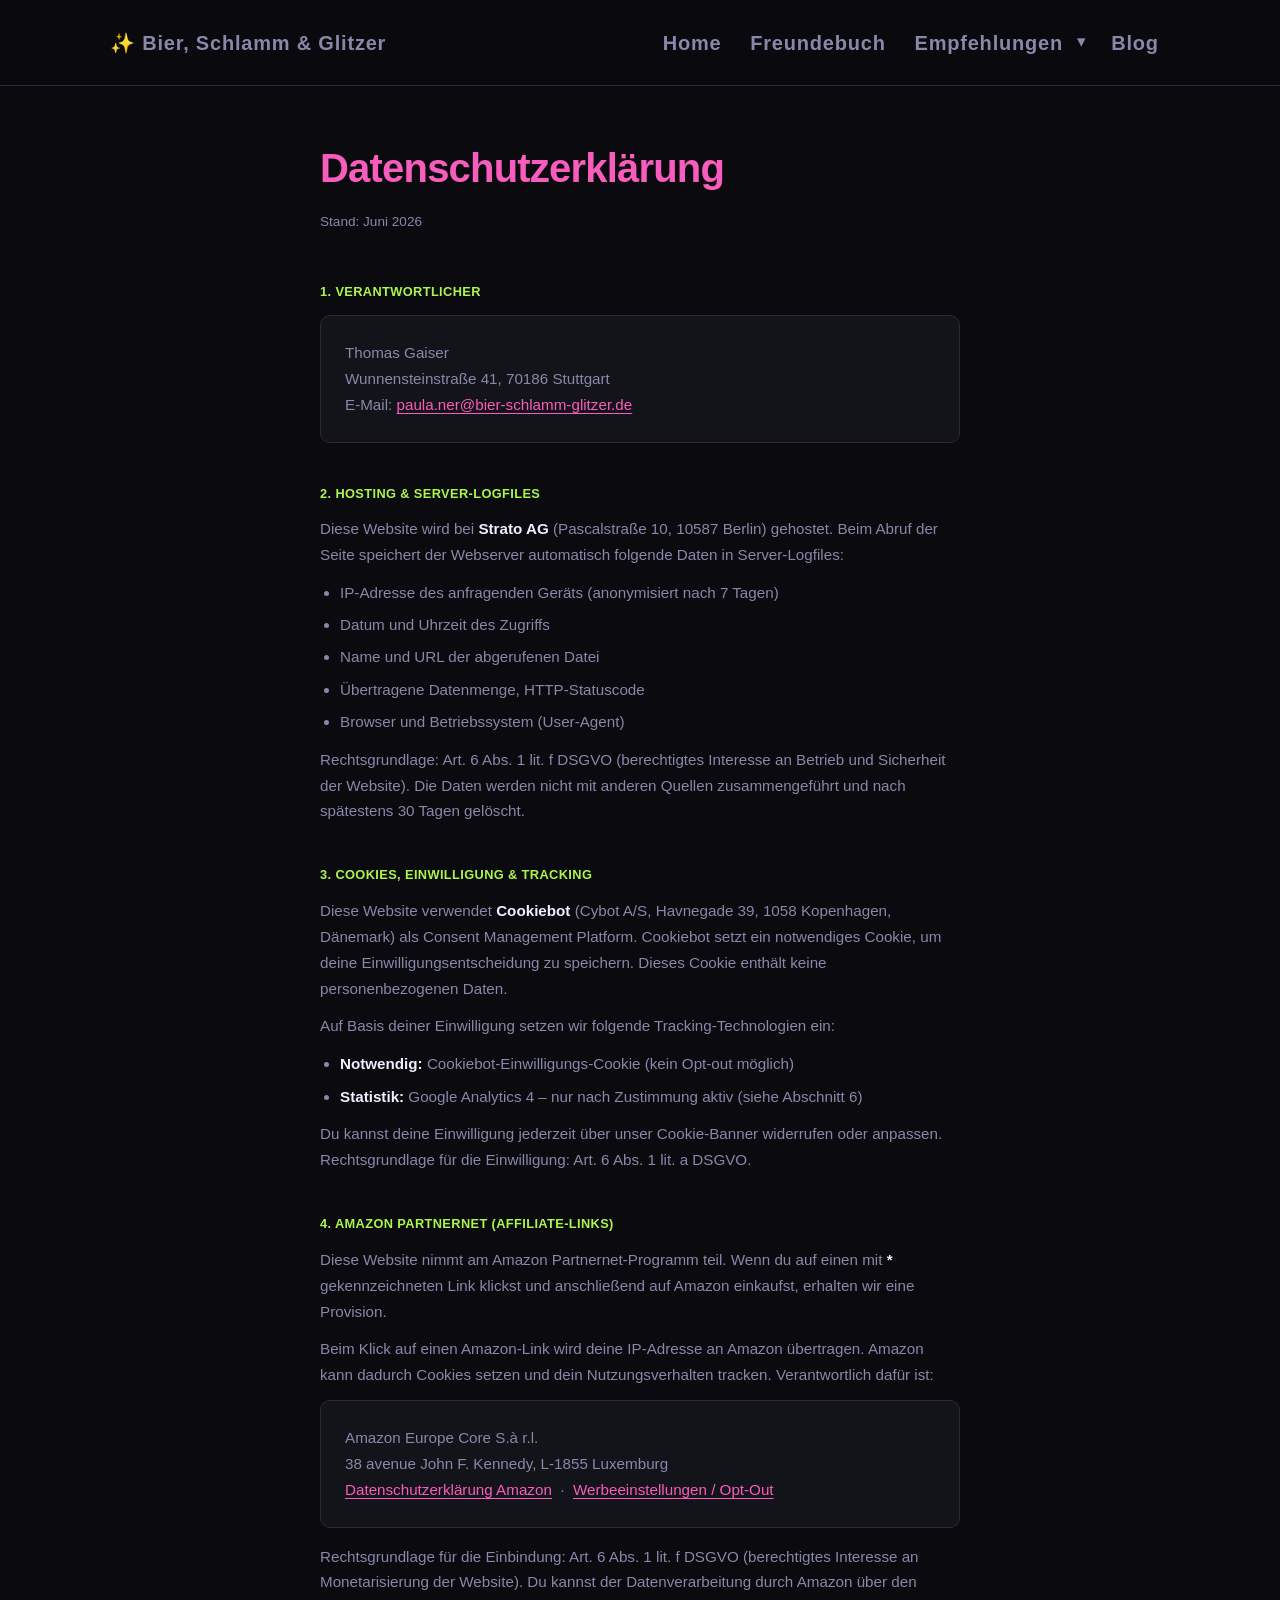
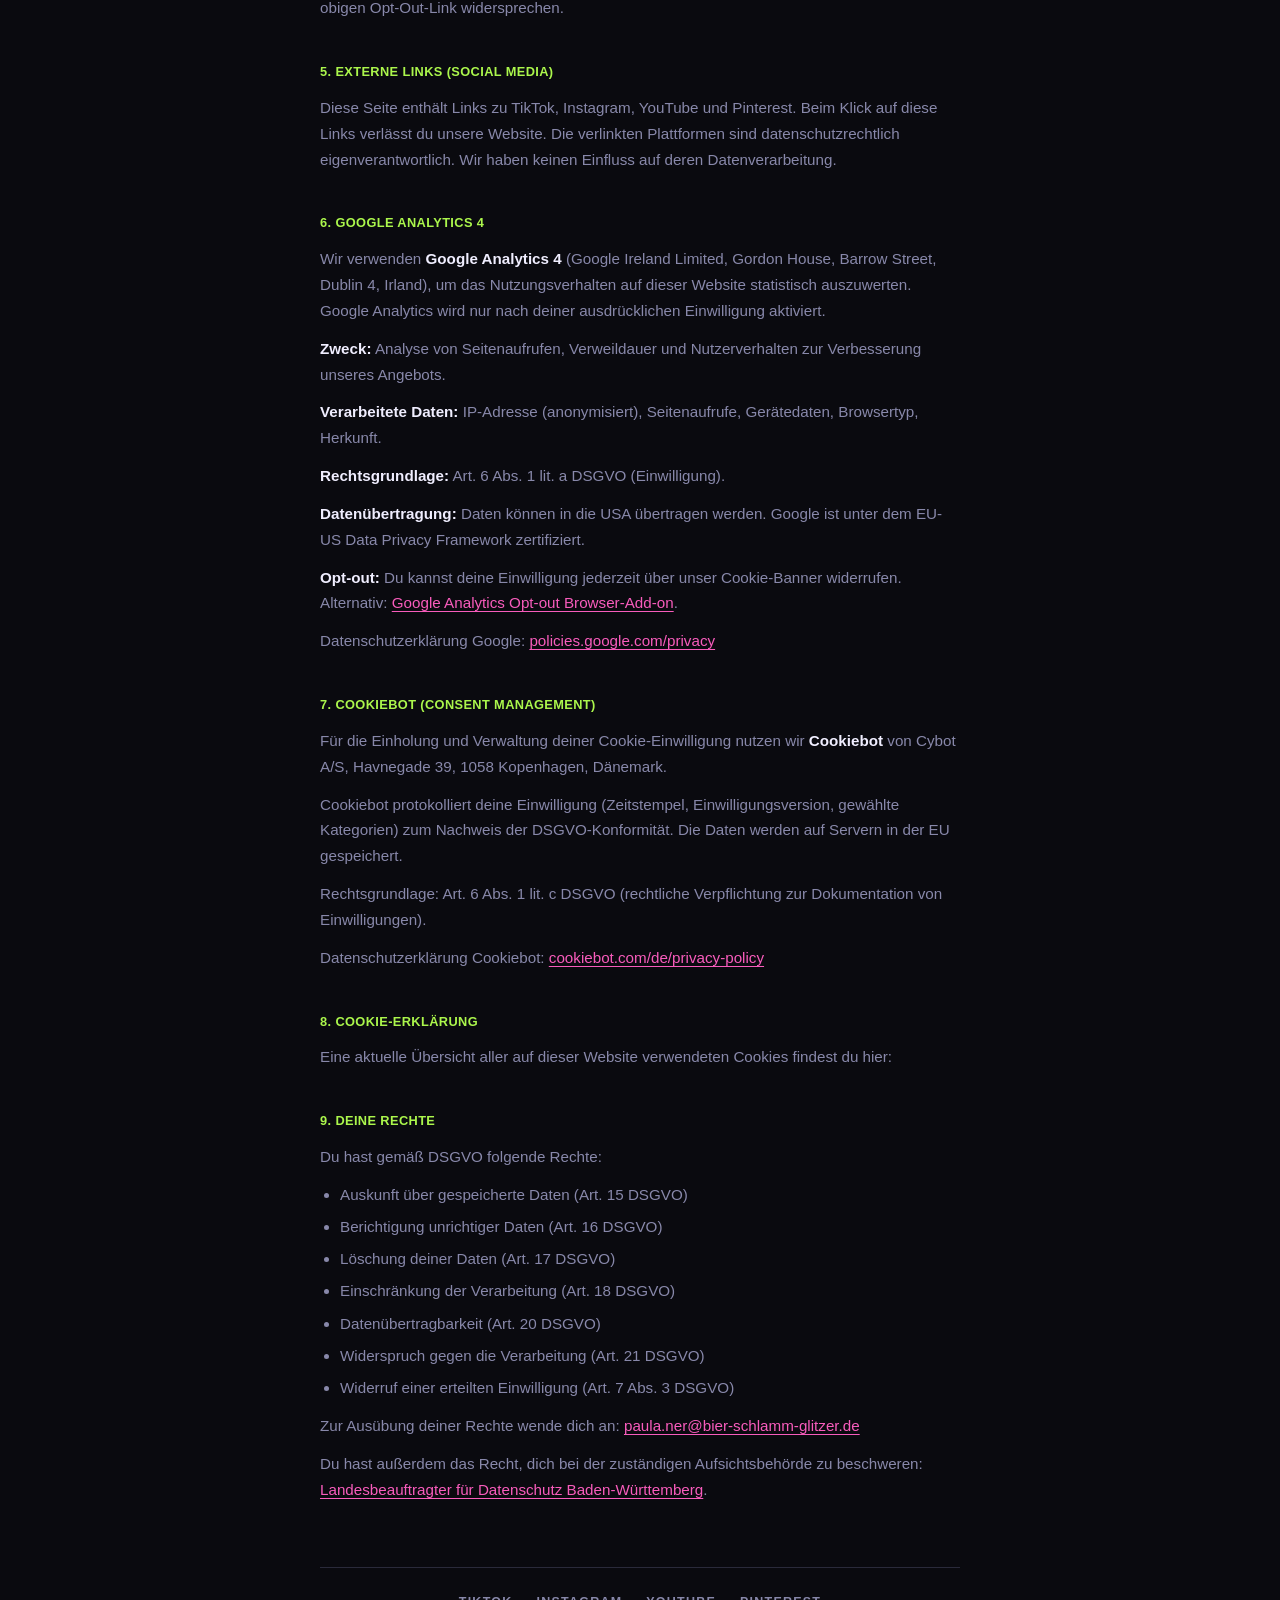
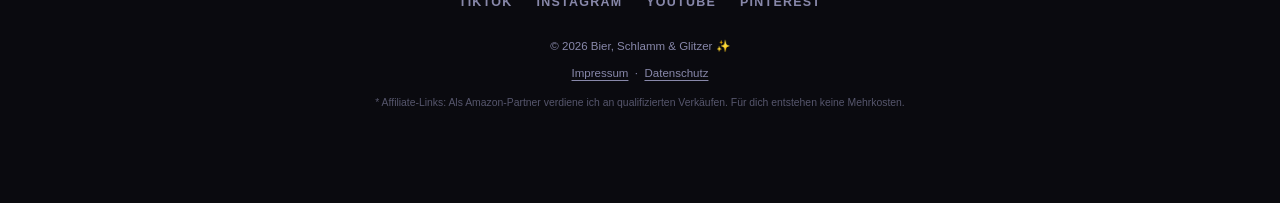
<file: datenschutz.html>
<!DOCTYPE html>
<html lang="de">
<head>
<meta charset="UTF-8">
<meta name="viewport" content="width=device-width, initial-scale=1.0">
<title>Datenschutz – Bier, Schlamm &amp; Glitzer</title>
<link rel="icon" href="/assets/favicon.ico" sizes="any">
<link rel="icon" type="image/png" sizes="32x32" href="/assets/favicon-32x32.png">
<link rel="icon" type="image/png" sizes="16x16" href="/assets/favicon-16x16.png">
<link rel="apple-touch-icon" sizes="180x180" href="/assets/apple-touch-icon.png">
<link rel="icon" type="image/png" sizes="192x192" href="/assets/favicon-192x192.png">
<meta name="robots" content="noindex, follow">
<!-- Cookiebot CMP -->
<script id="Cookiebot" src="https://consent.cookiebot.com/uc.js" data-cbid="ee620da7-14a8-44b0-a4f7-074a5e720215" data-blockingmode="auto" type="text/javascript"></script>
<!-- Google Analytics 4 (consent-gesteuert via Cookiebot) -->
<script async src="https://www.googletagmanager.com/gtag/js?id=G-12998GXV89"></script>
<script>
  window.dataLayer = window.dataLayer || [];
  function gtag(){dataLayer.push(arguments);}
  gtag('js', new Date());
  gtag('config', 'G-12998GXV89', { 'anonymize_ip': true });
</script>
<link rel="stylesheet" href="/assets/nav.css">
<style>
* { margin: 0; padding: 0; box-sizing: border-box; }
:root {
  --neon-pink: #f85cbc;
  --neon-green: #abf64c;
  --dark-bg: #0a0a0f;
  --dark-card: #13131a;
  --dark-border: #2a2a3a;
  --text-main: #f0eeff;
  --text-muted: #8888aa;
}
body {
  font-family: 'Trebuchet MS', 'Segoe UI', sans-serif;
  background-color: var(--dark-bg);
  color: var(--text-main);
  min-height: 100vh;
  line-height: 1.7;
}
.container {
  max-width: 680px;
  margin: 0 auto;
  padding: 3rem 1.25rem 5rem;
}
h1 {
  font-size: clamp(1.8rem, 5vw, 2.5rem);
  font-weight: 900;
  letter-spacing: -0.02em;
  margin-bottom: 0.5rem;
  color: var(--neon-pink);
}
.subtitle {
  color: var(--text-muted);
  font-size: 0.85rem;
  margin-bottom: 3rem;
}
h2 {
  font-size: 1.1rem;
  font-weight: 700;
  color: var(--neon-green);
  margin: 2.5rem 0 0.75rem;
  letter-spacing: 0.03em;
  text-transform: uppercase;
  font-size: 0.8rem;
}
p, li {
  font-size: 0.95rem;
  color: var(--text-muted);
  margin-bottom: 0.75rem;
}
a { color: var(--neon-pink); text-underline-offset: 3px; }
a:hover { color: var(--neon-green); }
ul { padding-left: 1.25rem; margin-bottom: 0.75rem; }
li { margin-bottom: 0.4rem; }
.card {
  background: var(--dark-card);
  border: 1px solid var(--dark-border);
  border-radius: 10px;
  padding: 1.5rem;
  margin-bottom: 1rem;
}
.card p { margin: 0; }
footer {
  margin-top: 4rem;
  padding-top: 1.5rem;
  border-top: 1px solid var(--dark-border);
  font-size: 0.75rem;
  color: var(--text-muted);
  text-align: center;
}
footer a { color: var(--text-muted); }
</style>
</head>
<body>
<!-- SITE HEADER / NAVIGATION -->
<header class="bsg-header">
  <div class="bsg-header-inner">
    <a href="/" class="bsg-logo">✨ Bier, Schlamm &amp; Glitzer</a>
    <button type="button" class="bsg-nav-toggle" id="bsgNavToggle" aria-expanded="false" aria-controls="bsgNav" aria-label="Menü öffnen">
      <span></span><span></span><span></span>
    </button>
    <nav class="bsg-nav" id="bsgNav" aria-label="Hauptnavigation">
      <a href="/" class="bsg-nav-link">Home</a>
      <a href="/festival-freunde-buch/" class="bsg-nav-link">Freundebuch</a>
      <div class="bsg-nav-dropdown" id="bsgDropdown">
        <div class="bsg-nav-dropdown-trigger">
          <a href="/empfehlungen/" class="bsg-nav-link">Empfehlungen</a>
          <button type="button" class="bsg-nav-caret" id="bsgDropdownCaret" aria-expanded="false" aria-controls="bsgDropdownMenu" aria-label="Untermenü Empfehlungen ein-/ausblenden">▾</button>
        </div>
        <div class="bsg-nav-dropdown-menu" id="bsgDropdownMenu">
          <a href="/outfit/" class="bsg-nav-sublink">Outfit</a>
          <a href="/glitzerpulver/" class="bsg-nav-sublink">Glitzerpulver</a>
        </div>
      </div>
      <a href="/blog/" class="bsg-nav-link">Blog</a>
    </nav>
  </div>
</header>

<div class="container">
  <h1>Datenschutz&shy;erklärung</h1>
  <p class="subtitle">Stand: Juni 2026</p>

  <h2>1. Verantwortlicher</h2>
  <div class="card">
    <p>Thomas Gaiser<br>
    Wunnensteinstraße 41, 70186 Stuttgart<br>
    E-Mail: <a href="mailto:paula.ner@bier-schlamm-glitzer.de">paula.ner@bier-schlamm-glitzer.de</a></p>
  </div>

  <h2>2. Hosting &amp; Server-Logfiles</h2>
  <p>Diese Website wird bei <strong style="color:var(--text-main)">Strato AG</strong>
  (Pascalstraße 10, 10587 Berlin) gehostet. Beim Abruf der Seite speichert der
  Webserver automatisch folgende Daten in Server-Logfiles:</p>
  <ul>
    <li>IP-Adresse des anfragenden Geräts (anonymisiert nach 7 Tagen)</li>
    <li>Datum und Uhrzeit des Zugriffs</li>
    <li>Name und URL der abgerufenen Datei</li>
    <li>Übertragene Datenmenge, HTTP-Statuscode</li>
    <li>Browser und Betriebssystem (User-Agent)</li>
  </ul>
  <p>Rechtsgrundlage: Art. 6 Abs. 1 lit. f DSGVO (berechtigtes Interesse an
  Betrieb und Sicherheit der Website). Die Daten werden nicht mit anderen
  Quellen zusammengeführt und nach spätestens 30 Tagen gelöscht.</p>

  <h2>3. Cookies, Einwilligung &amp; Tracking</h2>
  <p>Diese Website verwendet <strong style="color:var(--text-main)">Cookiebot</strong> (Cybot A/S, Havnegade 39, 1058 Kopenhagen, Dänemark) als Consent Management Platform. Cookiebot setzt ein notwendiges Cookie, um deine Einwilligungsentscheidung zu speichern. Dieses Cookie enthält keine personenbezogenen Daten.</p>
  <p>Auf Basis deiner Einwilligung setzen wir folgende Tracking-Technologien ein:</p>
  <ul>
    <li><strong style="color:var(--text-main)">Notwendig:</strong> Cookiebot-Einwilligungs-Cookie (kein Opt-out möglich)</li>
    <li><strong style="color:var(--text-main)">Statistik:</strong> Google Analytics 4 – nur nach Zustimmung aktiv (siehe Abschnitt 6)</li>
  </ul>
  <p>Du kannst deine Einwilligung jederzeit über unser Cookie-Banner widerrufen oder anpassen. Rechtsgrundlage für die Einwilligung: Art. 6 Abs. 1 lit. a DSGVO.</p>

  <h2>4. Amazon Partnernet (Affiliate-Links)</h2>
  <p>Diese Website nimmt am Amazon Partnernet-Programm teil. Wenn du auf einen
  mit <strong style="color:var(--text-main)">*</strong> gekennzeichneten Link klickst
  und anschließend auf Amazon einkaufst, erhalten wir eine Provision.</p>
  <p>Beim Klick auf einen Amazon-Link wird deine IP-Adresse an Amazon übertragen.
  Amazon kann dadurch Cookies setzen und dein Nutzungsverhalten tracken.
  Verantwortlich dafür ist:</p>
  <div class="card">
    <p>Amazon Europe Core S.à r.l.<br>
    38 avenue John F. Kennedy, L-1855 Luxemburg<br>
    <a href="https://www.amazon.de/gp/help/customer/display.html?nodeId=201909010"
       target="_blank" rel="noopener noreferrer">Datenschutzerklärung Amazon</a> &nbsp;·&nbsp;
    <a href="https://www.amazon.de/adprefs" target="_blank" rel="noopener noreferrer">
    Werbeeinstellungen / Opt-Out</a></p>
  </div>
  <p>Rechtsgrundlage für die Einbindung: Art. 6 Abs. 1 lit. f DSGVO
  (berechtigtes Interesse an Monetarisierung der Website). Du kannst der
  Datenverarbeitung durch Amazon über den obigen Opt-Out-Link widersprechen.</p>

  <h2>5. Externe Links (Social Media)</h2>
  <p>Diese Seite enthält Links zu TikTok, Instagram, YouTube und Pinterest.
  Beim Klick auf diese Links verlässt du unsere Website. Die verlinkten
  Plattformen sind datenschutzrechtlich eigenverantwortlich. Wir haben keinen
  Einfluss auf deren Datenverarbeitung.</p>

  <h2>6. Google Analytics 4</h2>
  <p>Wir verwenden <strong style="color:var(--text-main)">Google Analytics 4</strong> (Google Ireland Limited, Gordon House, Barrow Street, Dublin 4, Irland), um das Nutzungsverhalten auf dieser Website statistisch auszuwerten. Google Analytics wird nur nach deiner ausdrücklichen Einwilligung aktiviert.</p>
  <p><strong style="color:var(--text-main)">Zweck:</strong> Analyse von Seitenaufrufen, Verweildauer und Nutzerverhalten zur Verbesserung unseres Angebots.</p>
  <p><strong style="color:var(--text-main)">Verarbeitete Daten:</strong> IP-Adresse (anonymisiert), Seitenaufrufe, Gerätedaten, Browsertyp, Herkunft.</p>
  <p><strong style="color:var(--text-main)">Rechtsgrundlage:</strong> Art. 6 Abs. 1 lit. a DSGVO (Einwilligung).</p>
  <p><strong style="color:var(--text-main)">Datenübertragung:</strong> Daten können in die USA übertragen werden. Google ist unter dem EU-US Data Privacy Framework zertifiziert.</p>
  <p><strong style="color:var(--text-main)">Opt-out:</strong> Du kannst deine Einwilligung jederzeit über unser Cookie-Banner widerrufen. Alternativ: <a href="https://tools.google.com/dlpage/gaoptout" target="_blank" rel="noopener noreferrer">Google Analytics Opt-out Browser-Add-on</a>.</p>
  <p>Datenschutzerklärung Google: <a href="https://policies.google.com/privacy" target="_blank" rel="noopener noreferrer">policies.google.com/privacy</a></p>

  <h2>7. Cookiebot (Consent Management)</h2>
  <p>Für die Einholung und Verwaltung deiner Cookie-Einwilligung nutzen wir <strong style="color:var(--text-main)">Cookiebot</strong> von Cybot A/S, Havnegade 39, 1058 Kopenhagen, Dänemark.</p>
  <p>Cookiebot protokolliert deine Einwilligung (Zeitstempel, Einwilligungsversion, gewählte Kategorien) zum Nachweis der DSGVO-Konformität. Die Daten werden auf Servern in der EU gespeichert.</p>
  <p>Rechtsgrundlage: Art. 6 Abs. 1 lit. c DSGVO (rechtliche Verpflichtung zur Dokumentation von Einwilligungen).</p>
  <p>Datenschutzerklärung Cookiebot: <a href="https://www.cookiebot.com/de/privacy-policy/" target="_blank" rel="noopener noreferrer">cookiebot.com/de/privacy-policy</a></p>

  <h2>8. Cookie-Erklärung</h2>
  <p>Eine aktuelle Übersicht aller auf dieser Website verwendeten Cookies findest du hier:</p>
  <script id="CookieDeclaration" src="https://consent.cookiebot.com/ee620da7-14a8-44b0-a4f7-074a5e720215/cd.js" type="text/javascript" async></script>

  <h2>9. Deine Rechte</h2>
  <p>Du hast gemäß DSGVO folgende Rechte:</p>
  <ul>
    <li>Auskunft über gespeicherte Daten (Art. 15 DSGVO)</li>
    <li>Berichtigung unrichtiger Daten (Art. 16 DSGVO)</li>
    <li>Löschung deiner Daten (Art. 17 DSGVO)</li>
    <li>Einschränkung der Verarbeitung (Art. 18 DSGVO)</li>
    <li>Datenübertragbarkeit (Art. 20 DSGVO)</li>
    <li>Widerspruch gegen die Verarbeitung (Art. 21 DSGVO)</li>
    <li>Widerruf einer erteilten Einwilligung (Art. 7 Abs. 3 DSGVO)</li>
  </ul>
  <p>Zur Ausübung deiner Rechte wende dich an:
  <a href="mailto:paula.ner@bier-schlamm-glitzer.de">paula.ner@bier-schlamm-glitzer.de</a></p>
  <p>Du hast außerdem das Recht, dich bei der zuständigen Aufsichtsbehörde
  zu beschweren: <a href="https://www.baden-wuerttemberg.datenschutz.de"
  target="_blank" rel="noopener noreferrer">Landesbeauftragter für Datenschutz
  Baden-Württemberg</a>.</p>

  <footer>
    <nav style="display:flex;justify-content:center;gap:1.5rem;flex-wrap:wrap;margin-bottom:1.5rem;" aria-label="Social Media">
      <a href="https://www.tiktok.com/@bier.schlamm.glitzer" target="_blank" rel="noopener noreferrer" style="color:var(--text-muted);text-decoration:none;font-size:0.78rem;font-weight:700;letter-spacing:0.1em;text-transform:uppercase;transition:color 0.2s;" onmouseover="this.style.color='var(--neon-pink)'" onmouseout="this.style.color='var(--text-muted)'">TikTok</a>
      <a href="https://www.instagram.com/bier.schlamm.glitzer/" target="_blank" rel="noopener noreferrer" style="color:var(--text-muted);text-decoration:none;font-size:0.78rem;font-weight:700;letter-spacing:0.1em;text-transform:uppercase;transition:color 0.2s;" onmouseover="this.style.color='var(--neon-pink)'" onmouseout="this.style.color='var(--text-muted)'">Instagram</a>
      <a href="https://www.youtube.com/@bier.schlamm.glitzer" target="_blank" rel="noopener noreferrer" style="color:var(--text-muted);text-decoration:none;font-size:0.78rem;font-weight:700;letter-spacing:0.1em;text-transform:uppercase;transition:color 0.2s;" onmouseover="this.style.color='var(--neon-pink)'" onmouseout="this.style.color='var(--text-muted)'">YouTube</a>
      <a href="https://de.pinterest.com/bierschlammglitzer/" target="_blank" rel="noopener noreferrer" style="color:var(--text-muted);text-decoration:none;font-size:0.78rem;font-weight:700;letter-spacing:0.1em;text-transform:uppercase;transition:color 0.2s;" onmouseover="this.style.color='var(--neon-pink)'" onmouseout="this.style.color='var(--text-muted)'">Pinterest</a>
    </nav>
    <p style="font-size:0.72rem;color:var(--text-muted);margin-bottom:0.5rem;">© 2026 Bier, Schlamm &amp; Glitzer ✨</p>
    <p style="font-size:0.72rem;color:var(--text-muted);margin-bottom:0.5rem;">
      <a href="/impressum" style="color:var(--text-muted);">Impressum</a> &nbsp;·&nbsp;
      <a href="/datenschutz" style="color:var(--text-muted);">Datenschutz</a>
    </p>
    <p style="margin-top:0.6rem;font-size:0.65rem;color:var(--text-muted);opacity:0.6;">* Affiliate-Links: Als Amazon-Partner verdiene ich an qualifizierten Verkäufen. Für dich entstehen keine Mehrkosten.</p>
  </footer>
</div>

<script src="/assets/nav.js" defer></script>
</body>
</html>
</file>
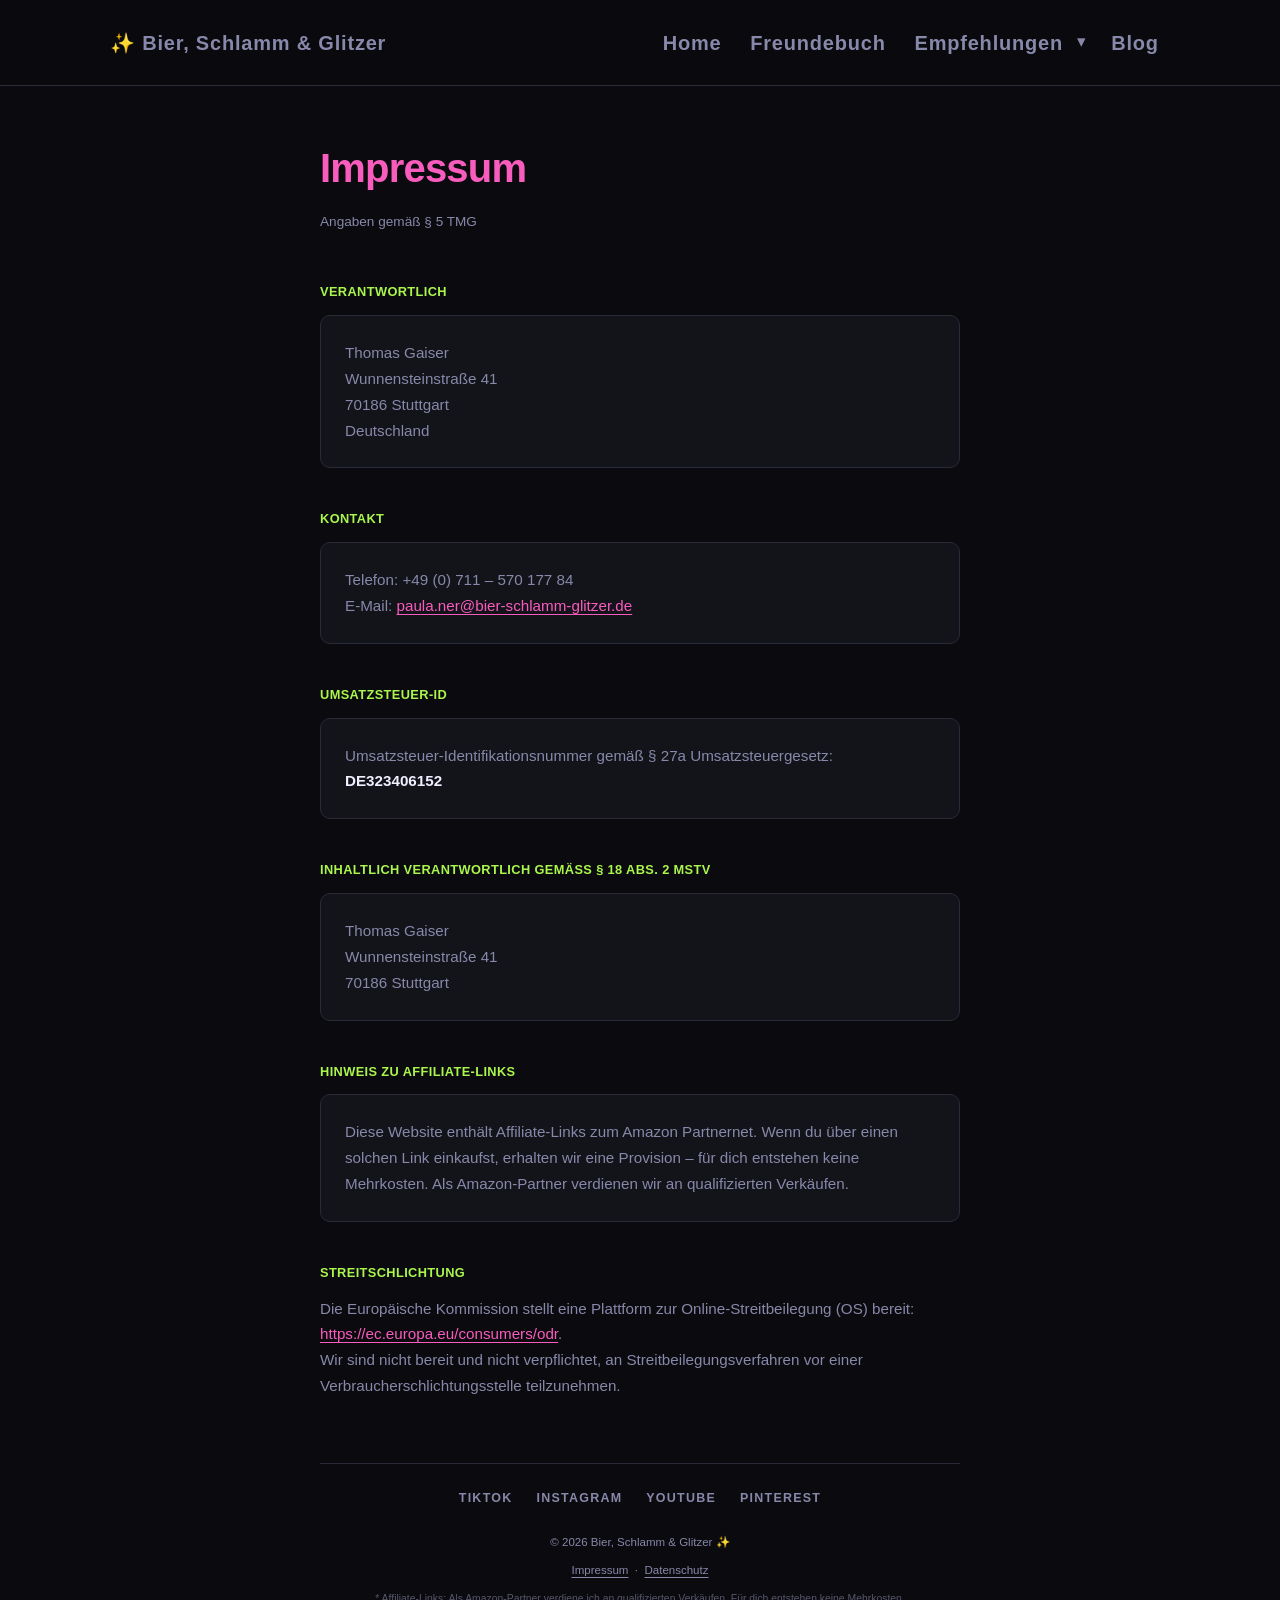
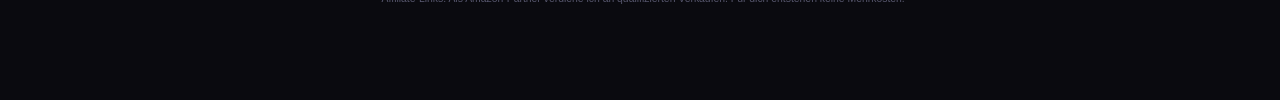
<file: impressum.html>
<!DOCTYPE html>
<html lang="de">
<head>
<meta charset="UTF-8">
<meta name="viewport" content="width=device-width, initial-scale=1.0">
<title>Impressum – Bier, Schlamm &amp; Glitzer</title>
<link rel="icon" href="/assets/favicon.ico" sizes="any">
<link rel="icon" type="image/png" sizes="32x32" href="/assets/favicon-32x32.png">
<link rel="icon" type="image/png" sizes="16x16" href="/assets/favicon-16x16.png">
<link rel="apple-touch-icon" sizes="180x180" href="/assets/apple-touch-icon.png">
<link rel="icon" type="image/png" sizes="192x192" href="/assets/favicon-192x192.png">
<meta name="robots" content="noindex, follow">
<!-- Cookiebot CMP -->
<script id="Cookiebot" src="https://consent.cookiebot.com/uc.js" data-cbid="ee620da7-14a8-44b0-a4f7-074a5e720215" data-blockingmode="auto" type="text/javascript"></script>
<!-- Google Analytics 4 (consent-gesteuert via Cookiebot) -->
<script async src="https://www.googletagmanager.com/gtag/js?id=G-12998GXV89"></script>
<script>
  window.dataLayer = window.dataLayer || [];
  function gtag(){dataLayer.push(arguments);}
  gtag('js', new Date());
  gtag('config', 'G-12998GXV89', { 'anonymize_ip': true });
</script>
<link rel="stylesheet" href="/assets/nav.css">
<style>
* { margin: 0; padding: 0; box-sizing: border-box; }
:root {
  --neon-pink: #f85cbc;
  --neon-green: #abf64c;
  --dark-bg: #0a0a0f;
  --dark-card: #13131a;
  --dark-border: #2a2a3a;
  --text-main: #f0eeff;
  --text-muted: #8888aa;
}
body {
  font-family: 'Trebuchet MS', 'Segoe UI', sans-serif;
  background-color: var(--dark-bg);
  color: var(--text-main);
  min-height: 100vh;
  line-height: 1.7;
}
.container {
  max-width: 680px;
  margin: 0 auto;
  padding: 3rem 1.25rem 5rem;
}
h1 {
  font-size: clamp(1.8rem, 5vw, 2.5rem);
  font-weight: 900;
  letter-spacing: -0.02em;
  margin-bottom: 0.5rem;
  color: var(--neon-pink);
}
.subtitle {
  color: var(--text-muted);
  font-size: 0.85rem;
  margin-bottom: 3rem;
}
h2 {
  font-size: 1.1rem;
  font-weight: 700;
  color: var(--neon-green);
  margin: 2.5rem 0 0.75rem;
  letter-spacing: 0.03em;
  text-transform: uppercase;
  font-size: 0.8rem;
}
p, li {
  font-size: 0.95rem;
  color: var(--text-muted);
  margin-bottom: 0.75rem;
}
a { color: var(--neon-pink); text-underline-offset: 3px; }
a:hover { color: var(--neon-green); }
ul { padding-left: 1.25rem; margin-bottom: 0.75rem; }
li { margin-bottom: 0.4rem; }
.card {
  background: var(--dark-card);
  border: 1px solid var(--dark-border);
  border-radius: 10px;
  padding: 1.5rem;
  margin-bottom: 1rem;
}
.card p { margin: 0; }
footer {
  margin-top: 4rem;
  padding-top: 1.5rem;
  border-top: 1px solid var(--dark-border);
  font-size: 0.75rem;
  color: var(--text-muted);
  text-align: center;
}
footer a { color: var(--text-muted); }
</style>
</head>
<body>
<!-- SITE HEADER / NAVIGATION -->
<header class="bsg-header">
  <div class="bsg-header-inner">
    <a href="/" class="bsg-logo">✨ Bier, Schlamm &amp; Glitzer</a>
    <button type="button" class="bsg-nav-toggle" id="bsgNavToggle" aria-expanded="false" aria-controls="bsgNav" aria-label="Menü öffnen">
      <span></span><span></span><span></span>
    </button>
    <nav class="bsg-nav" id="bsgNav" aria-label="Hauptnavigation">
      <a href="/" class="bsg-nav-link">Home</a>
      <a href="/festival-freunde-buch/" class="bsg-nav-link">Freundebuch</a>
      <div class="bsg-nav-dropdown" id="bsgDropdown">
        <div class="bsg-nav-dropdown-trigger">
          <a href="/empfehlungen/" class="bsg-nav-link">Empfehlungen</a>
          <button type="button" class="bsg-nav-caret" id="bsgDropdownCaret" aria-expanded="false" aria-controls="bsgDropdownMenu" aria-label="Untermenü Empfehlungen ein-/ausblenden">▾</button>
        </div>
        <div class="bsg-nav-dropdown-menu" id="bsgDropdownMenu">
          <a href="/outfit/" class="bsg-nav-sublink">Outfit</a>
          <a href="/glitzerpulver/" class="bsg-nav-sublink">Glitzerpulver</a>
        </div>
      </div>
      <a href="/blog/" class="bsg-nav-link">Blog</a>
    </nav>
  </div>
</header>

<div class="container">
  <h1>Impressum</h1>
  <p class="subtitle">Angaben gemäß § 5 TMG</p>

  <h2>Verantwortlich</h2>
  <div class="card">
    <p>Thomas Gaiser<br>
    Wunnensteinstraße 41<br>
    70186 Stuttgart<br>
    Deutschland</p>
  </div>

  <h2>Kontakt</h2>
  <div class="card">
    <p>Telefon: +49 (0) 711 – 570 177 84<br>
    E-Mail: <a href="mailto:paula.ner@bier-schlamm-glitzer.de">paula.ner@bier-schlamm-glitzer.de</a></p>
  </div>

  <h2>Umsatzsteuer-ID</h2>
  <div class="card">
    <p>Umsatzsteuer-Identifikationsnummer gemäß § 27a Umsatzsteuergesetz:<br>
    <strong style="color: var(--text-main);">DE323406152</strong></p>
  </div>

  <h2>Inhaltlich verantwortlich gemäß § 18 Abs. 2 MStV</h2>
  <div class="card">
    <p>Thomas Gaiser<br>
    Wunnensteinstraße 41<br>
    70186 Stuttgart</p>
  </div>

  <h2>Hinweis zu Affiliate-Links</h2>
  <div class="card">
    <p>Diese Website enthält Affiliate-Links zum Amazon Partnernet. Wenn du über
    einen solchen Link einkaufst, erhalten wir eine Provision – für dich entstehen
    keine Mehrkosten. Als Amazon-Partner verdienen wir an qualifizierten Verkäufen.</p>
  </div>

  <h2>Streitschlichtung</h2>
  <p>Die Europäische Kommission stellt eine Plattform zur Online-Streitbeilegung (OS)
  bereit: <a href="https://ec.europa.eu/consumers/odr" target="_blank" rel="noopener noreferrer">https://ec.europa.eu/consumers/odr</a>.<br>
  Wir sind nicht bereit und nicht verpflichtet, an Streitbeilegungsverfahren vor einer
  Verbraucherschlichtungsstelle teilzunehmen.</p>

  <footer>
    <nav style="display:flex;justify-content:center;gap:1.5rem;flex-wrap:wrap;margin-bottom:1.5rem;" aria-label="Social Media">
      <a href="https://www.tiktok.com/@bier.schlamm.glitzer" target="_blank" rel="noopener noreferrer" style="color:var(--text-muted);text-decoration:none;font-size:0.78rem;font-weight:700;letter-spacing:0.1em;text-transform:uppercase;transition:color 0.2s;" onmouseover="this.style.color='var(--neon-pink)'" onmouseout="this.style.color='var(--text-muted)'">TikTok</a>
      <a href="https://www.instagram.com/bier.schlamm.glitzer/" target="_blank" rel="noopener noreferrer" style="color:var(--text-muted);text-decoration:none;font-size:0.78rem;font-weight:700;letter-spacing:0.1em;text-transform:uppercase;transition:color 0.2s;" onmouseover="this.style.color='var(--neon-pink)'" onmouseout="this.style.color='var(--text-muted)'">Instagram</a>
      <a href="https://www.youtube.com/@bier.schlamm.glitzer" target="_blank" rel="noopener noreferrer" style="color:var(--text-muted);text-decoration:none;font-size:0.78rem;font-weight:700;letter-spacing:0.1em;text-transform:uppercase;transition:color 0.2s;" onmouseover="this.style.color='var(--neon-pink)'" onmouseout="this.style.color='var(--text-muted)'">YouTube</a>
      <a href="https://de.pinterest.com/bierschlammglitzer/" target="_blank" rel="noopener noreferrer" style="color:var(--text-muted);text-decoration:none;font-size:0.78rem;font-weight:700;letter-spacing:0.1em;text-transform:uppercase;transition:color 0.2s;" onmouseover="this.style.color='var(--neon-pink)'" onmouseout="this.style.color='var(--text-muted)'">Pinterest</a>
    </nav>
    <p style="font-size:0.72rem;color:var(--text-muted);margin-bottom:0.5rem;">© 2026 Bier, Schlamm &amp; Glitzer ✨</p>
    <p style="font-size:0.72rem;color:var(--text-muted);margin-bottom:0.5rem;">
      <a href="/impressum" style="color:var(--text-muted);">Impressum</a> &nbsp;·&nbsp;
      <a href="/datenschutz" style="color:var(--text-muted);">Datenschutz</a>
    </p>
    <p style="margin-top:0.6rem;font-size:0.65rem;color:var(--text-muted);opacity:0.6;">* Affiliate-Links: Als Amazon-Partner verdiene ich an qualifizierten Verkäufen. Für dich entstehen keine Mehrkosten.</p>
  </footer>
</div>

<script src="/assets/nav.js" defer></script>
</body>
</html>
</file>
<file: assets/nav.css>
/* ==========================================================================
   Bier, Schlamm & Glitzer – geteilte Site-Navigation (Header)
   Wird auf allen Seiten per <link> eingebunden, siehe assets/nav.js fürs Verhalten.
   ========================================================================== */

.bsg-header {
  position: sticky;
  top: 0;
  z-index: 100;
  background: rgba(10, 10, 15, 0.92);
  backdrop-filter: blur(10px);
  -webkit-backdrop-filter: blur(10px);
  border-bottom: 1px solid #2a2a3a;
}

.bsg-header-inner {
  position: relative;
  max-width: 1100px;
  margin: 0 auto;
  padding: 1.1rem 1.25rem;
  display: flex;
  align-items: center;
  justify-content: space-between;
  gap: 2rem;
  font-family: 'Trebuchet MS', 'Segoe UI', sans-serif;
}

.bsg-logo {
  display: inline-flex;
  align-items: center;
  gap: 0.55rem;
  /* Gleiche Schriftgröße/-farbe wie die Nav-Links (Home, Freundebuch, ...),
     damit Logo-Text und Nav optisch auf einer Linie liegen statt "verrutscht"
     zu wirken. */
  font-size: 1.25rem;
  font-weight: 700;
  letter-spacing: 0.04em;
  color: #8888aa;
  text-decoration: none;
  white-space: nowrap;
  transition: color 0.2s ease;
}
.bsg-logo:hover { color: #f0eeff; }

.bsg-logo-wrap {
  position: relative;
  width: 40px;
  height: 40px;
  flex-shrink: 0;
}

.bsg-logo-ring {
  /* Statisch (keine Rotation): bei 40px sorgt eine animierte Drehung eines so
     schmalen Rings für sichtbare Rundungs-/Antialiasing-Fehler pro Frame
     ("Eiern", ungleiche Randstärke). Auf der Startseite (180px Hero-Avatar)
     ist der Ring groß genug, dass das nicht auffällt – hier bewusst weggelassen. */
  position: absolute;
  inset: -1px;
  border-radius: 50%;
  background: conic-gradient(
    #ff4f28 0deg,
    #f85cbc 90deg,
    #abf64c 200deg,
    #ff4f28 360deg
  );
  z-index: 0;
}

.bsg-logo-inner {
  position: absolute;
  inset: 1px;
  border-radius: 50%;
  background: #0a0a0f;
  z-index: 1;
}

.bsg-logo-img {
  position: absolute;
  inset: 2px;
  width: calc(100% - 4px);
  height: calc(100% - 4px);
  border-radius: 50%;
  object-fit: cover;
  z-index: 2;
}

/* Hamburger-Button (nur mobil sichtbar) */
.bsg-nav-toggle {
  display: none;
  flex-direction: column;
  justify-content: center;
  align-items: center;
  gap: 4px;
  width: 34px;
  height: 34px;
  background: transparent;
  border: 1px solid #2a2a3a;
  border-radius: 6px;
  cursor: pointer;
  padding: 0;
  flex-shrink: 0;
}
.bsg-nav-toggle span {
  display: block;
  width: 16px;
  height: 2px;
  background: #f0eeff;
  border-radius: 2px;
  transition: transform 0.2s ease, opacity 0.2s ease;
}
.bsg-nav-toggle[aria-expanded="true"] span:nth-child(1) { transform: translateY(6px) rotate(45deg); }
.bsg-nav-toggle[aria-expanded="true"] span:nth-child(2) { opacity: 0; }
.bsg-nav-toggle[aria-expanded="true"] span:nth-child(3) { transform: translateY(-6px) rotate(-45deg); }

.bsg-nav {
  display: flex;
  align-items: center;
  gap: 0.4rem;
}

.bsg-nav-link {
  display: inline-block;
  color: #8888aa;
  text-decoration: none;
  font-size: 1.25rem;
  font-weight: 700;
  letter-spacing: 0.04em;
  padding: 0.5rem 0.7rem;
  border-radius: 6px;
  background: transparent;
  border: none;
  cursor: pointer;
  transition: color 0.2s ease, background 0.2s ease;
}

.bsg-nav-link:hover,
.bsg-nav-link:focus-visible {
  color: #f0eeff;
  background: rgba(248, 92, 188, 0.1);
}

.bsg-nav-link.active,
.bsg-nav-link[aria-current="page"] {
  color: #f85cbc;
}

.bsg-nav-dropdown { position: relative; }

.bsg-nav-dropdown-trigger {
  display: flex;
  align-items: center;
}

.bsg-nav-caret {
  background: transparent;
  border: none;
  color: #8888aa;
  font-size: 1.05rem;
  line-height: 1;
  cursor: pointer;
  padding: 0.5rem 0.5rem;
  margin-left: -0.35rem;
  transition: color 0.2s ease, transform 0.2s ease;
}
.bsg-nav-caret:hover { color: #f0eeff; }
.bsg-nav-dropdown.open .bsg-nav-caret { transform: rotate(180deg); }

.bsg-nav-dropdown-menu {
  display: none;
  flex-direction: column;
  gap: 0.15rem;
}

.bsg-nav-dropdown.open .bsg-nav-dropdown-menu {
  display: flex;
}

.bsg-nav-sublink {
  display: block;
  color: #8888aa;
  text-decoration: none;
  font-size: 1.1rem;
  font-weight: 700;
  padding: 0.55rem 0.7rem;
  border-radius: 6px;
  transition: color 0.2s ease, background 0.2s ease;
}
.bsg-nav-sublink:hover,
.bsg-nav-sublink:focus-visible {
  color: #f0eeff;
  background: rgba(248, 92, 188, 0.1);
}
.bsg-nav-sublink.active,
.bsg-nav-sublink[aria-current="page"] { color: #f85cbc; }

/* === Desktop: Dropdown per Hover/Focus als Flyout === */
/* Breakpoint bei 921px: Logo (mit Portrait) + Nav brauchen zusammen mit dem
   größeren Abstand dazwischen ca. 870px, plus Puffer. Ab hier passt alles
   in eine Zeile, ohne dass rechts etwas abgeschnitten wird. */
@media (min-width: 921px) {
  .bsg-nav-dropdown-menu {
    position: absolute;
    /* top sitzt bündig am Trigger (kein Gap) - eine Lücke hier würde beim
       Runterfahren mit der Maus den :hover-Zustand unterbrechen und das Menü
       schließen, bevor man den nächsten Punkt anklicken kann. Der optische
       Abstand kommt stattdessen über padding-top, das bleibt Teil der
       hoverbaren Fläche. */
    top: 100%;
    left: 0;
    min-width: 220px;
    background: #13131a;
    border: 1px solid #2a2a3a;
    border-radius: 10px;
    padding: 0.6rem 0.4rem;
    box-shadow: 0 20px 40px rgba(0, 0, 0, 0.5);
    z-index: 10;
  }
  .bsg-nav-dropdown:hover .bsg-nav-dropdown-menu,
  .bsg-nav-dropdown:focus-within .bsg-nav-dropdown-menu {
    display: flex;
  }
  .bsg-nav-dropdown:hover .bsg-nav-caret,
  .bsg-nav-dropdown:focus-within .bsg-nav-caret {
    transform: rotate(180deg);
  }
}

/* === Mobil/Tablet: Hamburger + gestapeltes Menü === */
@media (max-width: 920px) {
  .bsg-nav-toggle { display: flex; }

  /* Weniger Pflicht-Abstand zwischen Logo und Hamburger, damit auf schmalen
     Screens nichts über den Viewport hinausgeschoben wird. */
  .bsg-header-inner { gap: 0.6rem; padding: 0.9rem 1rem; }

  /* Logo muss als Flex-Item unter seine Inhaltsbreite schrumpfen dürfen
     (Default ist min-width: auto), sonst drückt der lange Schriftzug den
     Hamburger-Button aus dem sichtbaren Bereich. */
  .bsg-logo { min-width: 0; gap: 0.4rem; font-size: clamp(0.85rem, 4.2vw, 1.1rem); }
  .bsg-logo-wrap { width: 32px; height: 32px; }
  .bsg-logo span {
    min-width: 0;
    overflow: hidden;
    text-overflow: ellipsis;
  }

  .bsg-nav {
    display: none;
    position: absolute;
    top: 100%;
    left: 0;
    right: 0;
    flex-direction: column;
    align-items: stretch;
    background: #0a0a0f;
    border-bottom: 1px solid #2a2a3a;
    padding: 0.5rem 1.25rem 1rem;
    gap: 0.1rem;
  }
  .bsg-nav.open { display: flex; }

  .bsg-nav-link { width: 100%; text-align: left; padding: 0.75rem 0.7rem; }

  .bsg-nav-dropdown-trigger .bsg-nav-link { flex: 1; }
  .bsg-nav-dropdown-menu { padding-left: 1rem; }
  .bsg-nav-sublink { padding: 0.7rem 0.7rem; }
}
</file>
